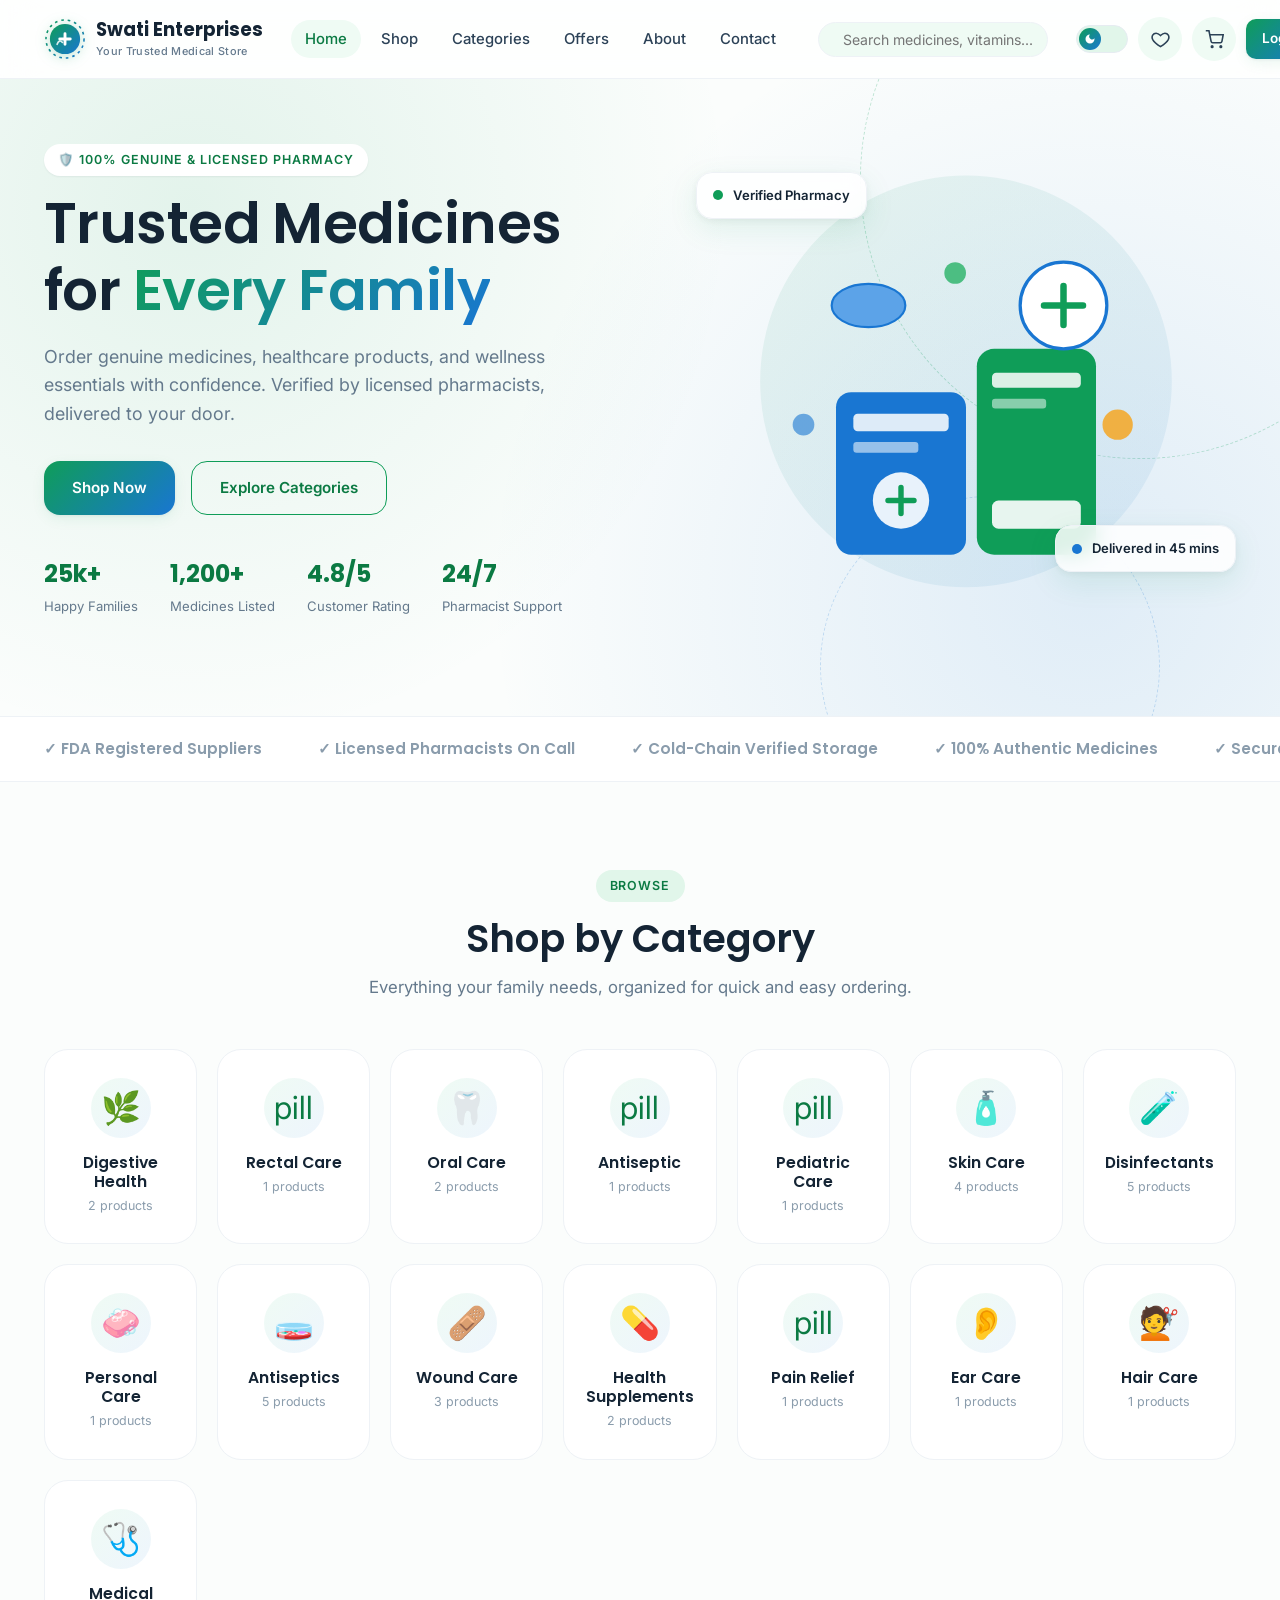
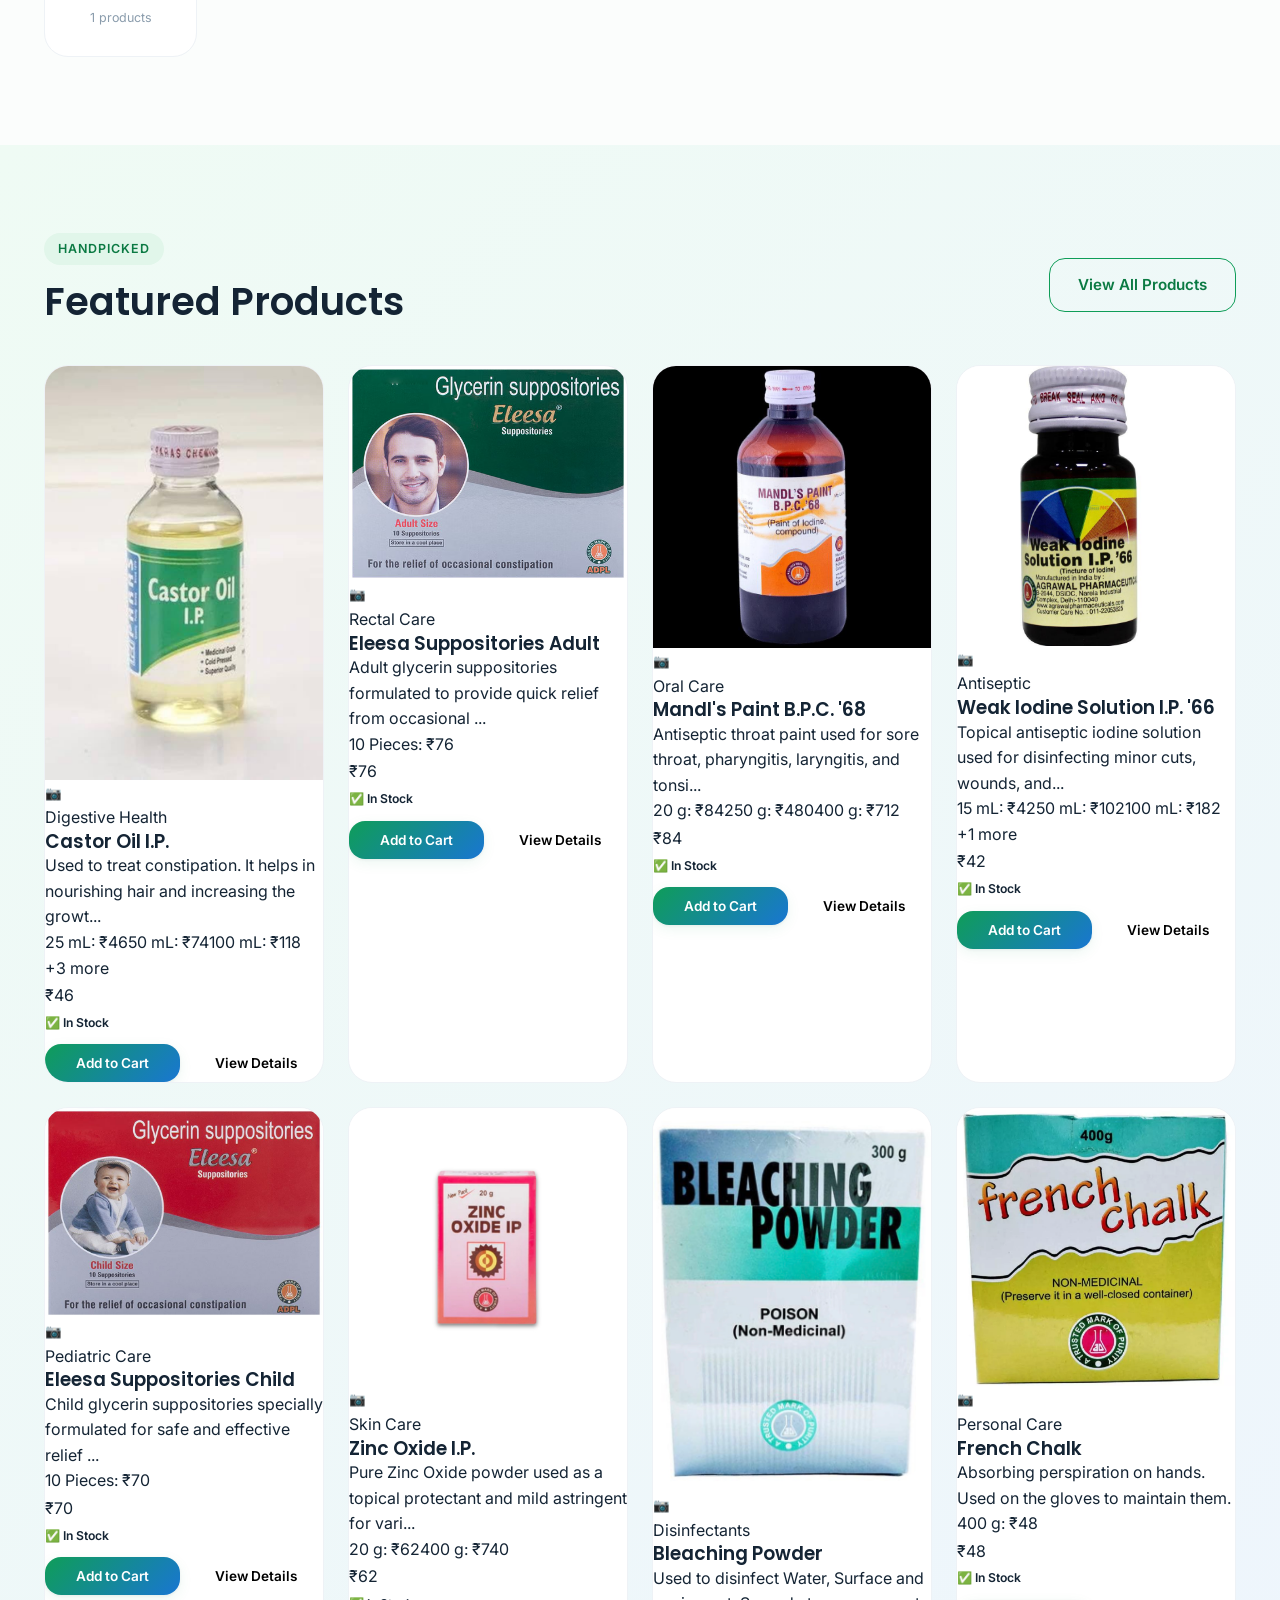
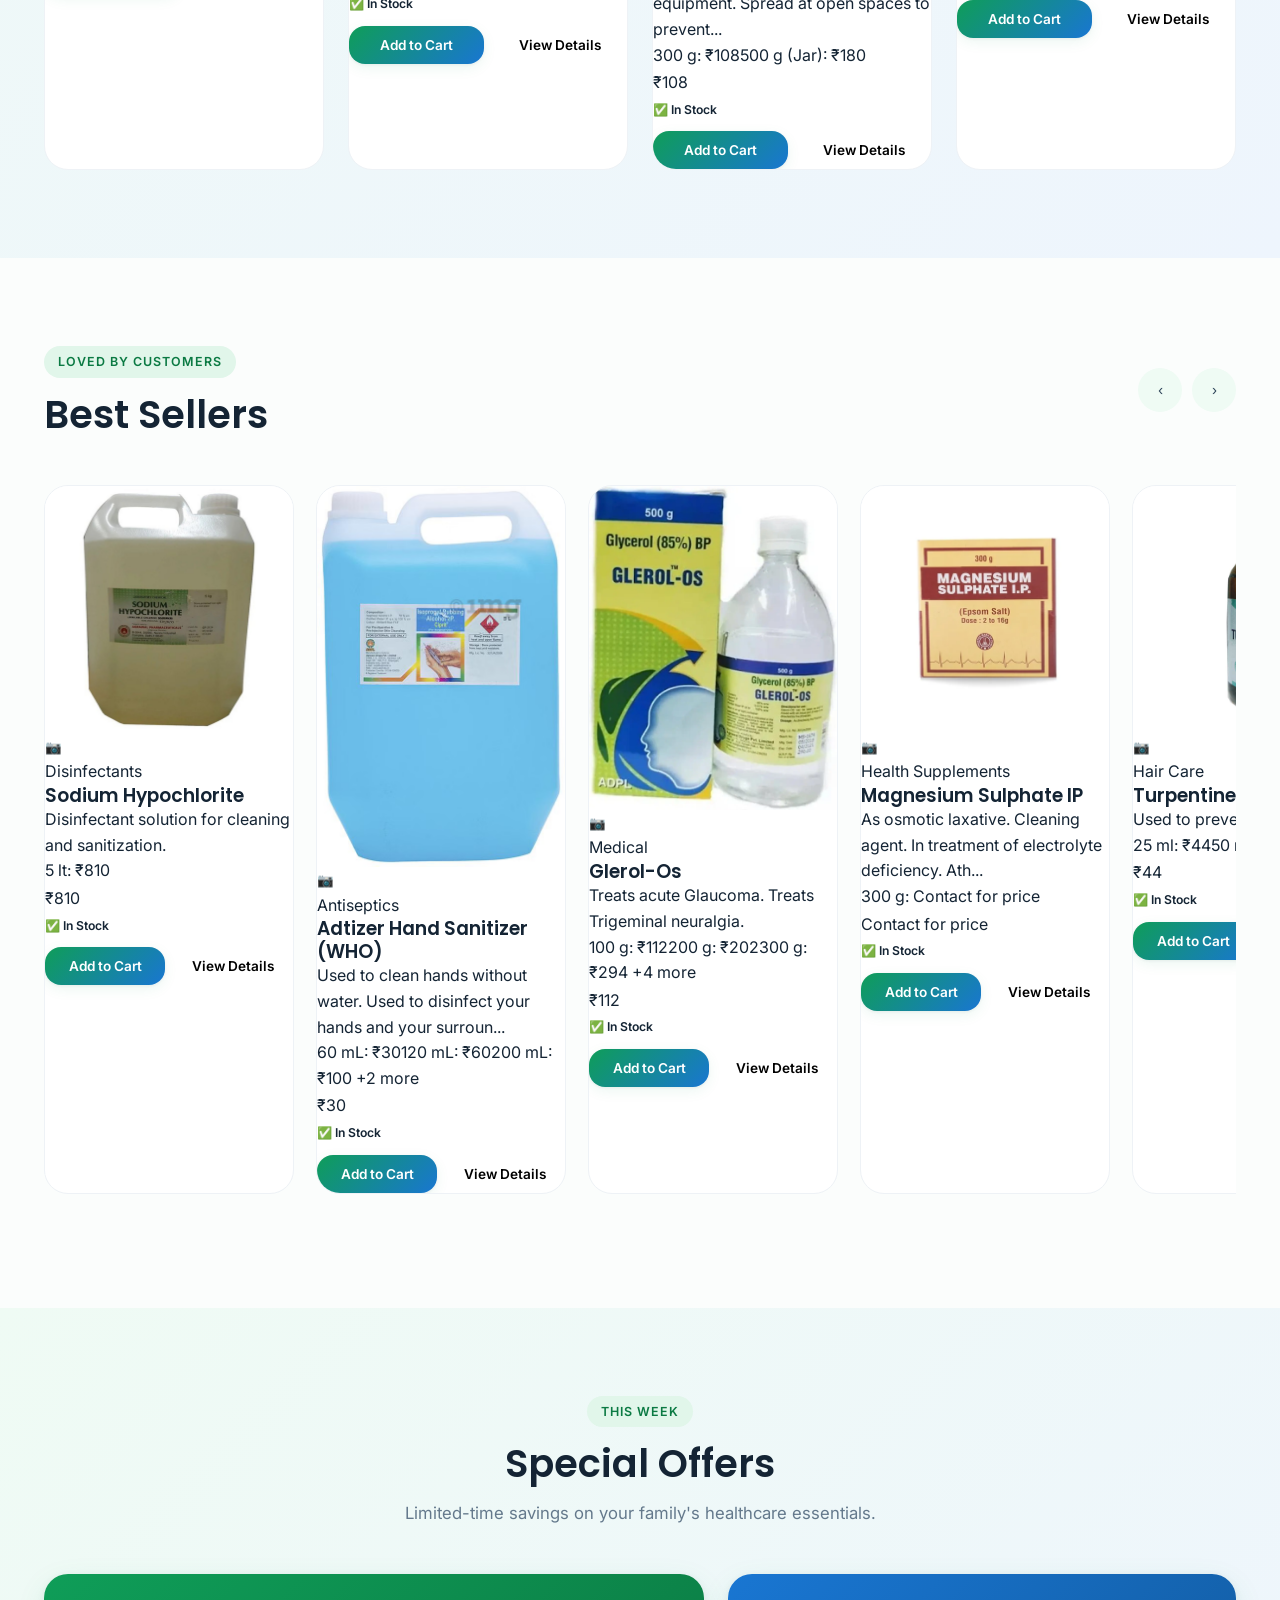
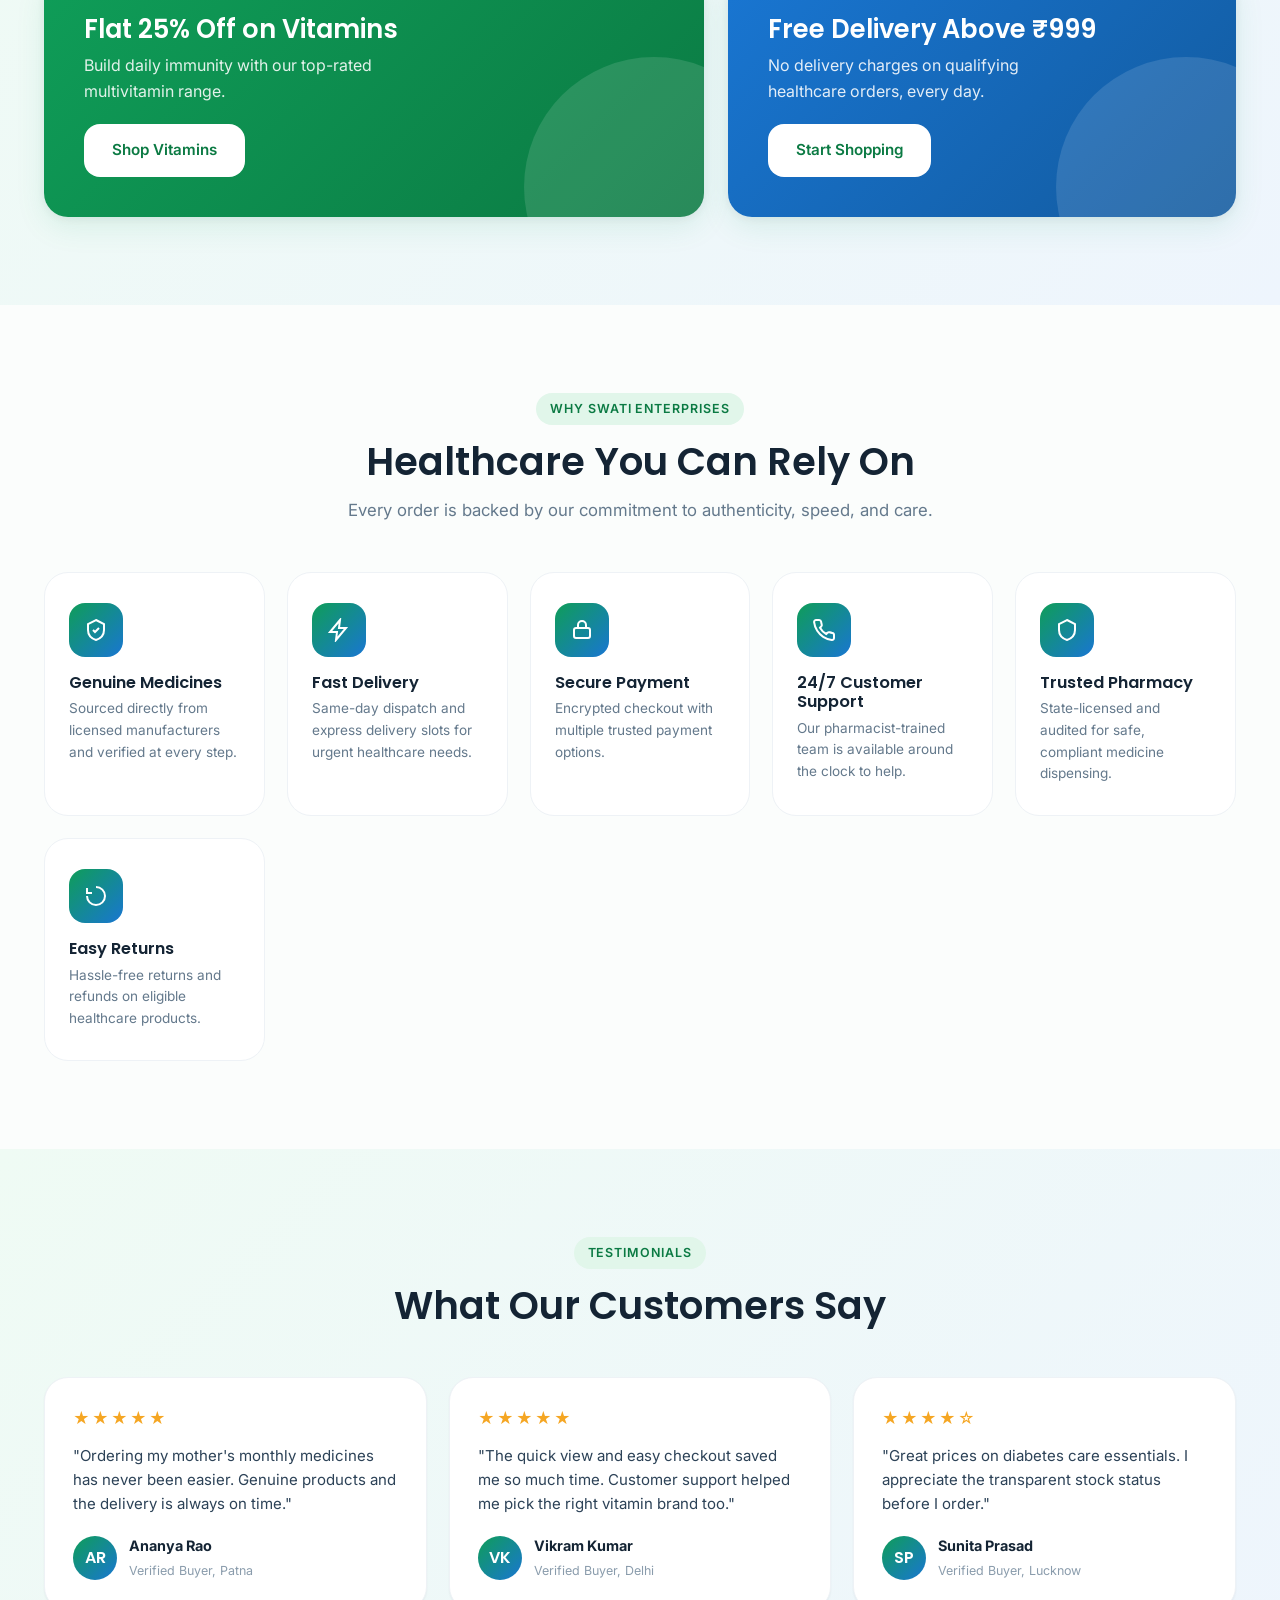
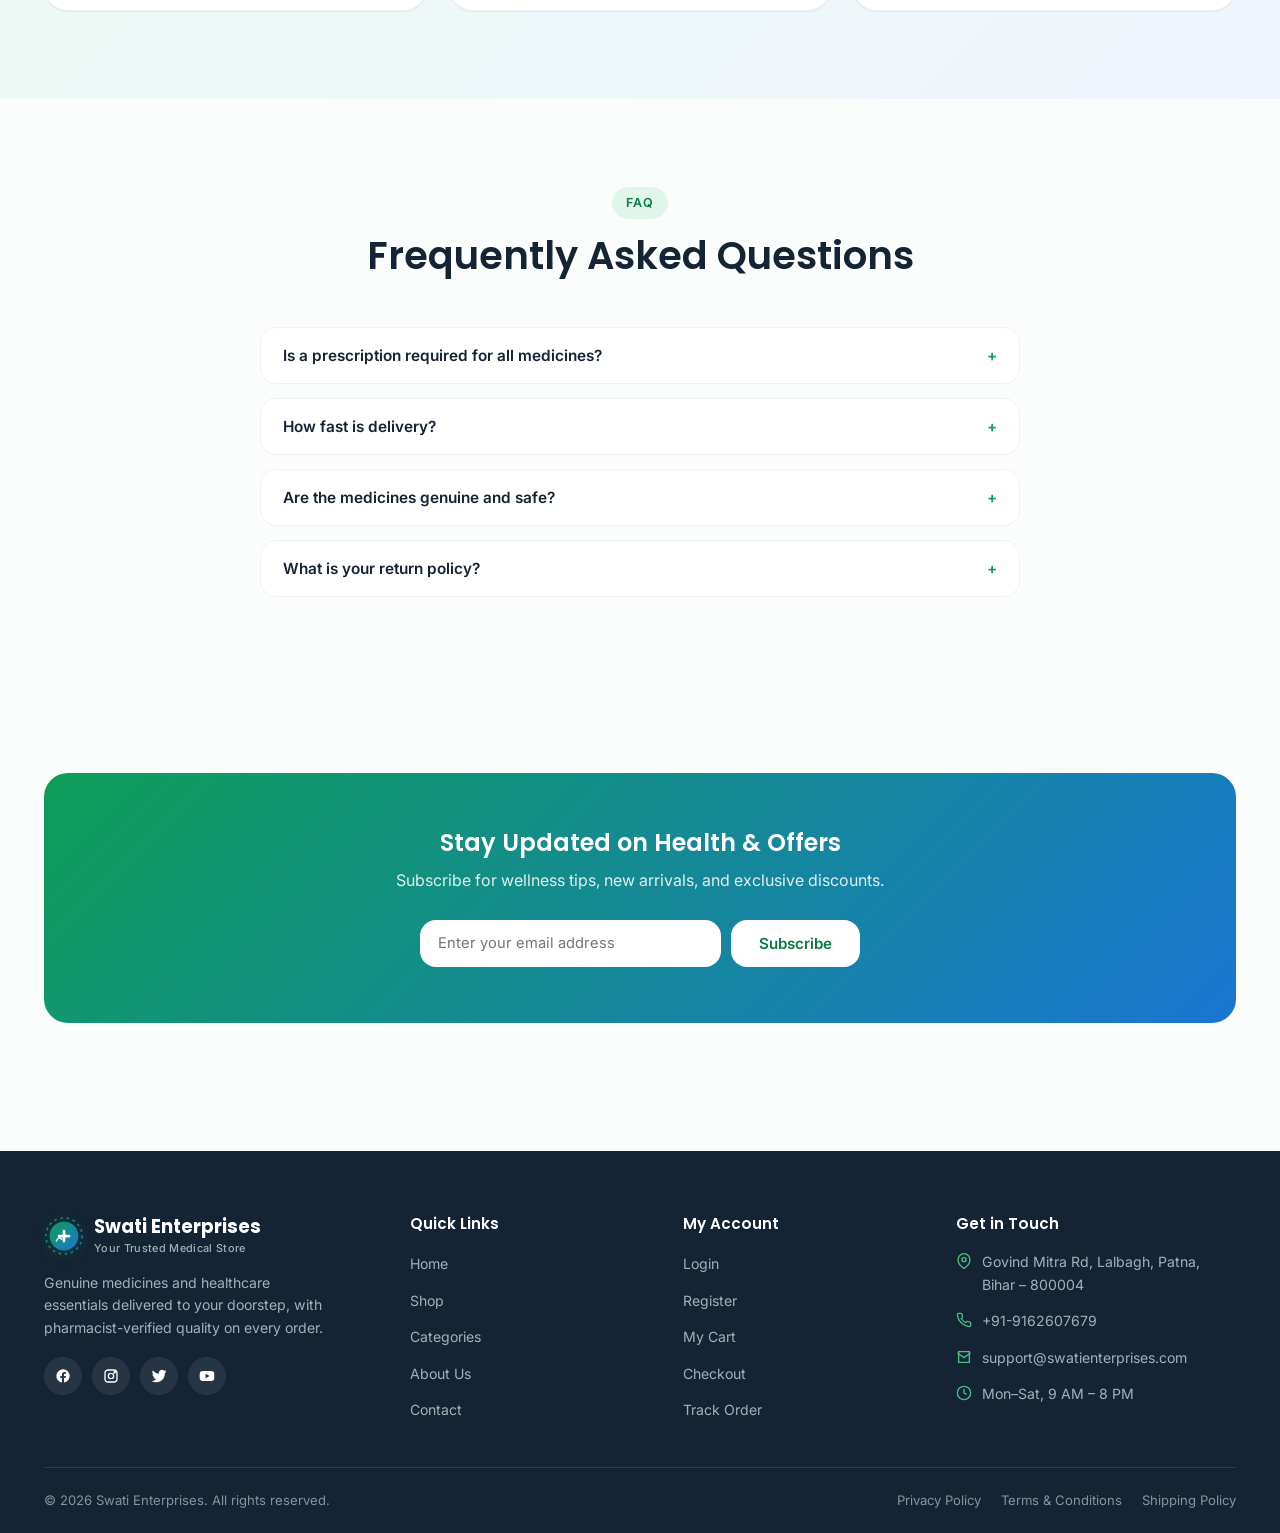
<file: index.html>
<!DOCTYPE html>
<html lang="en">
<head>
<meta charset="UTF-8">
<meta name="viewport" content="width=device-width, initial-scale=1.0">
<title>Home | Swati Enterprises</title>
<meta name="description" content="Swati Enterprises is your trusted online pharmacy for genuine medicines, vitamins, and healthcare essentials with fast, reliable delivery.">
<meta name="theme-color" content="#0F9D58">
<link rel="icon" href="favicon.svg" type="image/svg+xml">
<link rel="preconnect" href="https://fonts.googleapis.com">
<link href="https://fonts.googleapis.com/css2?family=Poppins:wght@400;500;600;700;800&family=Inter:wght@400;500;600;700&display=swap" rel="stylesheet">
<link rel="stylesheet" href="css/style.min.css">
<link rel="stylesheet" href="css/animations.min.css">
<link rel="stylesheet" href="css/responsive.min.css">
</head>
<body data-page="home">
<a href="#main" class="skip-link">Skip to content</a>

<div class="page-loader" id="pageLoader">
  <div class="loader-logo"><svg class="logo-mark" width="60" height="60" viewBox="0 0 64 64" xmlns="http://www.w3.org/2000/svg">
      <defs><linearGradient id="logoGradL" x1="0" y1="0" x2="1" y2="1">
        <stop offset="0%" stop-color="#0F9D58"/><stop offset="100%" stop-color="#1976D2"/>
      </linearGradient></defs>
      <circle cx="32" cy="32" r="29" fill="none" stroke="url(#logoGradL)" stroke-width="2.4" stroke-dasharray="4 6"/>
      <circle cx="32" cy="32" r="23" fill="url(#logoGradL)"/>
      <path d="M24 32 h16 M32 24 v16" stroke="#ffffff" stroke-width="4.4" stroke-linecap="round"/>
      <path d="M20 40 q3 -8 8 -3" stroke="#ffffff" stroke-width="2.6" stroke-linecap="round" fill="none" opacity="0.85"/>
    </svg></div>
  <div class="loader-bar"><span></span></div>
</div>

<header class="navbar" id="navbar">
  <div class="container nav-inner">
    <a href="index.html" class="brand" aria-label="Swati Enterprises home">
      <svg class="logo-mark" width="42" height="42" viewBox="0 0 64 64" xmlns="http://www.w3.org/2000/svg">
      <defs><linearGradient id="logoGradL" x1="0" y1="0" x2="1" y2="1">
        <stop offset="0%" stop-color="#0F9D58"/><stop offset="100%" stop-color="#1976D2"/>
      </linearGradient></defs>
      <circle cx="32" cy="32" r="29" fill="none" stroke="url(#logoGradL)" stroke-width="2.4" stroke-dasharray="4 6"/>
      <circle cx="32" cy="32" r="23" fill="url(#logoGradL)"/>
      <path d="M24 32 h16 M32 24 v16" stroke="#ffffff" stroke-width="4.4" stroke-linecap="round"/>
      <path d="M20 40 q3 -8 8 -3" stroke="#ffffff" stroke-width="2.6" stroke-linecap="round" fill="none" opacity="0.85"/>
    </svg>
      <span><span class="brand-name">Swati Enterprises</span><span class="brand-tag">Your Trusted Medical Store</span></span>
    </a>
    <nav aria-label="Primary">
      <ul class="nav-links" id="navLinks">
        <li><a href="index.html" class="active">Home</a></li>
        <li><a href="shop.html">Shop</a></li>
        <li><a href="categories.html">Categories</a></li>
        <li><a href="shop.html?filter=offers">Offers</a></li>
        <li><a href="about.html">About</a></li>
        <li><a href="contact.html">Contact</a></li>
      </ul>
    </nav>
    <div class="nav-search" role="search">
      <svg width="16" height="16" viewBox="0 0 24 24" fill="none" stroke="currentColor" stroke-width="2"><circle cx="11" cy="11" r="7"/><path d="M21 21l-4.3-4.3"/></svg>
      <input type="text" id="navSearchInput" placeholder="Search medicines, vitamins..." aria-label="Search products" autocomplete="off">
      <div class="search-suggest" id="navSearchSuggest"></div>
    </div>
    <div class="nav-actions">
      <button class="theme-toggle" id="themeToggle" aria-label="Toggle dark mode" title="Toggle dark / light mode">
        <span class="knob">
          <svg width="12" height="12" viewBox="0 0 24 24" fill="currentColor"><path d="M12 3a9 9 0 1 0 9 9c0-.46-.04-.92-.1-1.36A5.4 5.4 0 0 1 12 3z"/></svg>
        </span>
      </button>
      <a href="#" onclick="return false;" class="btn-icon icon-badge" aria-label="Wishlist" title="Wishlist">
        <svg width="19" height="19" viewBox="0 0 24 24" fill="none" stroke="currentColor" stroke-width="2"><path d="M12 21s-7.5-4.6-10-9.3C0.3 7.9 2.6 4 6.4 4c2 0 3.6 1 5.6 3 2-2 3.6-3 5.6-3 3.8 0 6.1 3.9 4.4 7.7C19.5 16.4 12 21 12 21z"/></svg>
        <span class="count" id="wishIconBadge" data-wish-count style="display:none;">0</span>
      </a>
      <a href="cart.html" class="btn-icon icon-badge" aria-label="Cart" title="Cart">
        <svg width="19" height="19" viewBox="0 0 24 24" fill="none" stroke="currentColor" stroke-width="2"><circle cx="9" cy="21" r="1"/><circle cx="20" cy="21" r="1"/><path d="M1 1h4l2.7 13.4a2 2 0 0 0 2 1.6h9.7a2 2 0 0 0 2-1.6L23 6H6"/></svg>
        <span class="count" id="cartIconBadge" data-cart-count style="display:none;">0</span>
      </a>
      <a href="login.html" class="btn btn-primary btn-sm">Login</a>
      <button class="nav-toggle" id="navToggle" aria-label="Toggle menu" aria-expanded="false"><span></span></button>
    </div>
  </div>
</header>

<main id="main">

<section class="hero">
  <div class="hero-ring r1"></div>
  <div class="hero-ring r2"></div>
  <div class="container hero-grid">
    <div class="hero-copy reveal">
      <span class="eyebrow">🛡️ 100% Genuine &amp; Licensed Pharmacy</span>
      <h1>Trusted Medicines for <span class="grad-text">Every Family</span></h1>
      <p>Order genuine medicines, healthcare products, and wellness essentials with confidence. Verified by licensed pharmacists, delivered to your door.</p>
      <div class="hero-cta">
        <a href="shop.html" class="btn btn-primary">Shop Now</a>
        <a href="categories.html" class="btn btn-outline">Explore Categories</a>
      </div>
      <div class="hero-stats">
        <div><strong>25k+</strong><span>Happy Families</span></div>
        <div><strong>1,200+</strong><span>Medicines Listed</span></div>
        <div><strong>4.8/5</strong><span>Customer Rating</span></div>
        <div><strong>24/7</strong><span>Pharmacist Support</span></div>
      </div>
    </div>
    <div class="hero-visual reveal">
      <svg viewBox="0 0 480 440" xmlns="http://www.w3.org/2000/svg">
        <defs>
          <linearGradient id="heroG1" x1="0" y1="0" x2="1" y2="1">
            <stop offset="0%" stop-color="#0F9D58"/><stop offset="100%" stop-color="#1976D2"/>
          </linearGradient>
        </defs>
        <circle cx="240" cy="220" r="190" fill="url(#heroG1)" opacity="0.08"/>
        <rect x="120" y="230" width="120" height="150" rx="14" fill="#1976D2"/>
        <rect x="136" y="250" width="88" height="16" rx="4" fill="#ffffff" opacity="0.85"/>
        <rect x="136" y="276" width="60" height="10" rx="3" fill="#ffffff" opacity="0.55"/>
        <circle cx="180" cy="330" r="26" fill="#ffffff" opacity="0.9"/>
        <path d="M180 318 v24 M168 330 h24" stroke="#0F9D58" stroke-width="5" stroke-linecap="round"/>
        <rect x="250" y="190" width="110" height="190" rx="16" fill="#0F9D58"/>
        <rect x="264" y="212" width="82" height="14" rx="4" fill="#ffffff" opacity="0.85"/>
        <rect x="264" y="236" width="50" height="9" rx="3" fill="#ffffff" opacity="0.5"/>
        <rect x="264" y="330" width="82" height="26" rx="6" fill="#ffffff" opacity="0.9"/>
        <circle cx="330" cy="150" r="40" fill="#ffffff" stroke="#1976D2" stroke-width="3"/>
        <path d="M330 132 v36 M312 150 h36" stroke="#0F9D58" stroke-width="6" stroke-linecap="round"/>
        <ellipse cx="150" cy="150" rx="34" ry="20" fill="#5CA3E8"/>
        <ellipse cx="150" cy="150" rx="34" ry="20" fill="none" stroke="#1976D2" stroke-width="2"/>
        <circle cx="230" cy="120" r="10" fill="#4CBE82"/>
        <circle cx="380" cy="260" r="14" fill="#F5A623" opacity="0.85"/>
        <circle cx="90" cy="260" r="10" fill="#1976D2" opacity="0.6"/>
      </svg>
      <div class="float-card f1"><span class="dot"></span> Verified Pharmacy</div>
      <div class="float-card f2"><span class="dot blue"></span> Delivered in 45 mins</div>
    </div>
  </div>
</section>

<div class="trust-strip">
  <div class="container">
    <div class="trust-track">
      <span>✓ FDA Registered Suppliers</span><span>✓ Licensed Pharmacists On Call</span><span>✓ Cold-Chain Verified Storage</span>
      <span>✓ 100% Authentic Medicines</span><span>✓ Secure Encrypted Payments</span><span>✓ Same-Day City Delivery</span>
      <span>✓ FDA Registered Suppliers</span><span>✓ Licensed Pharmacists On Call</span><span>✓ Cold-Chain Verified Storage</span>
      <span>✓ 100% Authentic Medicines</span><span>✓ Secure Encrypted Payments</span><span>✓ Same-Day City Delivery</span>
    </div>
  </div>
</div>

<section>
  <div class="container">
    <div class="section-head reveal">
      <span class="eyebrow">Browse</span>
      <h2>Shop by Category</h2>
      <p>Everything your family needs, organized for quick and easy ordering.</p>
    </div>
    <div class="cat-grid" id="catGridHome"></div>
  </div>
</section>

<section class="bg-soft">
  <div class="container">
    <div class="divider-row reveal">
      <div class="section-head left" style="margin:0;">
        <span class="eyebrow">Handpicked</span>
        <h2>Featured Products</h2>
      </div>
      <a href="shop.html" class="btn btn-outline">View All Products</a>
    </div>
    <div class="product-grid" id="featuredGrid"></div>
  </div>
</section>

<section>
  <div class="container">
    <div class="divider-row reveal">
      <div class="section-head left" style="margin:0;">
        <span class="eyebrow">Loved by customers</span>
        <h2>Best Sellers</h2>
      </div>
      <div class="slider-nav">
        <button class="btn-icon" id="bsPrev" aria-label="Previous">‹</button>
        <button class="btn-icon" id="bsNext" aria-label="Next">›</button>
      </div>
    </div>
    <div class="slider-wrap">
      <div class="slider-track" id="bestSellerTrack"></div>
    </div>
  </div>
</section>

<section class="bg-soft">
  <div class="container">
    <div class="section-head reveal">
      <span class="eyebrow">This week</span>
      <h2>Special Offers</h2>
      <p>Limited-time savings on your family's healthcare essentials.</p>
    </div>
    <div class="offer-grid reveal">
      <div class="offer-banner b1">
        <h3>Flat 25% Off on Vitamins</h3>
        <p>Build daily immunity with our top-rated multivitamin range.</p>
        <a href="shop.html" class="btn">Shop Vitamins</a>
      </div>
      <div class="offer-banner b2">
        <h3>Free Delivery Above ₹999</h3>
        <p>No delivery charges on qualifying healthcare orders, every day.</p>
        <a href="shop.html" class="btn">Start Shopping</a>
      </div>
    </div>
  </div>
</section>

<section>
  <div class="container">
    <div class="section-head reveal">
      <span class="eyebrow">Why Swati Enterprises</span>
      <h2>Healthcare You Can Rely On</h2>
      <p>Every order is backed by our commitment to authenticity, speed, and care.</p>
    </div>
    <div class="feature-grid reveal">
      <div class="feature-card">
        <div class="feature-icon"><svg width="24" height="24" viewBox="0 0 24 24" fill="none" stroke="#fff" stroke-width="2"><path d="M12 2l8 4v6c0 5-3.5 8.5-8 10-4.5-1.5-8-5-8-10V6z"/><path d="M9 12l2 2 4-4"/></svg></div>
        <h3>Genuine Medicines</h3>
        <p>Sourced directly from licensed manufacturers and verified at every step.</p>
      </div>
      <div class="feature-card">
        <div class="feature-icon"><svg width="24" height="24" viewBox="0 0 24 24" fill="none" stroke="#fff" stroke-width="2"><path d="M13 2 3 14h7l-1 8 10-12h-7z"/></svg></div>
        <h3>Fast Delivery</h3>
        <p>Same-day dispatch and express delivery slots for urgent healthcare needs.</p>
      </div>
      <div class="feature-card">
        <div class="feature-icon"><svg width="24" height="24" viewBox="0 0 24 24" fill="none" stroke="#fff" stroke-width="2"><rect x="4" y="10" width="16" height="10" rx="2"/><path d="M8 10V7a4 4 0 0 1 8 0v3"/></svg></div>
        <h3>Secure Payment</h3>
        <p>Encrypted checkout with multiple trusted payment options.</p>
      </div>
      <div class="feature-card">
        <div class="feature-icon"><svg width="24" height="24" viewBox="0 0 24 24" fill="none" stroke="#fff" stroke-width="2"><path d="M22 16.9v3a2 2 0 0 1-2.2 2 19.8 19.8 0 0 1-8.6-3.1 19.5 19.5 0 0 1-6-6 19.8 19.8 0 0 1-3.1-8.6A2 2 0 0 1 4.1 2h3a2 2 0 0 1 2 1.7c.1.9.3 1.8.6 2.7a2 2 0 0 1-.5 2.1L8 9.7a16 16 0 0 0 6.3 6.3l1.2-1.2a2 2 0 0 1 2.1-.5c.9.3 1.8.5 2.7.6a2 2 0 0 1 1.7 2.1z"/></svg></div>
        <h3>24/7 Customer Support</h3>
        <p>Our pharmacist-trained team is available around the clock to help.</p>
      </div>
      <div class="feature-card">
        <div class="feature-icon"><svg width="24" height="24" viewBox="0 0 24 24" fill="none" stroke="#fff" stroke-width="2"><path d="M12 2l8 4v6c0 5-3.5 8.5-8 10-4.5-1.5-8-5-8-10V6z"/></svg></div>
        <h3>Trusted Pharmacy</h3>
        <p>State-licensed and audited for safe, compliant medicine dispensing.</p>
      </div>
      <div class="feature-card">
        <div class="feature-icon"><svg width="24" height="24" viewBox="0 0 24 24" fill="none" stroke="#fff" stroke-width="2"><path d="M3 12a9 9 0 1 0 9-9"/><path d="M3 4v5h5"/></svg></div>
        <h3>Easy Returns</h3>
        <p>Hassle-free returns and refunds on eligible healthcare products.</p>
      </div>
    </div>
  </div>
</section>

<section class="bg-soft">
  <div class="container">
    <div class="section-head reveal">
      <span class="eyebrow">Testimonials</span>
      <h2>What Our Customers Say</h2>
    </div>
    <div class="testi-grid reveal">
      <div class="testi-card">
        <div class="testi-stars">★★★★★</div>
        <p>"Ordering my mother's monthly medicines has never been easier. Genuine products and the delivery is always on time."</p>
        <div class="testi-user"><div class="testi-avatar">AR</div><div><strong>Ananya Rao</strong><span>Verified Buyer, Patna</span></div></div>
      </div>
      <div class="testi-card">
        <div class="testi-stars">★★★★★</div>
        <p>"The quick view and easy checkout saved me so much time. Customer support helped me pick the right vitamin brand too."</p>
        <div class="testi-user"><div class="testi-avatar">VK</div><div><strong>Vikram Kumar</strong><span>Verified Buyer, Delhi</span></div></div>
      </div>
      <div class="testi-card">
        <div class="testi-stars">★★★★☆</div>
        <p>"Great prices on diabetes care essentials. I appreciate the transparent stock status before I order."</p>
        <div class="testi-user"><div class="testi-avatar">SP</div><div><strong>Sunita Prasad</strong><span>Verified Buyer, Lucknow</span></div></div>
      </div>
    </div>
  </div>
</section>

<section>
  <div class="container">
    <div class="section-head reveal">
      <span class="eyebrow">FAQ</span>
      <h2>Frequently Asked Questions</h2>
    </div>
    <div class="faq-list reveal">
      <div class="faq-item">
        <button class="faq-q">Is a prescription required for all medicines? <span class="plus">+</span></button>
        <div class="faq-a"><p>Prescription-only medicines require a valid upload during checkout. Over-the-counter wellness products can be ordered freely.</p></div>
      </div>
      <div class="faq-item">
        <button class="faq-q">How fast is delivery? <span class="plus">+</span></button>
        <div class="faq-a"><p>Most orders are delivered within 45 minutes to 24 hours depending on your location and product availability.</p></div>
      </div>
      <div class="faq-item">
        <button class="faq-q">Are the medicines genuine and safe? <span class="plus">+</span></button>
        <div class="faq-a"><p>Yes. Every product is sourced from licensed distributors and checked by our in-house pharmacist team before dispatch.</p></div>
      </div>
      <div class="faq-item">
        <button class="faq-q">What is your return policy? <span class="plus">+</span></button>
        <div class="faq-a"><p>Unopened, undamaged products can be returned within 7 days. Medicines are non-returnable once the seal is broken, per pharmacy regulation.</p></div>
      </div>
    </div>
  </div>
</section>

<section>
  <div class="container">
    <div class="newsletter reveal">
      <h2>Stay Updated on Health &amp; Offers</h2>
      <p>Subscribe for wellness tips, new arrivals, and exclusive discounts.</p>
      <form class="newsletter-form" id="newsletterForm">
        <input type="email" placeholder="Enter your email address" required aria-label="Email address">
        <button class="btn" type="submit">Subscribe</button>
      </form>
    </div>
  </div>
</section>

</main>

<footer class="footer">
  <div class="container">
    <div class="footer-grid">
      <div class="footer-brand">
        <a href="index.html" class="brand">
          <svg class="logo-mark" width="40" height="40" viewBox="0 0 64 64" xmlns="http://www.w3.org/2000/svg">
      <defs><linearGradient id="logoGradL" x1="0" y1="0" x2="1" y2="1">
        <stop offset="0%" stop-color="#0F9D58"/><stop offset="100%" stop-color="#1976D2"/>
      </linearGradient></defs>
      <circle cx="32" cy="32" r="29" fill="none" stroke="url(#logoGradL)" stroke-width="2.4" stroke-dasharray="4 6"/>
      <circle cx="32" cy="32" r="23" fill="url(#logoGradL)"/>
      <path d="M24 32 h16 M32 24 v16" stroke="#ffffff" stroke-width="4.4" stroke-linecap="round"/>
      <path d="M20 40 q3 -8 8 -3" stroke="#ffffff" stroke-width="2.6" stroke-linecap="round" fill="none" opacity="0.85"/>
    </svg>
          <span><span class="brand-name">Swati Enterprises</span><span class="brand-tag">Your Trusted Medical Store</span></span>
        </a>
        <p class="desc">Genuine medicines and healthcare essentials delivered to your doorstep, with pharmacist-verified quality on every order.</p>
        <div class="social-row">
          <a href="#" aria-label="Facebook"><svg width="16" height="16" viewBox="0 0 24 24" fill="#fff"><path d="M22 12a10 10 0 1 0-11.6 9.9v-7H7.9V12h2.5V9.8c0-2.5 1.5-3.9 3.8-3.9 1.1 0 2.2.2 2.2.2v2.4h-1.3c-1.2 0-1.6.8-1.6 1.6V12h2.8l-.4 2.9h-2.4v7A10 10 0 0 0 22 12z"/></svg></a>
          <a href="#" aria-label="Instagram"><svg width="16" height="16" viewBox="0 0 24 24" fill="none" stroke="#fff" stroke-width="2"><rect x="3" y="3" width="18" height="18" rx="5"/><circle cx="12" cy="12" r="4"/><circle cx="17.5" cy="6.5" r="1"/></svg></a>
          <a href="#" aria-label="Twitter"><svg width="16" height="16" viewBox="0 0 24 24" fill="#fff"><path d="M23 4.9a9.3 9.3 0 0 1-2.6.7 4.5 4.5 0 0 0 2-2.5c-.9.5-1.9.9-2.9 1.1A4.5 4.5 0 0 0 11.9 8.5 12.8 12.8 0 0 1 2.7 3.8a4.5 4.5 0 0 0 1.4 6 4.4 4.4 0 0 1-2-.6v.1a4.5 4.5 0 0 0 3.6 4.4 4.5 4.5 0 0 1-2 .1 4.5 4.5 0 0 0 4.2 3.1A9 9 0 0 1 1 19.5a12.8 12.8 0 0 0 6.9 2c8.3 0 12.8-6.9 12.8-12.8v-.6A9.2 9.2 0 0 0 23 4.9z"/></svg></a>
          <a href="#" aria-label="YouTube"><svg width="16" height="16" viewBox="0 0 24 24" fill="#fff"><path d="M23 12s0-3.4-.4-5a3 3 0 0 0-2.1-2C18.9 4.5 12 4.5 12 4.5s-6.9 0-8.5.5a3 3 0 0 0-2.1 2C1 8.6 1 12 1 12s0 3.4.4 5a3 3 0 0 0 2.1 2c1.6.5 8.5.5 8.5.5s6.9 0 8.5-.5a3 3 0 0 0 2.1-2c.4-1.6.4-5 .4-5zM9.8 15.5v-7l6 3.5z"/></svg></a>
        </div>
      </div>
      <div>
        <h4>Quick Links</h4>
        <ul class="footer-links">
          <li><a href="index.html">Home</a></li>
          <li><a href="shop.html">Shop</a></li>
          <li><a href="categories.html">Categories</a></li>
          <li><a href="about.html">About Us</a></li>
          <li><a href="contact.html">Contact</a></li>
        </ul>
      </div>
      <div>
        <h4>My Account</h4>
        <ul class="footer-links">
          <li><a href="login.html">Login</a></li>
          <li><a href="register.html">Register</a></li>
          <li><a href="cart.html">My Cart</a></li>
          <li><a href="checkout.html">Checkout</a></li>
          <li><a href="contact.html">Track Order</a></li>
        </ul>
      </div>
      <div>
        <h4>Get in Touch</h4>
        <ul class="footer-contact">
          <li><svg width="16" height="16" viewBox="0 0 24 24" fill="none" stroke="currentColor" stroke-width="2"><path d="M21 10c0 7-9 13-9 13S3 17 3 10a9 9 0 0 1 18 0z"/><circle cx="12" cy="10" r="3"/></svg> Govind Mitra Rd, Lalbagh, Patna, Bihar – 800004</li>
          <li><svg width="16" height="16" viewBox="0 0 24 24" fill="none" stroke="currentColor" stroke-width="2"><path d="M22 16.9v3a2 2 0 0 1-2.2 2 19.8 19.8 0 0 1-8.6-3.1 19.5 19.5 0 0 1-6-6 19.8 19.8 0 0 1-3.1-8.6A2 2 0 0 1 4.1 2h3a2 2 0 0 1 2 1.7c.1.9.3 1.8.6 2.7a2 2 0 0 1-.5 2.1L8 9.7a16 16 0 0 0 6.3 6.3l1.2-1.2a2 2 0 0 1 2.1-.5c.9.3 1.8.5 2.7.6a2 2 0 0 1 1.7 2.1z"/></svg> +91-9162607679</li>
          <li><svg width="16" height="16" viewBox="0 0 24 24" fill="none" stroke="currentColor" stroke-width="2"><path d="M4 4h16v16H4z"/><path d="M22 6l-10 7L2 6"/></svg> support@swatienterprises.com</li>
          <li><svg width="16" height="16" viewBox="0 0 24 24" fill="none" stroke="currentColor" stroke-width="2"><circle cx="12" cy="12" r="10"/><path d="M12 6v6l4 2"/></svg> Mon–Sat, 9 AM – 8 PM</li>
        </ul>
      </div>
    </div>
    <div class="footer-bottom">
      <span>© 2026 Swati Enterprises. All rights reserved.</span>
      <div class="legal">
        <a href="#">Privacy Policy</a>
        <a href="#">Terms &amp; Conditions</a>
        <a href="#">Shipping Policy</a>
      </div>
    </div>
  </div>
</footer>

<div class="modal-overlay" id="quickViewOverlay">
  <div class="modal-box">
    <button class="modal-close" id="quickViewClose" aria-label="Close quick view">✕</button>
    <div id="quickViewBody"></div>
  </div>
</div>

<div class="toast-stack" id="toastStack"></div>
<button class="scroll-top" id="scrollTopBtn" aria-label="Scroll to top">
  <svg width="18" height="18" viewBox="0 0 24 24" fill="none" stroke="currentColor" stroke-width="2.4"><path d="M12 19V5M5 12l7-7 7 7"/></svg>
</button>

<script src="js/products.min.js"></script>
<script src="js/wishlist.min.js"></script>
<script src="js/cart.min.js"></script>
<script src="js/search.min.js"></script>
<script src="js/app.min.js"></script>
<script>
document.addEventListener("DOMContentLoaded", () => {
  // Category cards
  const cats = [...new Set(PRODUCTS.map(p => p.category))];
  const catGrid = document.getElementById("catGridHome");
  catGrid.innerHTML = cats.map(c => {
    const count = getProductsByCategory(c).length;
    const iconKey = CATEGORY_ICONS[c] || "pill";
    return `<a href="shop.html?category=${encodeURIComponent(c)}" class="cat-card reveal in">
      <div class="cat-icon">${categoryIconSVG(iconKey)}</div>
      <h3>${c}</h3><p>${count} products</p>
    </a>`;
  }).join("");

  // Featured products (first 8 in the catalog)
  renderGrid(document.getElementById("featuredGrid"), PRODUCTS.slice(0, 8));

  // Best sellers slider (remaining catalog items, most recently added first)
  const bs = [...PRODUCTS].reverse().slice(0, 8);
  document.getElementById("bestSellerTrack").innerHTML = bs.map(renderProductCard).join("");
  bindSlider("bestSellerTrack", "bsPrev", "bsNext");
});
</script>
</body>
</html>
</file>
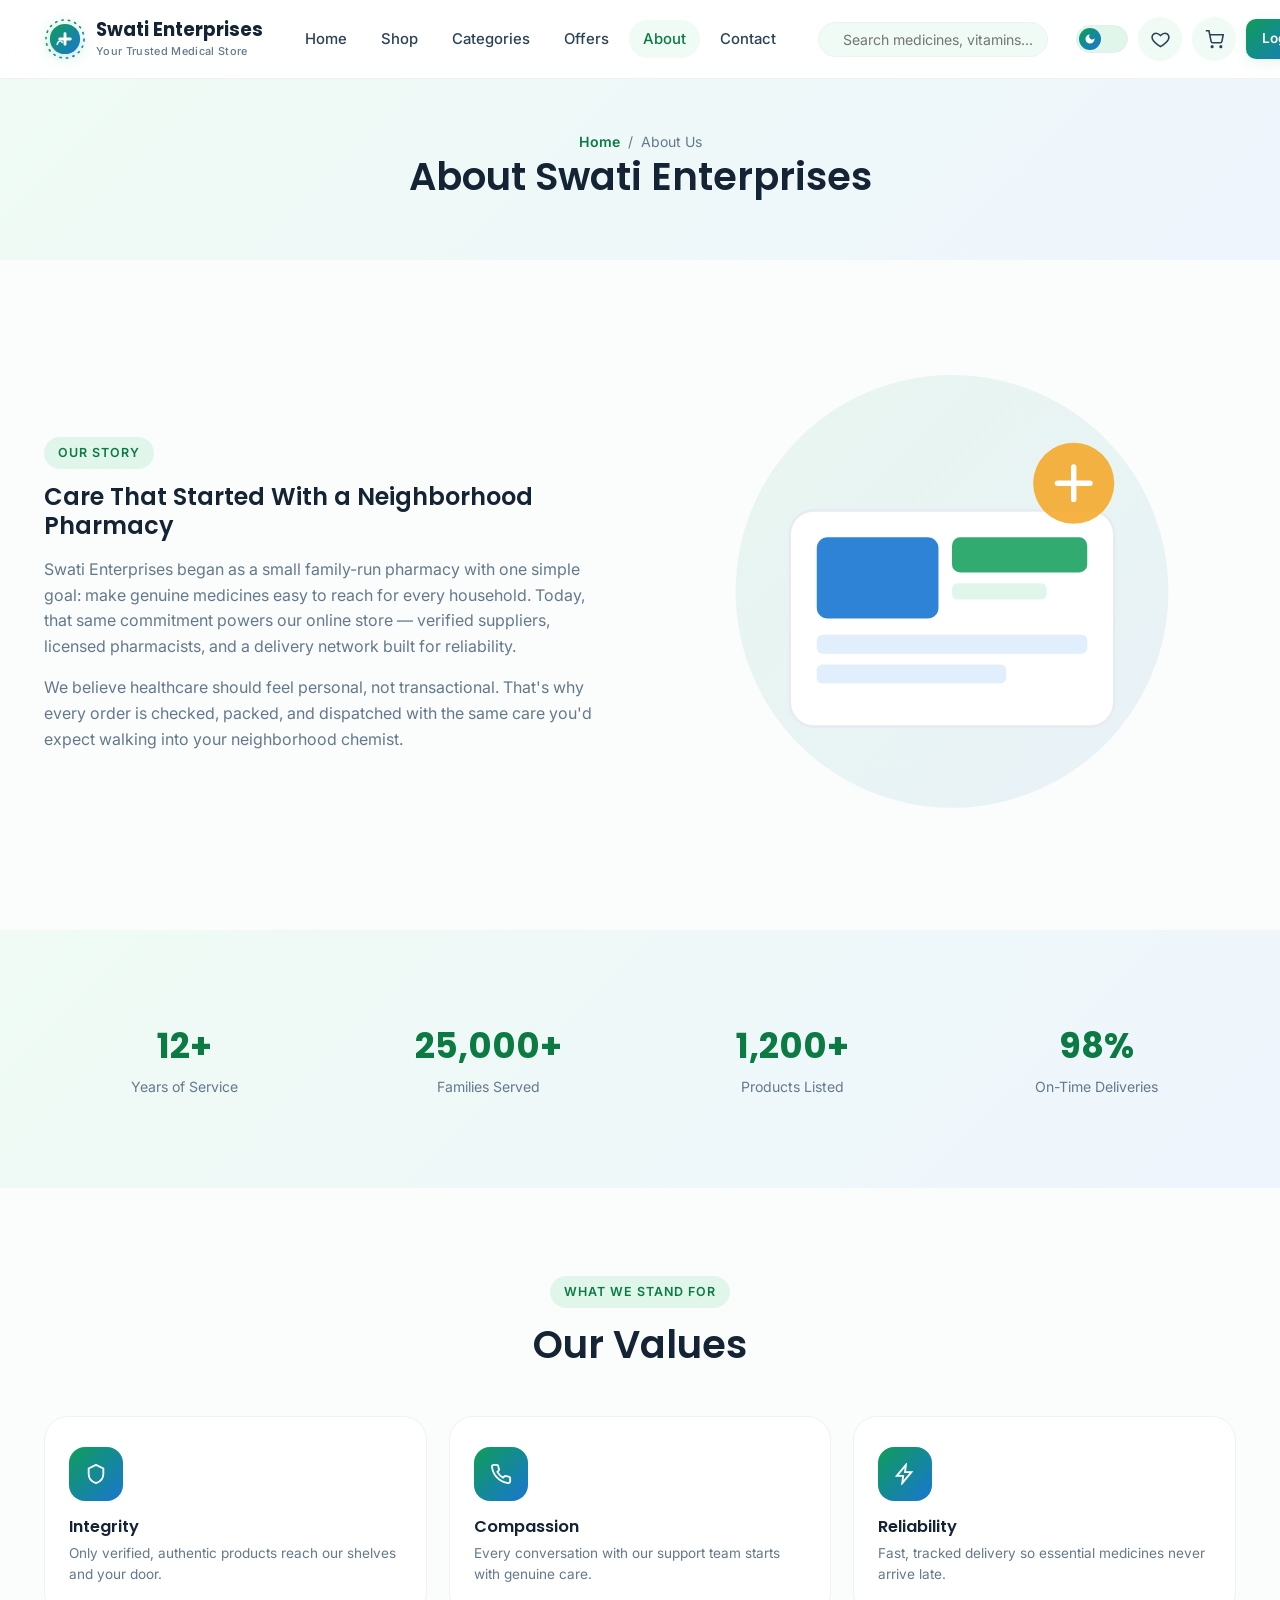
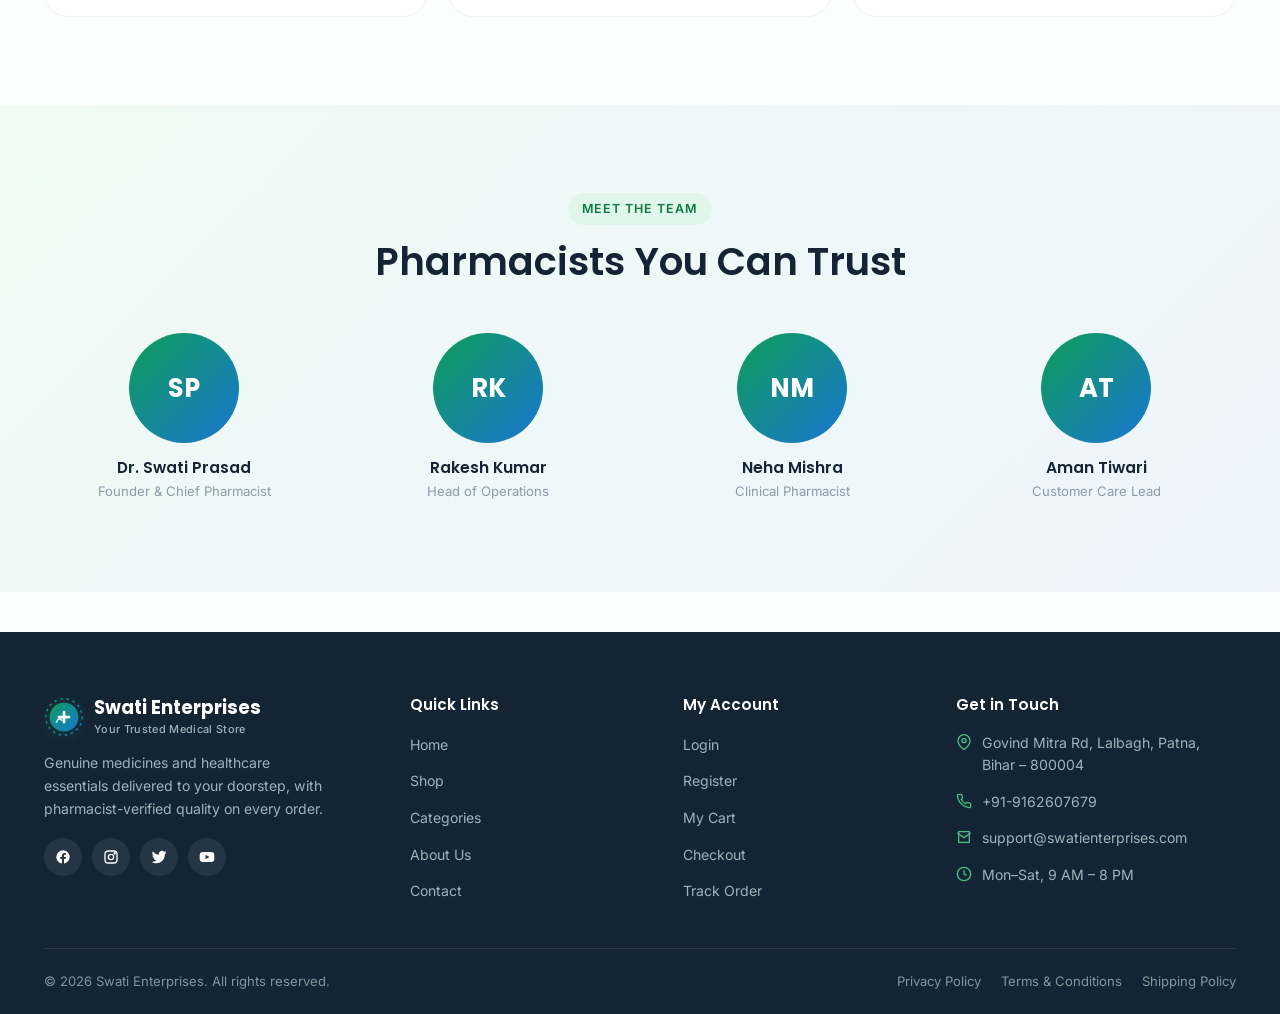
<file: about.html>
<!DOCTYPE html>
<html lang="en">
<head>
<meta charset="UTF-8">
<meta name="viewport" content="width=device-width, initial-scale=1.0">
<title>About Us | Swati Enterprises</title>
<meta name="description" content="Learn about Swati Enterprises — a trusted, licensed pharmacy delivering genuine medicines and healthcare essentials since our founding.">
<meta name="theme-color" content="#0F9D58">
<link rel="icon" href="favicon.svg" type="image/svg+xml">
<link rel="preconnect" href="https://fonts.googleapis.com">
<link href="https://fonts.googleapis.com/css2?family=Poppins:wght@400;500;600;700;800&family=Inter:wght@400;500;600;700&display=swap" rel="stylesheet">
<link rel="stylesheet" href="css/style.min.css">
<link rel="stylesheet" href="css/animations.min.css">
<link rel="stylesheet" href="css/responsive.min.css">
</head>
<body data-page="about">
<a href="#main" class="skip-link">Skip to content</a>

<div class="page-loader" id="pageLoader">
  <div class="loader-logo"><svg class="logo-mark" width="60" height="60" viewBox="0 0 64 64" xmlns="http://www.w3.org/2000/svg">
      <defs><linearGradient id="logoGradL" x1="0" y1="0" x2="1" y2="1">
        <stop offset="0%" stop-color="#0F9D58"/><stop offset="100%" stop-color="#1976D2"/>
      </linearGradient></defs>
      <circle cx="32" cy="32" r="29" fill="none" stroke="url(#logoGradL)" stroke-width="2.4" stroke-dasharray="4 6"/>
      <circle cx="32" cy="32" r="23" fill="url(#logoGradL)"/>
      <path d="M24 32 h16 M32 24 v16" stroke="#ffffff" stroke-width="4.4" stroke-linecap="round"/>
      <path d="M20 40 q3 -8 8 -3" stroke="#ffffff" stroke-width="2.6" stroke-linecap="round" fill="none" opacity="0.85"/>
    </svg></div>
  <div class="loader-bar"><span></span></div>
</div>

<header class="navbar" id="navbar">
  <div class="container nav-inner">
    <a href="index.html" class="brand" aria-label="Swati Enterprises home">
      <svg class="logo-mark" width="42" height="42" viewBox="0 0 64 64" xmlns="http://www.w3.org/2000/svg">
      <defs><linearGradient id="logoGradL" x1="0" y1="0" x2="1" y2="1">
        <stop offset="0%" stop-color="#0F9D58"/><stop offset="100%" stop-color="#1976D2"/>
      </linearGradient></defs>
      <circle cx="32" cy="32" r="29" fill="none" stroke="url(#logoGradL)" stroke-width="2.4" stroke-dasharray="4 6"/>
      <circle cx="32" cy="32" r="23" fill="url(#logoGradL)"/>
      <path d="M24 32 h16 M32 24 v16" stroke="#ffffff" stroke-width="4.4" stroke-linecap="round"/>
      <path d="M20 40 q3 -8 8 -3" stroke="#ffffff" stroke-width="2.6" stroke-linecap="round" fill="none" opacity="0.85"/>
    </svg>
      <span><span class="brand-name">Swati Enterprises</span><span class="brand-tag">Your Trusted Medical Store</span></span>
    </a>
    <nav aria-label="Primary">
      <ul class="nav-links" id="navLinks">
        <li><a href="index.html">Home</a></li>
        <li><a href="shop.html">Shop</a></li>
        <li><a href="categories.html">Categories</a></li>
        <li><a href="shop.html?filter=offers">Offers</a></li>
        <li><a href="about.html" class="active">About</a></li>
        <li><a href="contact.html">Contact</a></li>
      </ul>
    </nav>
    <div class="nav-search" role="search">
      <svg width="16" height="16" viewBox="0 0 24 24" fill="none" stroke="currentColor" stroke-width="2"><circle cx="11" cy="11" r="7"/><path d="M21 21l-4.3-4.3"/></svg>
      <input type="text" id="navSearchInput" placeholder="Search medicines, vitamins..." aria-label="Search products" autocomplete="off">
      <div class="search-suggest" id="navSearchSuggest"></div>
    </div>
    <div class="nav-actions">
      <button class="theme-toggle" id="themeToggle" aria-label="Toggle dark mode" title="Toggle dark / light mode">
        <span class="knob">
          <svg width="12" height="12" viewBox="0 0 24 24" fill="currentColor"><path d="M12 3a9 9 0 1 0 9 9c0-.46-.04-.92-.1-1.36A5.4 5.4 0 0 1 12 3z"/></svg>
        </span>
      </button>
      <a href="#" onclick="return false;" class="btn-icon icon-badge" aria-label="Wishlist" title="Wishlist">
        <svg width="19" height="19" viewBox="0 0 24 24" fill="none" stroke="currentColor" stroke-width="2"><path d="M12 21s-7.5-4.6-10-9.3C0.3 7.9 2.6 4 6.4 4c2 0 3.6 1 5.6 3 2-2 3.6-3 5.6-3 3.8 0 6.1 3.9 4.4 7.7C19.5 16.4 12 21 12 21z"/></svg>
        <span class="count" id="wishIconBadge" data-wish-count style="display:none;">0</span>
      </a>
      <a href="cart.html" class="btn-icon icon-badge" aria-label="Cart" title="Cart">
        <svg width="19" height="19" viewBox="0 0 24 24" fill="none" stroke="currentColor" stroke-width="2"><circle cx="9" cy="21" r="1"/><circle cx="20" cy="21" r="1"/><path d="M1 1h4l2.7 13.4a2 2 0 0 0 2 1.6h9.7a2 2 0 0 0 2-1.6L23 6H6"/></svg>
        <span class="count" id="cartIconBadge" data-cart-count style="display:none;">0</span>
      </a>
      <a href="login.html" class="btn btn-primary btn-sm">Login</a>
      <button class="nav-toggle" id="navToggle" aria-label="Toggle menu" aria-expanded="false"><span></span></button>
    </div>
  </div>
</header>

<main id="main">

<section class="page-banner">
  <div class="container">
    <div class="breadcrumb"><a href="index.html">Home</a> / <span>About Us</span></div>
    <h1>About Swati Enterprises</h1>
  </div>
</section>

<section>
  <div class="container two-col">
    <div class="reveal">
      <span class="eyebrow">Our Story</span>
      <h2 style="margin-bottom:16px;">Care That Started With a Neighborhood Pharmacy</h2>
      <p style="color:var(--slate-2);margin-bottom:16px;">Swati Enterprises began as a small family-run pharmacy with one simple goal: make genuine medicines easy to reach for every household. Today, that same commitment powers our online store — verified suppliers, licensed pharmacists, and a delivery network built for reliability.</p>
      <p style="color:var(--slate-2);">We believe healthcare should feel personal, not transactional. That's why every order is checked, packed, and dispatched with the same care you'd expect walking into your neighborhood chemist.</p>
    </div>
    <div class="reveal">
      <svg viewBox="0 0 420 360" xmlns="http://www.w3.org/2000/svg">
        <circle cx="210" cy="180" r="160" fill="url(#logoGrad2)" opacity="0.08"/>
        <defs><linearGradient id="logoGrad2" x1="0" y1="0" x2="1" y2="1"><stop offset="0%" stop-color="#0F9D58"/><stop offset="100%" stop-color="#1976D2"/></linearGradient></defs>
        <rect x="90" y="120" width="240" height="160" rx="18" fill="#ffffff" stroke="#E6ECF1" stroke-width="2"/>
        <rect x="110" y="140" width="90" height="60" rx="8" fill="#1976D2" opacity="0.9"/>
        <rect x="210" y="140" width="100" height="26" rx="6" fill="#0F9D58" opacity="0.85"/>
        <rect x="210" y="174" width="70" height="12" rx="4" fill="#E1F6EA"/>
        <rect x="110" y="212" width="200" height="14" rx="4" fill="#E1EEFB"/>
        <rect x="110" y="234" width="140" height="14" rx="4" fill="#E1EEFB"/>
        <circle cx="300" cy="100" r="30" fill="#F5A623" opacity="0.85"/>
        <path d="M300 88 v24 M288 100 h24" stroke="#fff" stroke-width="4" stroke-linecap="round"/>
      </svg>
    </div>
  </div>
</section>

<section class="bg-soft">
  <div class="container">
    <div class="stat-strip reveal">
      <div><strong>12+</strong><span>Years of Service</span></div>
      <div><strong>25,000+</strong><span>Families Served</span></div>
      <div><strong>1,200+</strong><span>Products Listed</span></div>
      <div><strong>98%</strong><span>On-Time Deliveries</span></div>
    </div>
  </div>
</section>

<section>
  <div class="container">
    <div class="section-head reveal"><span class="eyebrow">What We Stand For</span><h2>Our Values</h2></div>
    <div class="value-grid reveal">
      <div class="feature-card"><div class="feature-icon"><svg width="22" height="22" viewBox="0 0 24 24" fill="none" stroke="#fff" stroke-width="2"><path d="M12 2l8 4v6c0 5-3.5 8.5-8 10-4.5-1.5-8-5-8-10V6z"/></svg></div><h3>Integrity</h3><p>Only verified, authentic products reach our shelves and your door.</p></div>
      <div class="feature-card"><div class="feature-icon"><svg width="22" height="22" viewBox="0 0 24 24" fill="none" stroke="#fff" stroke-width="2"><path d="M22 16.9v3a2 2 0 0 1-2.2 2 19.8 19.8 0 0 1-8.6-3.1 19.5 19.5 0 0 1-6-6A19.8 19.8 0 0 1 2.1 4.2 2 2 0 0 1 4.1 2h3a2 2 0 0 1 2 1.7c.1.9.3 1.8.6 2.7a2 2 0 0 1-.5 2.1L8 9.7a16 16 0 0 0 6.3 6.3l1.2-1.2a2 2 0 0 1 2.1-.5c.9.3 1.8.5 2.7.6a2 2 0 0 1 1.7 2.1z"/></svg></div><h3>Compassion</h3><p>Every conversation with our support team starts with genuine care.</p></div>
      <div class="feature-card"><div class="feature-icon"><svg width="22" height="22" viewBox="0 0 24 24" fill="none" stroke="#fff" stroke-width="2"><path d="M13 2 3 14h7l-1 8 10-12h-7z"/></svg></div><h3>Reliability</h3><p>Fast, tracked delivery so essential medicines never arrive late.</p></div>
    </div>
  </div>
</section>

<section class="bg-soft">
  <div class="container">
    <div class="section-head reveal"><span class="eyebrow">Meet the Team</span><h2>Pharmacists You Can Trust</h2></div>
    <div class="team-grid reveal">
      <div class="team-card"><div class="team-avatar">SP</div><h4>Dr. Swati Prasad</h4><span>Founder &amp; Chief Pharmacist</span></div>
      <div class="team-card"><div class="team-avatar">RK</div><h4>Rakesh Kumar</h4><span>Head of Operations</span></div>
      <div class="team-card"><div class="team-avatar">NM</div><h4>Neha Mishra</h4><span>Clinical Pharmacist</span></div>
      <div class="team-card"><div class="team-avatar">AT</div><h4>Aman Tiwari</h4><span>Customer Care Lead</span></div>
    </div>
  </div>
</section>

</main>

<footer class="footer">
  <div class="container">
    <div class="footer-grid">
      <div class="footer-brand">
        <a href="index.html" class="brand">
          <svg class="logo-mark" width="40" height="40" viewBox="0 0 64 64" xmlns="http://www.w3.org/2000/svg">
      <defs><linearGradient id="logoGradL" x1="0" y1="0" x2="1" y2="1">
        <stop offset="0%" stop-color="#0F9D58"/><stop offset="100%" stop-color="#1976D2"/>
      </linearGradient></defs>
      <circle cx="32" cy="32" r="29" fill="none" stroke="url(#logoGradL)" stroke-width="2.4" stroke-dasharray="4 6"/>
      <circle cx="32" cy="32" r="23" fill="url(#logoGradL)"/>
      <path d="M24 32 h16 M32 24 v16" stroke="#ffffff" stroke-width="4.4" stroke-linecap="round"/>
      <path d="M20 40 q3 -8 8 -3" stroke="#ffffff" stroke-width="2.6" stroke-linecap="round" fill="none" opacity="0.85"/>
    </svg>
          <span><span class="brand-name">Swati Enterprises</span><span class="brand-tag">Your Trusted Medical Store</span></span>
        </a>
        <p class="desc">Genuine medicines and healthcare essentials delivered to your doorstep, with pharmacist-verified quality on every order.</p>
        <div class="social-row">
          <a href="#" aria-label="Facebook"><svg width="16" height="16" viewBox="0 0 24 24" fill="#fff"><path d="M22 12a10 10 0 1 0-11.6 9.9v-7H7.9V12h2.5V9.8c0-2.5 1.5-3.9 3.8-3.9 1.1 0 2.2.2 2.2.2v2.4h-1.3c-1.2 0-1.6.8-1.6 1.6V12h2.8l-.4 2.9h-2.4v7A10 10 0 0 0 22 12z"/></svg></a>
          <a href="#" aria-label="Instagram"><svg width="16" height="16" viewBox="0 0 24 24" fill="none" stroke="#fff" stroke-width="2"><rect x="3" y="3" width="18" height="18" rx="5"/><circle cx="12" cy="12" r="4"/><circle cx="17.5" cy="6.5" r="1"/></svg></a>
          <a href="#" aria-label="Twitter"><svg width="16" height="16" viewBox="0 0 24 24" fill="#fff"><path d="M23 4.9a9.3 9.3 0 0 1-2.6.7 4.5 4.5 0 0 0 2-2.5c-.9.5-1.9.9-2.9 1.1A4.5 4.5 0 0 0 11.9 8.5 12.8 12.8 0 0 1 2.7 3.8a4.5 4.5 0 0 0 1.4 6 4.4 4.4 0 0 1-2-.6v.1a4.5 4.5 0 0 0 3.6 4.4 4.5 4.5 0 0 1-2 .1 4.5 4.5 0 0 0 4.2 3.1A9 9 0 0 1 1 19.5a12.8 12.8 0 0 0 6.9 2c8.3 0 12.8-6.9 12.8-12.8v-.6A9.2 9.2 0 0 0 23 4.9z"/></svg></a>
          <a href="#" aria-label="YouTube"><svg width="16" height="16" viewBox="0 0 24 24" fill="#fff"><path d="M23 12s0-3.4-.4-5a3 3 0 0 0-2.1-2C18.9 4.5 12 4.5 12 4.5s-6.9 0-8.5.5a3 3 0 0 0-2.1 2C1 8.6 1 12 1 12s0 3.4.4 5a3 3 0 0 0 2.1 2c1.6.5 8.5.5 8.5.5s6.9 0 8.5-.5a3 3 0 0 0 2.1-2c.4-1.6.4-5 .4-5zM9.8 15.5v-7l6 3.5z"/></svg></a>
        </div>
      </div>
      <div>
        <h4>Quick Links</h4>
        <ul class="footer-links">
          <li><a href="index.html">Home</a></li>
          <li><a href="shop.html">Shop</a></li>
          <li><a href="categories.html">Categories</a></li>
          <li><a href="about.html">About Us</a></li>
          <li><a href="contact.html">Contact</a></li>
        </ul>
      </div>
      <div>
        <h4>My Account</h4>
        <ul class="footer-links">
          <li><a href="login.html">Login</a></li>
          <li><a href="register.html">Register</a></li>
          <li><a href="cart.html">My Cart</a></li>
          <li><a href="checkout.html">Checkout</a></li>
          <li><a href="contact.html">Track Order</a></li>
        </ul>
      </div>
      <div>
        <h4>Get in Touch</h4>
        <ul class="footer-contact">
          <li><svg width="16" height="16" viewBox="0 0 24 24" fill="none" stroke="currentColor" stroke-width="2"><path d="M21 10c0 7-9 13-9 13S3 17 3 10a9 9 0 0 1 18 0z"/><circle cx="12" cy="10" r="3"/></svg> Govind Mitra Rd, Lalbagh, Patna, Bihar – 800004</li>
          <li><svg width="16" height="16" viewBox="0 0 24 24" fill="none" stroke="currentColor" stroke-width="2"><path d="M22 16.9v3a2 2 0 0 1-2.2 2 19.8 19.8 0 0 1-8.6-3.1 19.5 19.5 0 0 1-6-6 19.8 19.8 0 0 1-3.1-8.6A2 2 0 0 1 4.1 2h3a2 2 0 0 1 2 1.7c.1.9.3 1.8.6 2.7a2 2 0 0 1-.5 2.1L8 9.7a16 16 0 0 0 6.3 6.3l1.2-1.2a2 2 0 0 1 2.1-.5c.9.3 1.8.5 2.7.6a2 2 0 0 1 1.7 2.1z"/></svg> +91-9162607679</li>
          <li><svg width="16" height="16" viewBox="0 0 24 24" fill="none" stroke="currentColor" stroke-width="2"><path d="M4 4h16v16H4z"/><path d="M22 6l-10 7L2 6"/></svg> support@swatienterprises.com</li>
          <li><svg width="16" height="16" viewBox="0 0 24 24" fill="none" stroke="currentColor" stroke-width="2"><circle cx="12" cy="12" r="10"/><path d="M12 6v6l4 2"/></svg> Mon–Sat, 9 AM – 8 PM</li>
        </ul>
      </div>
    </div>
    <div class="footer-bottom">
      <span>© 2026 Swati Enterprises. All rights reserved.</span>
      <div class="legal">
        <a href="#">Privacy Policy</a>
        <a href="#">Terms &amp; Conditions</a>
        <a href="#">Shipping Policy</a>
      </div>
    </div>
  </div>
</footer>

<div class="modal-overlay" id="quickViewOverlay">
  <div class="modal-box">
    <button class="modal-close" id="quickViewClose" aria-label="Close quick view">✕</button>
    <div id="quickViewBody"></div>
  </div>
</div>

<div class="toast-stack" id="toastStack"></div>
<button class="scroll-top" id="scrollTopBtn" aria-label="Scroll to top">
  <svg width="18" height="18" viewBox="0 0 24 24" fill="none" stroke="currentColor" stroke-width="2.4"><path d="M12 19V5M5 12l7-7 7 7"/></svg>
</button>

<script src="js/products.min.js"></script>
<script src="js/wishlist.min.js"></script>
<script src="js/cart.min.js"></script>
<script src="js/search.min.js"></script>
<script src="js/app.min.js"></script>

</body>
</html>
</file>
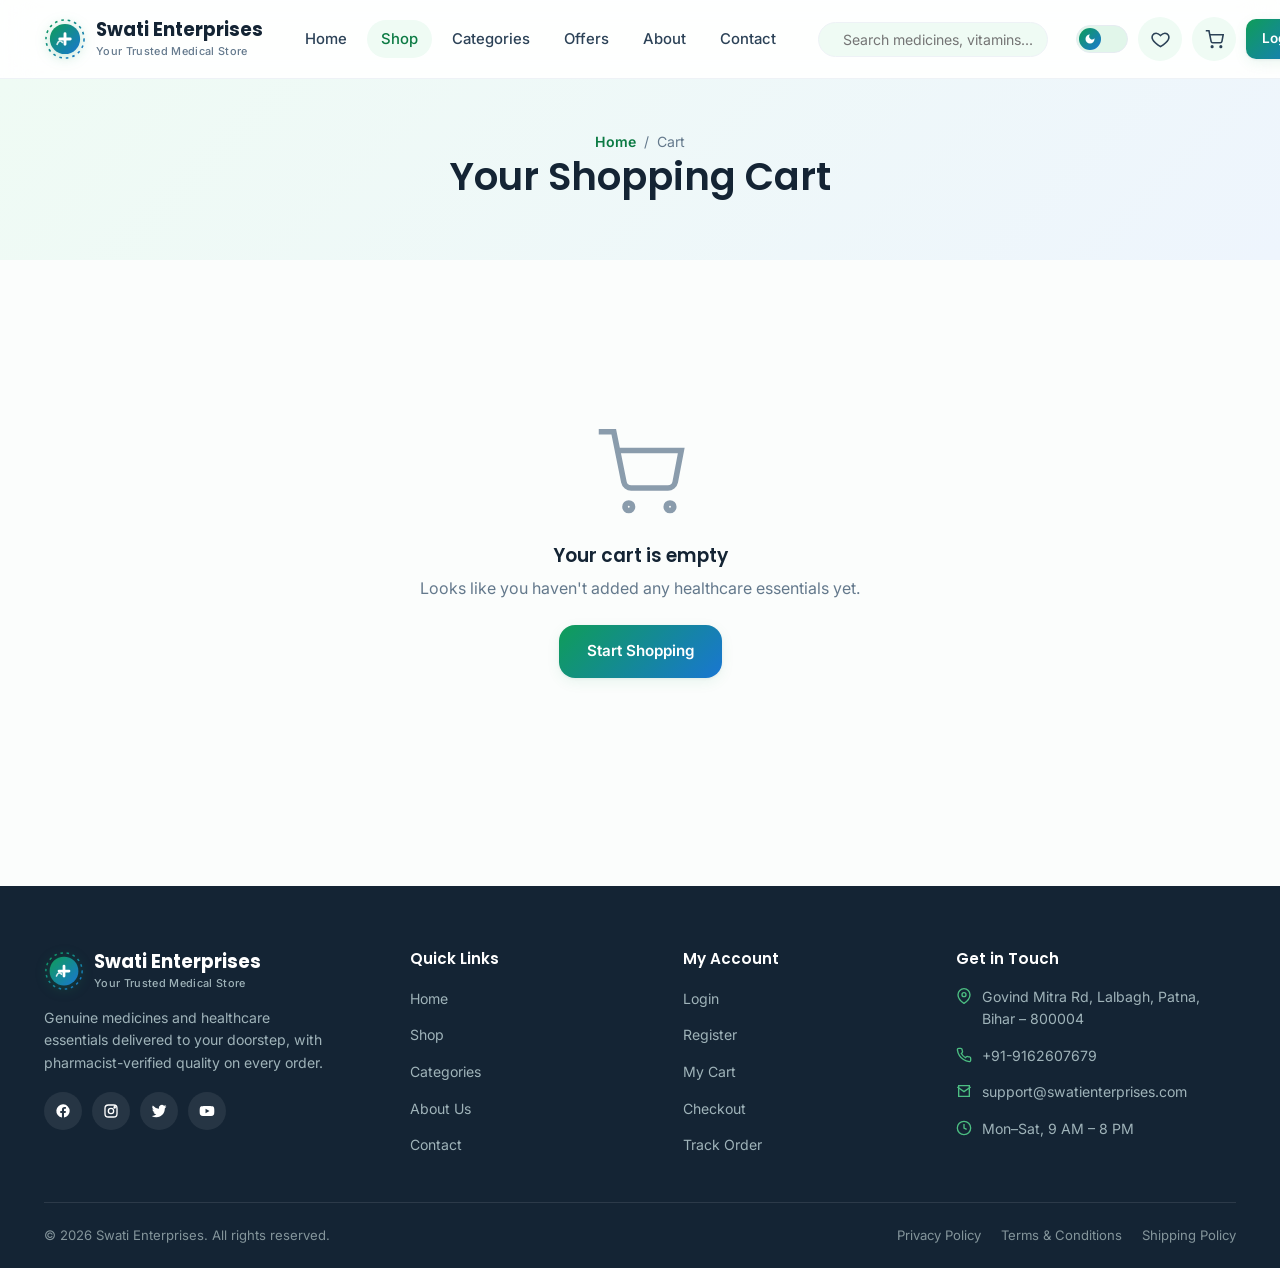
<file: cart.html>
<!DOCTYPE html>
<html lang="en">
<head>
<meta charset="UTF-8">
<meta name="viewport" content="width=device-width, initial-scale=1.0">
<title>Shopping Cart | Swati Enterprises</title>
<meta name="description" content="Review and manage items in your Swati Enterprises shopping cart before checkout.">
<meta name="theme-color" content="#0F9D58">
<link rel="icon" href="favicon.svg" type="image/svg+xml">
<link rel="preconnect" href="https://fonts.googleapis.com">
<link href="https://fonts.googleapis.com/css2?family=Poppins:wght@400;500;600;700;800&family=Inter:wght@400;500;600;700&display=swap" rel="stylesheet">
<link rel="stylesheet" href="css/style.min.css">
<link rel="stylesheet" href="css/animations.min.css">
<link rel="stylesheet" href="css/responsive.min.css">
</head>
<body data-page="shop">
<a href="#main" class="skip-link">Skip to content</a>

<div class="page-loader" id="pageLoader">
  <div class="loader-logo"><svg class="logo-mark" width="60" height="60" viewBox="0 0 64 64" xmlns="http://www.w3.org/2000/svg">
      <defs><linearGradient id="logoGradL" x1="0" y1="0" x2="1" y2="1">
        <stop offset="0%" stop-color="#0F9D58"/><stop offset="100%" stop-color="#1976D2"/>
      </linearGradient></defs>
      <circle cx="32" cy="32" r="29" fill="none" stroke="url(#logoGradL)" stroke-width="2.4" stroke-dasharray="4 6"/>
      <circle cx="32" cy="32" r="23" fill="url(#logoGradL)"/>
      <path d="M24 32 h16 M32 24 v16" stroke="#ffffff" stroke-width="4.4" stroke-linecap="round"/>
      <path d="M20 40 q3 -8 8 -3" stroke="#ffffff" stroke-width="2.6" stroke-linecap="round" fill="none" opacity="0.85"/>
    </svg></div>
  <div class="loader-bar"><span></span></div>
</div>

<header class="navbar" id="navbar">
  <div class="container nav-inner">
    <a href="index.html" class="brand" aria-label="Swati Enterprises home">
      <svg class="logo-mark" width="42" height="42" viewBox="0 0 64 64" xmlns="http://www.w3.org/2000/svg">
      <defs><linearGradient id="logoGradL" x1="0" y1="0" x2="1" y2="1">
        <stop offset="0%" stop-color="#0F9D58"/><stop offset="100%" stop-color="#1976D2"/>
      </linearGradient></defs>
      <circle cx="32" cy="32" r="29" fill="none" stroke="url(#logoGradL)" stroke-width="2.4" stroke-dasharray="4 6"/>
      <circle cx="32" cy="32" r="23" fill="url(#logoGradL)"/>
      <path d="M24 32 h16 M32 24 v16" stroke="#ffffff" stroke-width="4.4" stroke-linecap="round"/>
      <path d="M20 40 q3 -8 8 -3" stroke="#ffffff" stroke-width="2.6" stroke-linecap="round" fill="none" opacity="0.85"/>
    </svg>
      <span><span class="brand-name">Swati Enterprises</span><span class="brand-tag">Your Trusted Medical Store</span></span>
    </a>
    <nav aria-label="Primary">
      <ul class="nav-links" id="navLinks">
        <li><a href="index.html">Home</a></li>
        <li><a href="shop.html" class="active">Shop</a></li>
        <li><a href="categories.html">Categories</a></li>
        <li><a href="shop.html?filter=offers">Offers</a></li>
        <li><a href="about.html">About</a></li>
        <li><a href="contact.html">Contact</a></li>
      </ul>
    </nav>
    <div class="nav-search" role="search">
      <svg width="16" height="16" viewBox="0 0 24 24" fill="none" stroke="currentColor" stroke-width="2"><circle cx="11" cy="11" r="7"/><path d="M21 21l-4.3-4.3"/></svg>
      <input type="text" id="navSearchInput" placeholder="Search medicines, vitamins..." aria-label="Search products" autocomplete="off">
      <div class="search-suggest" id="navSearchSuggest"></div>
    </div>
    <div class="nav-actions">
      <button class="theme-toggle" id="themeToggle" aria-label="Toggle dark mode" title="Toggle dark / light mode">
        <span class="knob">
          <svg width="12" height="12" viewBox="0 0 24 24" fill="currentColor"><path d="M12 3a9 9 0 1 0 9 9c0-.46-.04-.92-.1-1.36A5.4 5.4 0 0 1 12 3z"/></svg>
        </span>
      </button>
      <a href="#" onclick="return false;" class="btn-icon icon-badge" aria-label="Wishlist" title="Wishlist">
        <svg width="19" height="19" viewBox="0 0 24 24" fill="none" stroke="currentColor" stroke-width="2"><path d="M12 21s-7.5-4.6-10-9.3C0.3 7.9 2.6 4 6.4 4c2 0 3.6 1 5.6 3 2-2 3.6-3 5.6-3 3.8 0 6.1 3.9 4.4 7.7C19.5 16.4 12 21 12 21z"/></svg>
        <span class="count" id="wishIconBadge" data-wish-count style="display:none;">0</span>
      </a>
      <a href="cart.html" class="btn-icon icon-badge" aria-label="Cart" title="Cart">
        <svg width="19" height="19" viewBox="0 0 24 24" fill="none" stroke="currentColor" stroke-width="2"><circle cx="9" cy="21" r="1"/><circle cx="20" cy="21" r="1"/><path d="M1 1h4l2.7 13.4a2 2 0 0 0 2 1.6h9.7a2 2 0 0 0 2-1.6L23 6H6"/></svg>
        <span class="count" id="cartIconBadge" data-cart-count style="display:none;">0</span>
      </a>
      <a href="login.html" class="btn btn-primary btn-sm">Login</a>
      <button class="nav-toggle" id="navToggle" aria-label="Toggle menu" aria-expanded="false"><span></span></button>
    </div>
  </div>
</header>

<main id="main">

<section class="page-banner">
  <div class="container">
    <div class="breadcrumb"><a href="index.html">Home</a> / <span>Cart</span></div>
    <h1>Your Shopping Cart</h1>
  </div>
</section>

<section>
  <div class="container">
    <div class="empty-state" id="cartEmpty" style="display:none;">
      <svg width="90" height="90" viewBox="0 0 24 24" fill="none" stroke="currentColor" stroke-width="1.5"><circle cx="9" cy="21" r="1"/><circle cx="20" cy="21" r="1"/><path d="M1 1h4l2.7 13.4a2 2 0 0 0 2 1.6h9.7a2 2 0 0 0 2-1.6L23 6H6"/></svg>
      <h3>Your cart is empty</h3>
      <p>Looks like you haven't added any healthcare essentials yet.</p>
      <a href="shop.html" class="btn btn-primary">Start Shopping</a>
    </div>

    <div class="cart-layout" id="cartContent">
      <div>
        <table class="cart-table">
          <thead><tr><th>Product</th><th>Price</th><th>Quantity</th><th>Subtotal</th><th></th></tr></thead>
          <tbody id="cartBody"></tbody>
        </table>
      </div>
      <aside class="summary-card">
        <h3 style="margin-bottom:20px;">Order Summary</h3>
        <div class="summary-row"><span>Subtotal</span><span id="cartSubtotal">₹0</span></div>
        <div class="summary-row"><span>Shipping</span><span id="cartShipping">Free</span></div>
        <div class="promo-row">
          <input type="text" id="promoInput" placeholder="Promo code (try SWATI10)">
          <button class="btn btn-ghost btn-sm" id="promoApply">Apply</button>
        </div>
        <div class="summary-row total"><span>Total</span><span id="cartTotal">₹0</span></div>
        <a href="checkout.html" class="btn btn-primary btn-block" style="margin-top:18px;">Proceed to Checkout</a>
        <a href="shop.html" class="btn btn-outline btn-block" style="margin-top:12px;">Continue Shopping</a>
      </aside>
    </div>
  </div>
</section>

</main>

<footer class="footer">
  <div class="container">
    <div class="footer-grid">
      <div class="footer-brand">
        <a href="index.html" class="brand">
          <svg class="logo-mark" width="40" height="40" viewBox="0 0 64 64" xmlns="http://www.w3.org/2000/svg">
      <defs><linearGradient id="logoGradL" x1="0" y1="0" x2="1" y2="1">
        <stop offset="0%" stop-color="#0F9D58"/><stop offset="100%" stop-color="#1976D2"/>
      </linearGradient></defs>
      <circle cx="32" cy="32" r="29" fill="none" stroke="url(#logoGradL)" stroke-width="2.4" stroke-dasharray="4 6"/>
      <circle cx="32" cy="32" r="23" fill="url(#logoGradL)"/>
      <path d="M24 32 h16 M32 24 v16" stroke="#ffffff" stroke-width="4.4" stroke-linecap="round"/>
      <path d="M20 40 q3 -8 8 -3" stroke="#ffffff" stroke-width="2.6" stroke-linecap="round" fill="none" opacity="0.85"/>
    </svg>
          <span><span class="brand-name">Swati Enterprises</span><span class="brand-tag">Your Trusted Medical Store</span></span>
        </a>
        <p class="desc">Genuine medicines and healthcare essentials delivered to your doorstep, with pharmacist-verified quality on every order.</p>
        <div class="social-row">
          <a href="#" aria-label="Facebook"><svg width="16" height="16" viewBox="0 0 24 24" fill="#fff"><path d="M22 12a10 10 0 1 0-11.6 9.9v-7H7.9V12h2.5V9.8c0-2.5 1.5-3.9 3.8-3.9 1.1 0 2.2.2 2.2.2v2.4h-1.3c-1.2 0-1.6.8-1.6 1.6V12h2.8l-.4 2.9h-2.4v7A10 10 0 0 0 22 12z"/></svg></a>
          <a href="#" aria-label="Instagram"><svg width="16" height="16" viewBox="0 0 24 24" fill="none" stroke="#fff" stroke-width="2"><rect x="3" y="3" width="18" height="18" rx="5"/><circle cx="12" cy="12" r="4"/><circle cx="17.5" cy="6.5" r="1"/></svg></a>
          <a href="#" aria-label="Twitter"><svg width="16" height="16" viewBox="0 0 24 24" fill="#fff"><path d="M23 4.9a9.3 9.3 0 0 1-2.6.7 4.5 4.5 0 0 0 2-2.5c-.9.5-1.9.9-2.9 1.1A4.5 4.5 0 0 0 11.9 8.5 12.8 12.8 0 0 1 2.7 3.8a4.5 4.5 0 0 0 1.4 6 4.4 4.4 0 0 1-2-.6v.1a4.5 4.5 0 0 0 3.6 4.4 4.5 4.5 0 0 1-2 .1 4.5 4.5 0 0 0 4.2 3.1A9 9 0 0 1 1 19.5a12.8 12.8 0 0 0 6.9 2c8.3 0 12.8-6.9 12.8-12.8v-.6A9.2 9.2 0 0 0 23 4.9z"/></svg></a>
          <a href="#" aria-label="YouTube"><svg width="16" height="16" viewBox="0 0 24 24" fill="#fff"><path d="M23 12s0-3.4-.4-5a3 3 0 0 0-2.1-2C18.9 4.5 12 4.5 12 4.5s-6.9 0-8.5.5a3 3 0 0 0-2.1 2C1 8.6 1 12 1 12s0 3.4.4 5a3 3 0 0 0 2.1 2c1.6.5 8.5.5 8.5.5s6.9 0 8.5-.5a3 3 0 0 0 2.1-2c.4-1.6.4-5 .4-5zM9.8 15.5v-7l6 3.5z"/></svg></a>
        </div>
      </div>
      <div>
        <h4>Quick Links</h4>
        <ul class="footer-links">
          <li><a href="index.html">Home</a></li>
          <li><a href="shop.html">Shop</a></li>
          <li><a href="categories.html">Categories</a></li>
          <li><a href="about.html">About Us</a></li>
          <li><a href="contact.html">Contact</a></li>
        </ul>
      </div>
      <div>
        <h4>My Account</h4>
        <ul class="footer-links">
          <li><a href="login.html">Login</a></li>
          <li><a href="register.html">Register</a></li>
          <li><a href="cart.html">My Cart</a></li>
          <li><a href="checkout.html">Checkout</a></li>
          <li><a href="contact.html">Track Order</a></li>
        </ul>
      </div>
      <div>
        <h4>Get in Touch</h4>
        <ul class="footer-contact">
          <li><svg width="16" height="16" viewBox="0 0 24 24" fill="none" stroke="currentColor" stroke-width="2"><path d="M21 10c0 7-9 13-9 13S3 17 3 10a9 9 0 0 1 18 0z"/><circle cx="12" cy="10" r="3"/></svg> Govind Mitra Rd, Lalbagh, Patna, Bihar – 800004</li>
          <li><svg width="16" height="16" viewBox="0 0 24 24" fill="none" stroke="currentColor" stroke-width="2"><path d="M22 16.9v3a2 2 0 0 1-2.2 2 19.8 19.8 0 0 1-8.6-3.1 19.5 19.5 0 0 1-6-6 19.8 19.8 0 0 1-3.1-8.6A2 2 0 0 1 4.1 2h3a2 2 0 0 1 2 1.7c.1.9.3 1.8.6 2.7a2 2 0 0 1-.5 2.1L8 9.7a16 16 0 0 0 6.3 6.3l1.2-1.2a2 2 0 0 1 2.1-.5c.9.3 1.8.5 2.7.6a2 2 0 0 1 1.7 2.1z"/></svg> +91-9162607679</li>
          <li><svg width="16" height="16" viewBox="0 0 24 24" fill="none" stroke="currentColor" stroke-width="2"><path d="M4 4h16v16H4z"/><path d="M22 6l-10 7L2 6"/></svg> support@swatienterprises.com</li>
          <li><svg width="16" height="16" viewBox="0 0 24 24" fill="none" stroke="currentColor" stroke-width="2"><circle cx="12" cy="12" r="10"/><path d="M12 6v6l4 2"/></svg> Mon–Sat, 9 AM – 8 PM</li>
        </ul>
      </div>
    </div>
    <div class="footer-bottom">
      <span>© 2026 Swati Enterprises. All rights reserved.</span>
      <div class="legal">
        <a href="#">Privacy Policy</a>
        <a href="#">Terms &amp; Conditions</a>
        <a href="#">Shipping Policy</a>
      </div>
    </div>
  </div>
</footer>

<div class="modal-overlay" id="quickViewOverlay">
  <div class="modal-box">
    <button class="modal-close" id="quickViewClose" aria-label="Close quick view">✕</button>
    <div id="quickViewBody"></div>
  </div>
</div>

<div class="toast-stack" id="toastStack"></div>
<button class="scroll-top" id="scrollTopBtn" aria-label="Scroll to top">
  <svg width="18" height="18" viewBox="0 0 24 24" fill="none" stroke="currentColor" stroke-width="2.4"><path d="M12 19V5M5 12l7-7 7 7"/></svg>
</button>

<script src="js/products.min.js"></script>
<script src="js/wishlist.min.js"></script>
<script src="js/cart.min.js"></script>
<script src="js/search.min.js"></script>
<script src="js/app.min.js"></script>

</body>
</html>
</file>
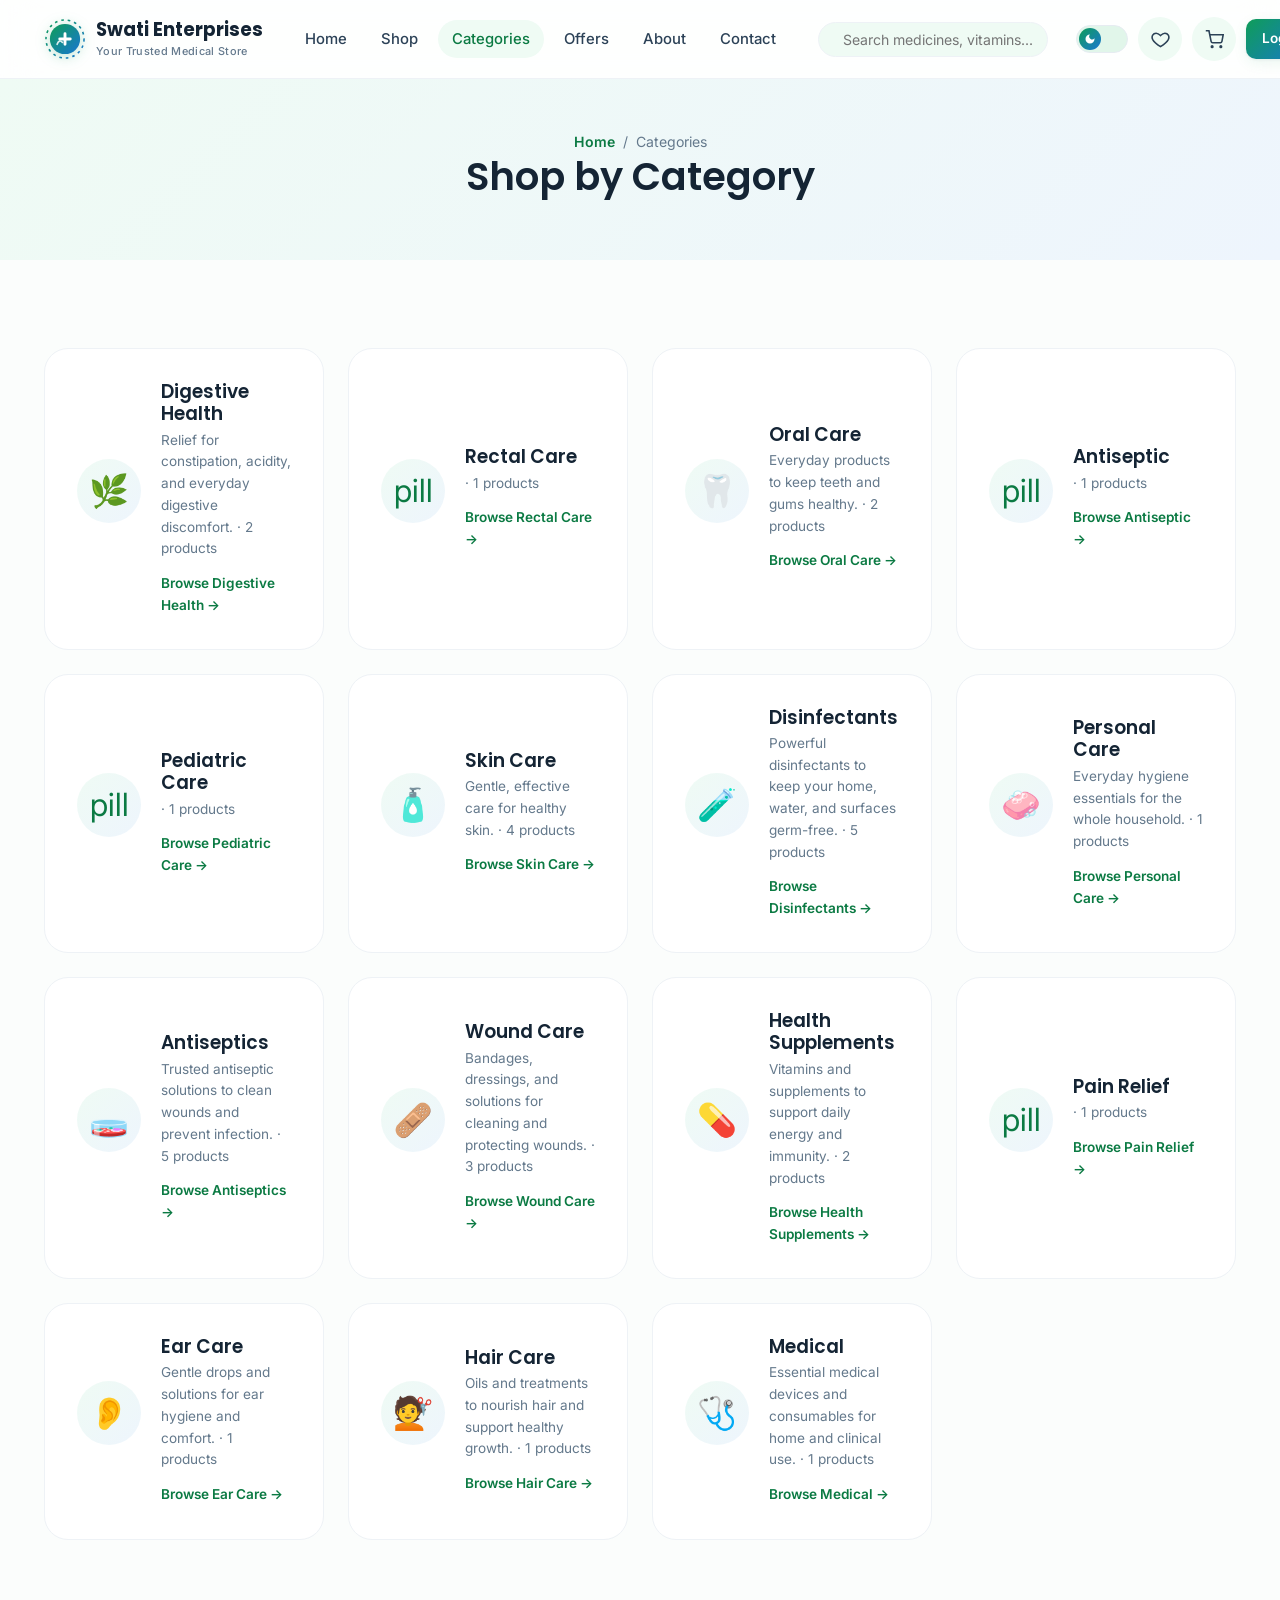
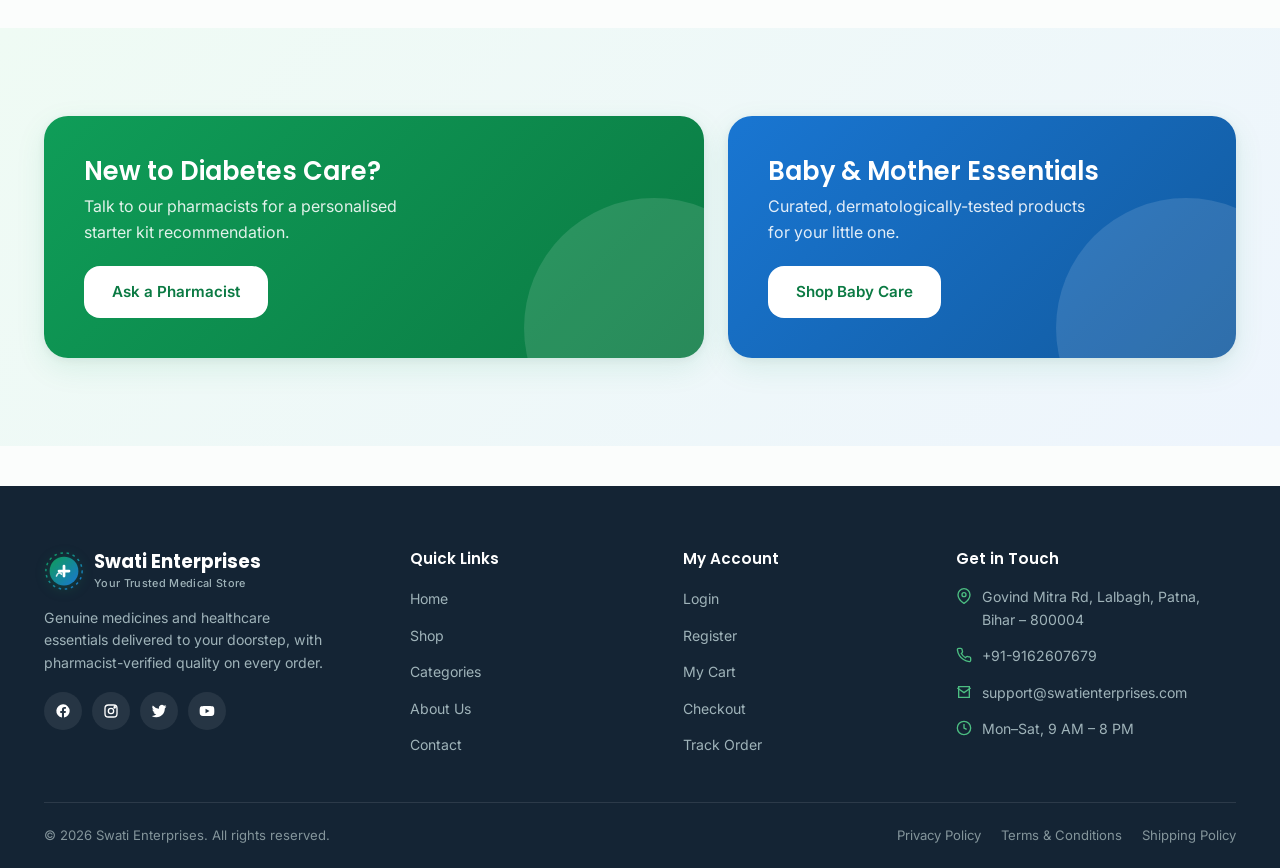
<file: categories.html>
<!DOCTYPE html>
<html lang="en">
<head>
<meta charset="UTF-8">
<meta name="viewport" content="width=device-width, initial-scale=1.0">
<title>Categories | Swati Enterprises</title>
<meta name="description" content="Explore healthcare categories at Swati Enterprises — pain relief, cold & flu, vitamins, diabetes care, heart care, skin care, baby care and more.">
<meta name="theme-color" content="#0F9D58">
<link rel="icon" href="favicon.svg" type="image/svg+xml">
<link rel="preconnect" href="https://fonts.googleapis.com">
<link href="https://fonts.googleapis.com/css2?family=Poppins:wght@400;500;600;700;800&family=Inter:wght@400;500;600;700&display=swap" rel="stylesheet">
<link rel="stylesheet" href="css/style.min.css">
<link rel="stylesheet" href="css/animations.min.css">
<link rel="stylesheet" href="css/responsive.min.css">
</head>
<body data-page="categories">
<a href="#main" class="skip-link">Skip to content</a>

<div class="page-loader" id="pageLoader">
  <div class="loader-logo"><svg class="logo-mark" width="60" height="60" viewBox="0 0 64 64" xmlns="http://www.w3.org/2000/svg">
      <defs><linearGradient id="logoGradL" x1="0" y1="0" x2="1" y2="1">
        <stop offset="0%" stop-color="#0F9D58"/><stop offset="100%" stop-color="#1976D2"/>
      </linearGradient></defs>
      <circle cx="32" cy="32" r="29" fill="none" stroke="url(#logoGradL)" stroke-width="2.4" stroke-dasharray="4 6"/>
      <circle cx="32" cy="32" r="23" fill="url(#logoGradL)"/>
      <path d="M24 32 h16 M32 24 v16" stroke="#ffffff" stroke-width="4.4" stroke-linecap="round"/>
      <path d="M20 40 q3 -8 8 -3" stroke="#ffffff" stroke-width="2.6" stroke-linecap="round" fill="none" opacity="0.85"/>
    </svg></div>
  <div class="loader-bar"><span></span></div>
</div>

<header class="navbar" id="navbar">
  <div class="container nav-inner">
    <a href="index.html" class="brand" aria-label="Swati Enterprises home">
      <svg class="logo-mark" width="42" height="42" viewBox="0 0 64 64" xmlns="http://www.w3.org/2000/svg">
      <defs><linearGradient id="logoGradL" x1="0" y1="0" x2="1" y2="1">
        <stop offset="0%" stop-color="#0F9D58"/><stop offset="100%" stop-color="#1976D2"/>
      </linearGradient></defs>
      <circle cx="32" cy="32" r="29" fill="none" stroke="url(#logoGradL)" stroke-width="2.4" stroke-dasharray="4 6"/>
      <circle cx="32" cy="32" r="23" fill="url(#logoGradL)"/>
      <path d="M24 32 h16 M32 24 v16" stroke="#ffffff" stroke-width="4.4" stroke-linecap="round"/>
      <path d="M20 40 q3 -8 8 -3" stroke="#ffffff" stroke-width="2.6" stroke-linecap="round" fill="none" opacity="0.85"/>
    </svg>
      <span><span class="brand-name">Swati Enterprises</span><span class="brand-tag">Your Trusted Medical Store</span></span>
    </a>
    <nav aria-label="Primary">
      <ul class="nav-links" id="navLinks">
        <li><a href="index.html">Home</a></li>
        <li><a href="shop.html">Shop</a></li>
        <li><a href="categories.html" class="active">Categories</a></li>
        <li><a href="shop.html?filter=offers">Offers</a></li>
        <li><a href="about.html">About</a></li>
        <li><a href="contact.html">Contact</a></li>
      </ul>
    </nav>
    <div class="nav-search" role="search">
      <svg width="16" height="16" viewBox="0 0 24 24" fill="none" stroke="currentColor" stroke-width="2"><circle cx="11" cy="11" r="7"/><path d="M21 21l-4.3-4.3"/></svg>
      <input type="text" id="navSearchInput" placeholder="Search medicines, vitamins..." aria-label="Search products" autocomplete="off">
      <div class="search-suggest" id="navSearchSuggest"></div>
    </div>
    <div class="nav-actions">
      <button class="theme-toggle" id="themeToggle" aria-label="Toggle dark mode" title="Toggle dark / light mode">
        <span class="knob">
          <svg width="12" height="12" viewBox="0 0 24 24" fill="currentColor"><path d="M12 3a9 9 0 1 0 9 9c0-.46-.04-.92-.1-1.36A5.4 5.4 0 0 1 12 3z"/></svg>
        </span>
      </button>
      <a href="#" onclick="return false;" class="btn-icon icon-badge" aria-label="Wishlist" title="Wishlist">
        <svg width="19" height="19" viewBox="0 0 24 24" fill="none" stroke="currentColor" stroke-width="2"><path d="M12 21s-7.5-4.6-10-9.3C0.3 7.9 2.6 4 6.4 4c2 0 3.6 1 5.6 3 2-2 3.6-3 5.6-3 3.8 0 6.1 3.9 4.4 7.7C19.5 16.4 12 21 12 21z"/></svg>
        <span class="count" id="wishIconBadge" data-wish-count style="display:none;">0</span>
      </a>
      <a href="cart.html" class="btn-icon icon-badge" aria-label="Cart" title="Cart">
        <svg width="19" height="19" viewBox="0 0 24 24" fill="none" stroke="currentColor" stroke-width="2"><circle cx="9" cy="21" r="1"/><circle cx="20" cy="21" r="1"/><path d="M1 1h4l2.7 13.4a2 2 0 0 0 2 1.6h9.7a2 2 0 0 0 2-1.6L23 6H6"/></svg>
        <span class="count" id="cartIconBadge" data-cart-count style="display:none;">0</span>
      </a>
      <a href="login.html" class="btn btn-primary btn-sm">Login</a>
      <button class="nav-toggle" id="navToggle" aria-label="Toggle menu" aria-expanded="false"><span></span></button>
    </div>
  </div>
</header>

<main id="main">

<section class="page-banner">
  <div class="container">
    <div class="breadcrumb"><a href="index.html">Home</a> / <span>Categories</span></div>
    <h1>Shop by Category</h1>
  </div>
</section>

<section>
  <div class="container">
    <div class="cat-hero-grid" id="catHeroGrid"></div>
  </div>
</section>

<section class="bg-soft">
  <div class="container">
    <div class="offer-grid reveal">
      <div class="offer-banner b1">
        <h3>New to Diabetes Care?</h3>
        <p>Talk to our pharmacists for a personalised starter kit recommendation.</p>
        <a href="contact.html" class="btn">Ask a Pharmacist</a>
      </div>
      <div class="offer-banner b2">
        <h3>Baby &amp; Mother Essentials</h3>
        <p>Curated, dermatologically-tested products for your little one.</p>
        <a href="shop.html?category=Baby%20Care" class="btn">Shop Baby Care</a>
      </div>
    </div>
  </div>
</section>

</main>

<footer class="footer">
  <div class="container">
    <div class="footer-grid">
      <div class="footer-brand">
        <a href="index.html" class="brand">
          <svg class="logo-mark" width="40" height="40" viewBox="0 0 64 64" xmlns="http://www.w3.org/2000/svg">
      <defs><linearGradient id="logoGradL" x1="0" y1="0" x2="1" y2="1">
        <stop offset="0%" stop-color="#0F9D58"/><stop offset="100%" stop-color="#1976D2"/>
      </linearGradient></defs>
      <circle cx="32" cy="32" r="29" fill="none" stroke="url(#logoGradL)" stroke-width="2.4" stroke-dasharray="4 6"/>
      <circle cx="32" cy="32" r="23" fill="url(#logoGradL)"/>
      <path d="M24 32 h16 M32 24 v16" stroke="#ffffff" stroke-width="4.4" stroke-linecap="round"/>
      <path d="M20 40 q3 -8 8 -3" stroke="#ffffff" stroke-width="2.6" stroke-linecap="round" fill="none" opacity="0.85"/>
    </svg>
          <span><span class="brand-name">Swati Enterprises</span><span class="brand-tag">Your Trusted Medical Store</span></span>
        </a>
        <p class="desc">Genuine medicines and healthcare essentials delivered to your doorstep, with pharmacist-verified quality on every order.</p>
        <div class="social-row">
          <a href="#" aria-label="Facebook"><svg width="16" height="16" viewBox="0 0 24 24" fill="#fff"><path d="M22 12a10 10 0 1 0-11.6 9.9v-7H7.9V12h2.5V9.8c0-2.5 1.5-3.9 3.8-3.9 1.1 0 2.2.2 2.2.2v2.4h-1.3c-1.2 0-1.6.8-1.6 1.6V12h2.8l-.4 2.9h-2.4v7A10 10 0 0 0 22 12z"/></svg></a>
          <a href="#" aria-label="Instagram"><svg width="16" height="16" viewBox="0 0 24 24" fill="none" stroke="#fff" stroke-width="2"><rect x="3" y="3" width="18" height="18" rx="5"/><circle cx="12" cy="12" r="4"/><circle cx="17.5" cy="6.5" r="1"/></svg></a>
          <a href="#" aria-label="Twitter"><svg width="16" height="16" viewBox="0 0 24 24" fill="#fff"><path d="M23 4.9a9.3 9.3 0 0 1-2.6.7 4.5 4.5 0 0 0 2-2.5c-.9.5-1.9.9-2.9 1.1A4.5 4.5 0 0 0 11.9 8.5 12.8 12.8 0 0 1 2.7 3.8a4.5 4.5 0 0 0 1.4 6 4.4 4.4 0 0 1-2-.6v.1a4.5 4.5 0 0 0 3.6 4.4 4.5 4.5 0 0 1-2 .1 4.5 4.5 0 0 0 4.2 3.1A9 9 0 0 1 1 19.5a12.8 12.8 0 0 0 6.9 2c8.3 0 12.8-6.9 12.8-12.8v-.6A9.2 9.2 0 0 0 23 4.9z"/></svg></a>
          <a href="#" aria-label="YouTube"><svg width="16" height="16" viewBox="0 0 24 24" fill="#fff"><path d="M23 12s0-3.4-.4-5a3 3 0 0 0-2.1-2C18.9 4.5 12 4.5 12 4.5s-6.9 0-8.5.5a3 3 0 0 0-2.1 2C1 8.6 1 12 1 12s0 3.4.4 5a3 3 0 0 0 2.1 2c1.6.5 8.5.5 8.5.5s6.9 0 8.5-.5a3 3 0 0 0 2.1-2c.4-1.6.4-5 .4-5zM9.8 15.5v-7l6 3.5z"/></svg></a>
        </div>
      </div>
      <div>
        <h4>Quick Links</h4>
        <ul class="footer-links">
          <li><a href="index.html">Home</a></li>
          <li><a href="shop.html">Shop</a></li>
          <li><a href="categories.html">Categories</a></li>
          <li><a href="about.html">About Us</a></li>
          <li><a href="contact.html">Contact</a></li>
        </ul>
      </div>
      <div>
        <h4>My Account</h4>
        <ul class="footer-links">
          <li><a href="login.html">Login</a></li>
          <li><a href="register.html">Register</a></li>
          <li><a href="cart.html">My Cart</a></li>
          <li><a href="checkout.html">Checkout</a></li>
          <li><a href="contact.html">Track Order</a></li>
        </ul>
      </div>
      <div>
        <h4>Get in Touch</h4>
        <ul class="footer-contact">
          <li><svg width="16" height="16" viewBox="0 0 24 24" fill="none" stroke="currentColor" stroke-width="2"><path d="M21 10c0 7-9 13-9 13S3 17 3 10a9 9 0 0 1 18 0z"/><circle cx="12" cy="10" r="3"/></svg> Govind Mitra Rd, Lalbagh, Patna, Bihar – 800004</li>
          <li><svg width="16" height="16" viewBox="0 0 24 24" fill="none" stroke="currentColor" stroke-width="2"><path d="M22 16.9v3a2 2 0 0 1-2.2 2 19.8 19.8 0 0 1-8.6-3.1 19.5 19.5 0 0 1-6-6 19.8 19.8 0 0 1-3.1-8.6A2 2 0 0 1 4.1 2h3a2 2 0 0 1 2 1.7c.1.9.3 1.8.6 2.7a2 2 0 0 1-.5 2.1L8 9.7a16 16 0 0 0 6.3 6.3l1.2-1.2a2 2 0 0 1 2.1-.5c.9.3 1.8.5 2.7.6a2 2 0 0 1 1.7 2.1z"/></svg> +91-9162607679</li>
          <li><svg width="16" height="16" viewBox="0 0 24 24" fill="none" stroke="currentColor" stroke-width="2"><path d="M4 4h16v16H4z"/><path d="M22 6l-10 7L2 6"/></svg> support@swatienterprises.com</li>
          <li><svg width="16" height="16" viewBox="0 0 24 24" fill="none" stroke="currentColor" stroke-width="2"><circle cx="12" cy="12" r="10"/><path d="M12 6v6l4 2"/></svg> Mon–Sat, 9 AM – 8 PM</li>
        </ul>
      </div>
    </div>
    <div class="footer-bottom">
      <span>© 2026 Swati Enterprises. All rights reserved.</span>
      <div class="legal">
        <a href="#">Privacy Policy</a>
        <a href="#">Terms &amp; Conditions</a>
        <a href="#">Shipping Policy</a>
      </div>
    </div>
  </div>
</footer>

<div class="modal-overlay" id="quickViewOverlay">
  <div class="modal-box">
    <button class="modal-close" id="quickViewClose" aria-label="Close quick view">✕</button>
    <div id="quickViewBody"></div>
  </div>
</div>

<div class="toast-stack" id="toastStack"></div>
<button class="scroll-top" id="scrollTopBtn" aria-label="Scroll to top">
  <svg width="18" height="18" viewBox="0 0 24 24" fill="none" stroke="currentColor" stroke-width="2.4"><path d="M12 19V5M5 12l7-7 7 7"/></svg>
</button>

<script src="js/products.min.js"></script>
<script src="js/wishlist.min.js"></script>
<script src="js/cart.min.js"></script>
<script src="js/search.min.js"></script>
<script src="js/app.min.js"></script>
<script>
document.addEventListener("DOMContentLoaded", () => {
  const cats = [...new Set(PRODUCTS.map(p => p.category))];
  const descs = {
    "Antiseptics": "Trusted antiseptic solutions to clean wounds and prevent infection.",
    "Digestive Health": "Relief for constipation, acidity, and everyday digestive discomfort.",
    "Disinfectants": "Powerful disinfectants to keep your home, water, and surfaces germ-free.",
    "Ear Care": "Gentle drops and solutions for ear hygiene and comfort.",
    "Hair Care": "Oils and treatments to nourish hair and support healthy growth.",
    "Health Supplements": "Vitamins and supplements to support daily energy and immunity.",
    "Medical": "Essential medical devices and consumables for home and clinical use.",
    "Oral Care": "Everyday products to keep teeth and gums healthy.",
    "Personal Care": "Everyday hygiene essentials for the whole household.",
    "Skin Care": "Gentle, effective care for healthy skin.",
    "Wound Care": "Bandages, dressings, and solutions for cleaning and protecting wounds."
  };
  const grid = document.getElementById("catHeroGrid");
  grid.innerHTML = cats.map(c => {
    const count = getProductsByCategory(c).length;
    const iconKey = CATEGORY_ICONS[c] || "pill";
    return `<div class="cat-hero-card reveal in">
      <div class="cat-icon">${categoryIconSVG(iconKey)}</div>
      <div>
        <h3>${c}</h3>
        <p>${descs[c] || ''} · ${count} products</p>
        <a href="shop.html?category=${encodeURIComponent(c)}">Browse ${c} →</a>
      </div>
    </div>`;
  }).join("");
});
</script>
</body>
</html>
</file>
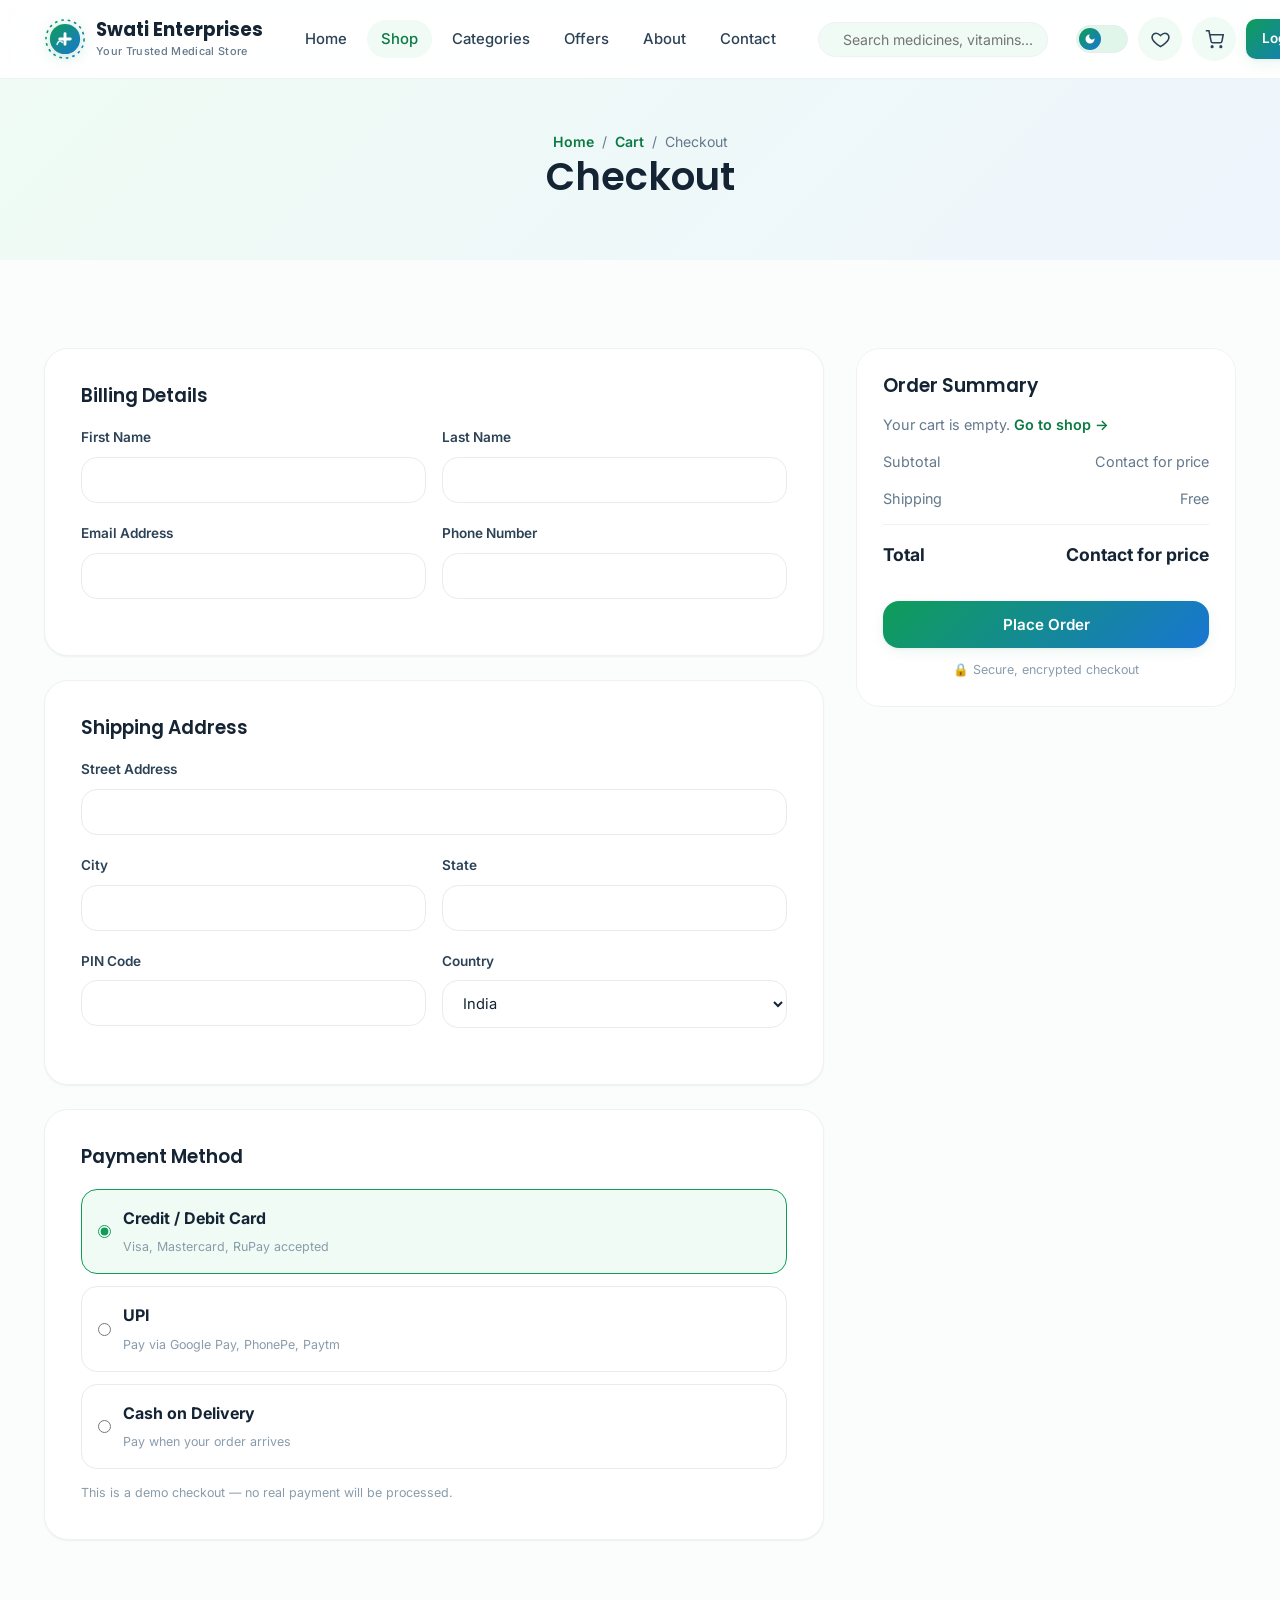
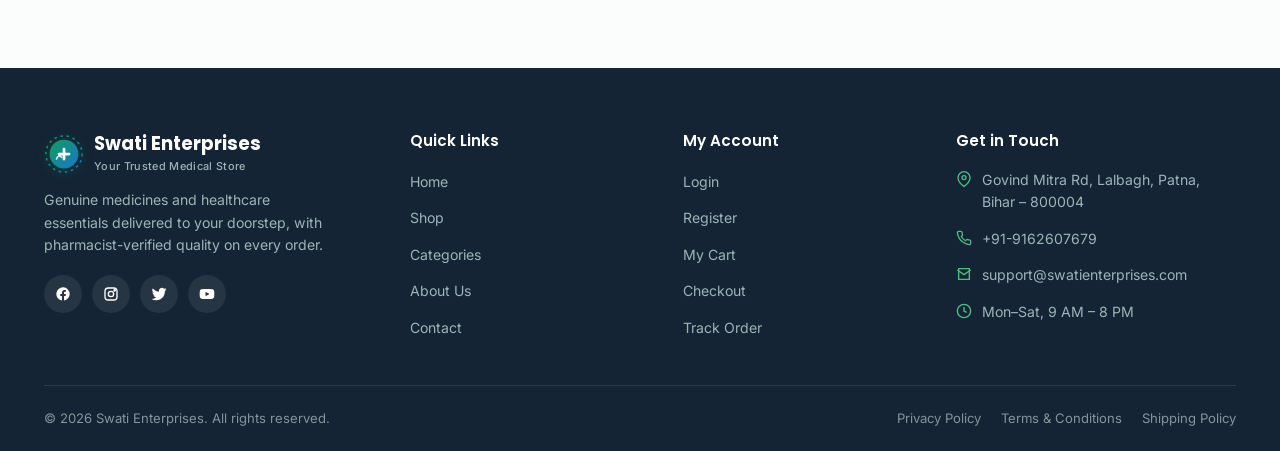
<file: checkout.html>
<!DOCTYPE html>
<html lang="en">
<head>
<meta charset="UTF-8">
<meta name="viewport" content="width=device-width, initial-scale=1.0">
<title>Checkout | Swati Enterprises</title>
<meta name="description" content="Complete your Swati Enterprises order with secure billing, shipping, and demo payment options.">
<meta name="theme-color" content="#0F9D58">
<link rel="icon" href="favicon.svg" type="image/svg+xml">
<link rel="preconnect" href="https://fonts.googleapis.com">
<link href="https://fonts.googleapis.com/css2?family=Poppins:wght@400;500;600;700;800&family=Inter:wght@400;500;600;700&display=swap" rel="stylesheet">
<link rel="stylesheet" href="css/style.min.css">
<link rel="stylesheet" href="css/animations.min.css">
<link rel="stylesheet" href="css/responsive.min.css">
</head>
<body data-page="shop">
<a href="#main" class="skip-link">Skip to content</a>

<div class="page-loader" id="pageLoader">
  <div class="loader-logo"><svg class="logo-mark" width="60" height="60" viewBox="0 0 64 64" xmlns="http://www.w3.org/2000/svg">
      <defs><linearGradient id="logoGradL" x1="0" y1="0" x2="1" y2="1">
        <stop offset="0%" stop-color="#0F9D58"/><stop offset="100%" stop-color="#1976D2"/>
      </linearGradient></defs>
      <circle cx="32" cy="32" r="29" fill="none" stroke="url(#logoGradL)" stroke-width="2.4" stroke-dasharray="4 6"/>
      <circle cx="32" cy="32" r="23" fill="url(#logoGradL)"/>
      <path d="M24 32 h16 M32 24 v16" stroke="#ffffff" stroke-width="4.4" stroke-linecap="round"/>
      <path d="M20 40 q3 -8 8 -3" stroke="#ffffff" stroke-width="2.6" stroke-linecap="round" fill="none" opacity="0.85"/>
    </svg></div>
  <div class="loader-bar"><span></span></div>
</div>

<header class="navbar" id="navbar">
  <div class="container nav-inner">
    <a href="index.html" class="brand" aria-label="Swati Enterprises home">
      <svg class="logo-mark" width="42" height="42" viewBox="0 0 64 64" xmlns="http://www.w3.org/2000/svg">
      <defs><linearGradient id="logoGradL" x1="0" y1="0" x2="1" y2="1">
        <stop offset="0%" stop-color="#0F9D58"/><stop offset="100%" stop-color="#1976D2"/>
      </linearGradient></defs>
      <circle cx="32" cy="32" r="29" fill="none" stroke="url(#logoGradL)" stroke-width="2.4" stroke-dasharray="4 6"/>
      <circle cx="32" cy="32" r="23" fill="url(#logoGradL)"/>
      <path d="M24 32 h16 M32 24 v16" stroke="#ffffff" stroke-width="4.4" stroke-linecap="round"/>
      <path d="M20 40 q3 -8 8 -3" stroke="#ffffff" stroke-width="2.6" stroke-linecap="round" fill="none" opacity="0.85"/>
    </svg>
      <span><span class="brand-name">Swati Enterprises</span><span class="brand-tag">Your Trusted Medical Store</span></span>
    </a>
    <nav aria-label="Primary">
      <ul class="nav-links" id="navLinks">
        <li><a href="index.html">Home</a></li>
        <li><a href="shop.html" class="active">Shop</a></li>
        <li><a href="categories.html">Categories</a></li>
        <li><a href="shop.html?filter=offers">Offers</a></li>
        <li><a href="about.html">About</a></li>
        <li><a href="contact.html">Contact</a></li>
      </ul>
    </nav>
    <div class="nav-search" role="search">
      <svg width="16" height="16" viewBox="0 0 24 24" fill="none" stroke="currentColor" stroke-width="2"><circle cx="11" cy="11" r="7"/><path d="M21 21l-4.3-4.3"/></svg>
      <input type="text" id="navSearchInput" placeholder="Search medicines, vitamins..." aria-label="Search products" autocomplete="off">
      <div class="search-suggest" id="navSearchSuggest"></div>
    </div>
    <div class="nav-actions">
      <button class="theme-toggle" id="themeToggle" aria-label="Toggle dark mode" title="Toggle dark / light mode">
        <span class="knob">
          <svg width="12" height="12" viewBox="0 0 24 24" fill="currentColor"><path d="M12 3a9 9 0 1 0 9 9c0-.46-.04-.92-.1-1.36A5.4 5.4 0 0 1 12 3z"/></svg>
        </span>
      </button>
      <a href="#" onclick="return false;" class="btn-icon icon-badge" aria-label="Wishlist" title="Wishlist">
        <svg width="19" height="19" viewBox="0 0 24 24" fill="none" stroke="currentColor" stroke-width="2"><path d="M12 21s-7.5-4.6-10-9.3C0.3 7.9 2.6 4 6.4 4c2 0 3.6 1 5.6 3 2-2 3.6-3 5.6-3 3.8 0 6.1 3.9 4.4 7.7C19.5 16.4 12 21 12 21z"/></svg>
        <span class="count" id="wishIconBadge" data-wish-count style="display:none;">0</span>
      </a>
      <a href="cart.html" class="btn-icon icon-badge" aria-label="Cart" title="Cart">
        <svg width="19" height="19" viewBox="0 0 24 24" fill="none" stroke="currentColor" stroke-width="2"><circle cx="9" cy="21" r="1"/><circle cx="20" cy="21" r="1"/><path d="M1 1h4l2.7 13.4a2 2 0 0 0 2 1.6h9.7a2 2 0 0 0 2-1.6L23 6H6"/></svg>
        <span class="count" id="cartIconBadge" data-cart-count style="display:none;">0</span>
      </a>
      <a href="login.html" class="btn btn-primary btn-sm">Login</a>
      <button class="nav-toggle" id="navToggle" aria-label="Toggle menu" aria-expanded="false"><span></span></button>
    </div>
  </div>
</header>

<main id="main">

<section class="page-banner">
  <div class="container">
    <div class="breadcrumb"><a href="index.html">Home</a> / <a href="cart.html">Cart</a> / <span>Checkout</span></div>
    <h1>Checkout</h1>
  </div>
</section>

<section>
  <div class="container">
    <form class="cart-layout" id="checkoutForm" novalidate>
      <div>
        <div class="form-card" style="margin-bottom:24px;">
          <h3 style="margin-bottom:20px;">Billing Details</h3>
          <div class="form-row">
            <div class="form-group"><label for="billFirst">First Name</label><input type="text" id="billFirst" required><span class="error-msg">First name is required</span></div>
            <div class="form-group"><label for="billLast">Last Name</label><input type="text" id="billLast" required><span class="error-msg">Last name is required</span></div>
          </div>
          <div class="form-row">
            <div class="form-group"><label for="billEmail">Email Address</label><input type="email" id="billEmail" required><span class="error-msg">Enter a valid email</span></div>
            <div class="form-group"><label for="billPhone">Phone Number</label><input type="tel" id="billPhone" required><span class="error-msg">Enter a valid phone number</span></div>
          </div>
        </div>

        <div class="form-card" style="margin-bottom:24px;">
          <h3 style="margin-bottom:20px;">Shipping Address</h3>
          <div class="form-group"><label for="shipAddr">Street Address</label><input type="text" id="shipAddr" required><span class="error-msg">Address is required</span></div>
          <div class="form-row">
            <div class="form-group"><label for="shipCity">City</label><input type="text" id="shipCity" required><span class="error-msg">City is required</span></div>
            <div class="form-group"><label for="shipState">State</label><input type="text" id="shipState" required><span class="error-msg">State is required</span></div>
          </div>
          <div class="form-row">
            <div class="form-group"><label for="shipPin">PIN Code</label><input type="text" id="shipPin" required><span class="error-msg">PIN code is required</span></div>
            <div class="form-group"><label for="shipCountry">Country</label>
              <select id="shipCountry"><option>India</option><option>United States</option><option>United Kingdom</option><option>Canada</option></select>
            </div>
          </div>
        </div>

        <div class="form-card">
          <h3 style="margin-bottom:20px;">Payment Method</h3>
          <div class="pay-methods">
            <label class="pay-option"><input type="radio" name="pay" checked> <div><strong>Credit / Debit Card</strong><div class="form-hint">Visa, Mastercard, RuPay accepted</div></div></label>
            <label class="pay-option"><input type="radio" name="pay"> <div><strong>UPI</strong><div class="form-hint">Pay via Google Pay, PhonePe, Paytm</div></div></label>
            <label class="pay-option"><input type="radio" name="pay"> <div><strong>Cash on Delivery</strong><div class="form-hint">Pay when your order arrives</div></div></label>
          </div>
          <p class="form-hint" style="margin-top:14px;">This is a demo checkout — no real payment will be processed.</p>
        </div>
      </div>

      <aside class="summary-card">
        <h3 style="margin-bottom:16px;">Order Summary</h3>
        <div id="checkoutItems" style="margin-bottom:14px;"></div>
        <div class="summary-row"><span>Subtotal</span><span id="checkoutSubtotal">₹0</span></div>
        <div class="summary-row"><span>Shipping</span><span id="checkoutShipping">Free</span></div>
        <div class="summary-row total"><span>Total</span><span id="checkoutTotal">₹0</span></div>
        <button type="submit" class="btn btn-primary btn-block" style="margin-top:18px;">Place Order</button>
        <p class="form-hint" style="text-align:center;margin-top:12px;">🔒 Secure, encrypted checkout</p>
      </aside>
    </form>
  </div>
</section>

</main>

<footer class="footer">
  <div class="container">
    <div class="footer-grid">
      <div class="footer-brand">
        <a href="index.html" class="brand">
          <svg class="logo-mark" width="40" height="40" viewBox="0 0 64 64" xmlns="http://www.w3.org/2000/svg">
      <defs><linearGradient id="logoGradL" x1="0" y1="0" x2="1" y2="1">
        <stop offset="0%" stop-color="#0F9D58"/><stop offset="100%" stop-color="#1976D2"/>
      </linearGradient></defs>
      <circle cx="32" cy="32" r="29" fill="none" stroke="url(#logoGradL)" stroke-width="2.4" stroke-dasharray="4 6"/>
      <circle cx="32" cy="32" r="23" fill="url(#logoGradL)"/>
      <path d="M24 32 h16 M32 24 v16" stroke="#ffffff" stroke-width="4.4" stroke-linecap="round"/>
      <path d="M20 40 q3 -8 8 -3" stroke="#ffffff" stroke-width="2.6" stroke-linecap="round" fill="none" opacity="0.85"/>
    </svg>
          <span><span class="brand-name">Swati Enterprises</span><span class="brand-tag">Your Trusted Medical Store</span></span>
        </a>
        <p class="desc">Genuine medicines and healthcare essentials delivered to your doorstep, with pharmacist-verified quality on every order.</p>
        <div class="social-row">
          <a href="#" aria-label="Facebook"><svg width="16" height="16" viewBox="0 0 24 24" fill="#fff"><path d="M22 12a10 10 0 1 0-11.6 9.9v-7H7.9V12h2.5V9.8c0-2.5 1.5-3.9 3.8-3.9 1.1 0 2.2.2 2.2.2v2.4h-1.3c-1.2 0-1.6.8-1.6 1.6V12h2.8l-.4 2.9h-2.4v7A10 10 0 0 0 22 12z"/></svg></a>
          <a href="#" aria-label="Instagram"><svg width="16" height="16" viewBox="0 0 24 24" fill="none" stroke="#fff" stroke-width="2"><rect x="3" y="3" width="18" height="18" rx="5"/><circle cx="12" cy="12" r="4"/><circle cx="17.5" cy="6.5" r="1"/></svg></a>
          <a href="#" aria-label="Twitter"><svg width="16" height="16" viewBox="0 0 24 24" fill="#fff"><path d="M23 4.9a9.3 9.3 0 0 1-2.6.7 4.5 4.5 0 0 0 2-2.5c-.9.5-1.9.9-2.9 1.1A4.5 4.5 0 0 0 11.9 8.5 12.8 12.8 0 0 1 2.7 3.8a4.5 4.5 0 0 0 1.4 6 4.4 4.4 0 0 1-2-.6v.1a4.5 4.5 0 0 0 3.6 4.4 4.5 4.5 0 0 1-2 .1 4.5 4.5 0 0 0 4.2 3.1A9 9 0 0 1 1 19.5a12.8 12.8 0 0 0 6.9 2c8.3 0 12.8-6.9 12.8-12.8v-.6A9.2 9.2 0 0 0 23 4.9z"/></svg></a>
          <a href="#" aria-label="YouTube"><svg width="16" height="16" viewBox="0 0 24 24" fill="#fff"><path d="M23 12s0-3.4-.4-5a3 3 0 0 0-2.1-2C18.9 4.5 12 4.5 12 4.5s-6.9 0-8.5.5a3 3 0 0 0-2.1 2C1 8.6 1 12 1 12s0 3.4.4 5a3 3 0 0 0 2.1 2c1.6.5 8.5.5 8.5.5s6.9 0 8.5-.5a3 3 0 0 0 2.1-2c.4-1.6.4-5 .4-5zM9.8 15.5v-7l6 3.5z"/></svg></a>
        </div>
      </div>
      <div>
        <h4>Quick Links</h4>
        <ul class="footer-links">
          <li><a href="index.html">Home</a></li>
          <li><a href="shop.html">Shop</a></li>
          <li><a href="categories.html">Categories</a></li>
          <li><a href="about.html">About Us</a></li>
          <li><a href="contact.html">Contact</a></li>
        </ul>
      </div>
      <div>
        <h4>My Account</h4>
        <ul class="footer-links">
          <li><a href="login.html">Login</a></li>
          <li><a href="register.html">Register</a></li>
          <li><a href="cart.html">My Cart</a></li>
          <li><a href="checkout.html">Checkout</a></li>
          <li><a href="contact.html">Track Order</a></li>
        </ul>
      </div>
      <div>
        <h4>Get in Touch</h4>
        <ul class="footer-contact">
          <li><svg width="16" height="16" viewBox="0 0 24 24" fill="none" stroke="currentColor" stroke-width="2"><path d="M21 10c0 7-9 13-9 13S3 17 3 10a9 9 0 0 1 18 0z"/><circle cx="12" cy="10" r="3"/></svg> Govind Mitra Rd, Lalbagh, Patna, Bihar – 800004</li>
          <li><svg width="16" height="16" viewBox="0 0 24 24" fill="none" stroke="currentColor" stroke-width="2"><path d="M22 16.9v3a2 2 0 0 1-2.2 2 19.8 19.8 0 0 1-8.6-3.1 19.5 19.5 0 0 1-6-6 19.8 19.8 0 0 1-3.1-8.6A2 2 0 0 1 4.1 2h3a2 2 0 0 1 2 1.7c.1.9.3 1.8.6 2.7a2 2 0 0 1-.5 2.1L8 9.7a16 16 0 0 0 6.3 6.3l1.2-1.2a2 2 0 0 1 2.1-.5c.9.3 1.8.5 2.7.6a2 2 0 0 1 1.7 2.1z"/></svg> +91-9162607679</li>
          <li><svg width="16" height="16" viewBox="0 0 24 24" fill="none" stroke="currentColor" stroke-width="2"><path d="M4 4h16v16H4z"/><path d="M22 6l-10 7L2 6"/></svg> support@swatienterprises.com</li>
          <li><svg width="16" height="16" viewBox="0 0 24 24" fill="none" stroke="currentColor" stroke-width="2"><circle cx="12" cy="12" r="10"/><path d="M12 6v6l4 2"/></svg> Mon–Sat, 9 AM – 8 PM</li>
        </ul>
      </div>
    </div>
    <div class="footer-bottom">
      <span>© 2026 Swati Enterprises. All rights reserved.</span>
      <div class="legal">
        <a href="#">Privacy Policy</a>
        <a href="#">Terms &amp; Conditions</a>
        <a href="#">Shipping Policy</a>
      </div>
    </div>
  </div>
</footer>

<div class="modal-overlay" id="quickViewOverlay">
  <div class="modal-box">
    <button class="modal-close" id="quickViewClose" aria-label="Close quick view">✕</button>
    <div id="quickViewBody"></div>
  </div>
</div>

<div class="toast-stack" id="toastStack"></div>
<button class="scroll-top" id="scrollTopBtn" aria-label="Scroll to top">
  <svg width="18" height="18" viewBox="0 0 24 24" fill="none" stroke="currentColor" stroke-width="2.4"><path d="M12 19V5M5 12l7-7 7 7"/></svg>
</button>

<script src="js/products.min.js"></script>
<script src="js/wishlist.min.js"></script>
<script src="js/cart.min.js"></script>
<script src="js/search.min.js"></script>
<script src="js/app.min.js"></script>

</body>
</html>
</file>
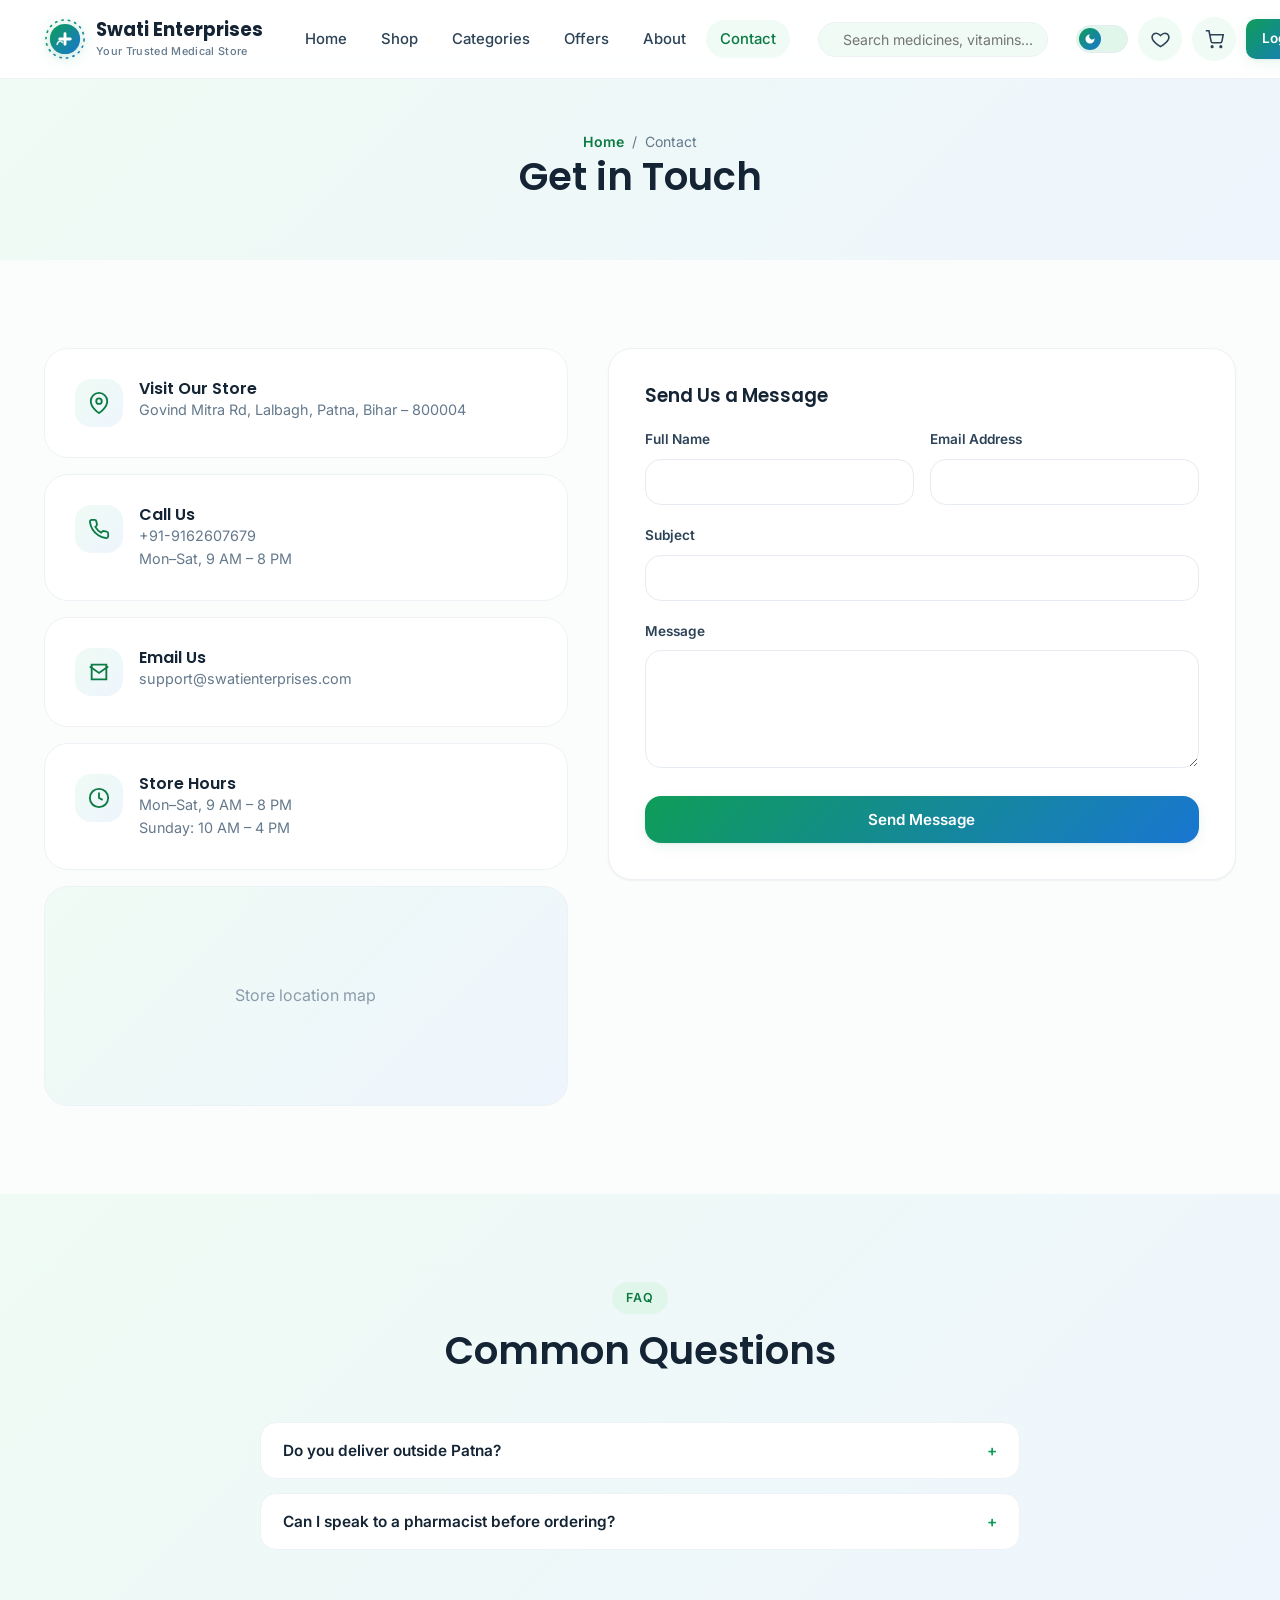
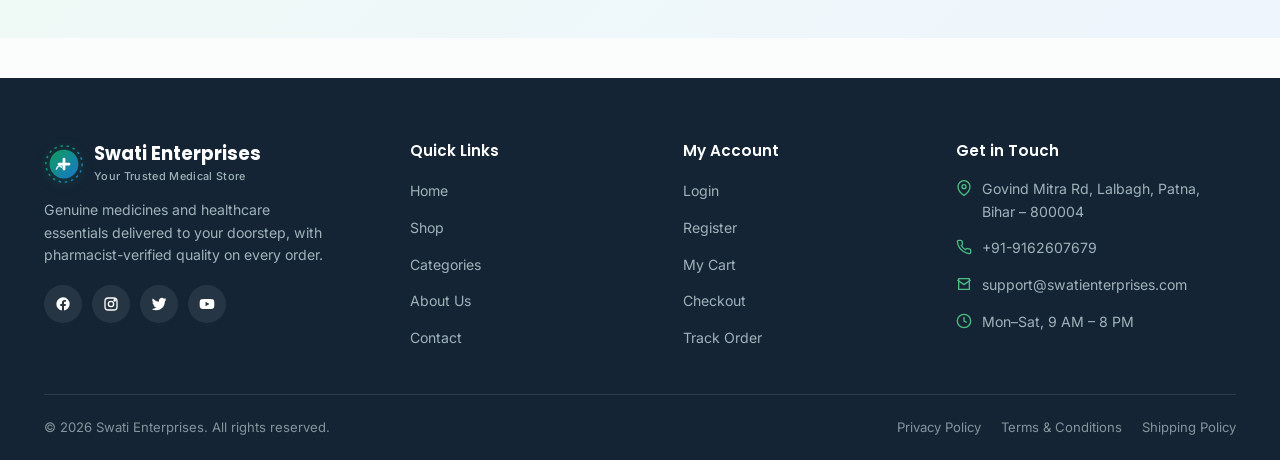
<file: contact.html>
<!DOCTYPE html>
<html lang="en">
<head>
<meta charset="UTF-8">
<meta name="viewport" content="width=device-width, initial-scale=1.0">
<title>Contact Us | Swati Enterprises</title>
<meta name="description" content="Contact Swati Enterprises for pharmacy support, order help, or general questions. Call, email, or visit our store in Patna.">
<meta name="theme-color" content="#0F9D58">
<link rel="icon" href="favicon.svg" type="image/svg+xml">
<link rel="preconnect" href="https://fonts.googleapis.com">
<link href="https://fonts.googleapis.com/css2?family=Poppins:wght@400;500;600;700;800&family=Inter:wght@400;500;600;700&display=swap" rel="stylesheet">
<link rel="stylesheet" href="css/style.min.css">
<link rel="stylesheet" href="css/animations.min.css">
<link rel="stylesheet" href="css/responsive.min.css">
</head>
<body data-page="contact">
<a href="#main" class="skip-link">Skip to content</a>

<div class="page-loader" id="pageLoader">
  <div class="loader-logo"><svg class="logo-mark" width="60" height="60" viewBox="0 0 64 64" xmlns="http://www.w3.org/2000/svg">
      <defs><linearGradient id="logoGradL" x1="0" y1="0" x2="1" y2="1">
        <stop offset="0%" stop-color="#0F9D58"/><stop offset="100%" stop-color="#1976D2"/>
      </linearGradient></defs>
      <circle cx="32" cy="32" r="29" fill="none" stroke="url(#logoGradL)" stroke-width="2.4" stroke-dasharray="4 6"/>
      <circle cx="32" cy="32" r="23" fill="url(#logoGradL)"/>
      <path d="M24 32 h16 M32 24 v16" stroke="#ffffff" stroke-width="4.4" stroke-linecap="round"/>
      <path d="M20 40 q3 -8 8 -3" stroke="#ffffff" stroke-width="2.6" stroke-linecap="round" fill="none" opacity="0.85"/>
    </svg></div>
  <div class="loader-bar"><span></span></div>
</div>

<header class="navbar" id="navbar">
  <div class="container nav-inner">
    <a href="index.html" class="brand" aria-label="Swati Enterprises home">
      <svg class="logo-mark" width="42" height="42" viewBox="0 0 64 64" xmlns="http://www.w3.org/2000/svg">
      <defs><linearGradient id="logoGradL" x1="0" y1="0" x2="1" y2="1">
        <stop offset="0%" stop-color="#0F9D58"/><stop offset="100%" stop-color="#1976D2"/>
      </linearGradient></defs>
      <circle cx="32" cy="32" r="29" fill="none" stroke="url(#logoGradL)" stroke-width="2.4" stroke-dasharray="4 6"/>
      <circle cx="32" cy="32" r="23" fill="url(#logoGradL)"/>
      <path d="M24 32 h16 M32 24 v16" stroke="#ffffff" stroke-width="4.4" stroke-linecap="round"/>
      <path d="M20 40 q3 -8 8 -3" stroke="#ffffff" stroke-width="2.6" stroke-linecap="round" fill="none" opacity="0.85"/>
    </svg>
      <span><span class="brand-name">Swati Enterprises</span><span class="brand-tag">Your Trusted Medical Store</span></span>
    </a>
    <nav aria-label="Primary">
      <ul class="nav-links" id="navLinks">
        <li><a href="index.html">Home</a></li>
        <li><a href="shop.html">Shop</a></li>
        <li><a href="categories.html">Categories</a></li>
        <li><a href="shop.html?filter=offers">Offers</a></li>
        <li><a href="about.html">About</a></li>
        <li><a href="contact.html" class="active">Contact</a></li>
      </ul>
    </nav>
    <div class="nav-search" role="search">
      <svg width="16" height="16" viewBox="0 0 24 24" fill="none" stroke="currentColor" stroke-width="2"><circle cx="11" cy="11" r="7"/><path d="M21 21l-4.3-4.3"/></svg>
      <input type="text" id="navSearchInput" placeholder="Search medicines, vitamins..." aria-label="Search products" autocomplete="off">
      <div class="search-suggest" id="navSearchSuggest"></div>
    </div>
    <div class="nav-actions">
      <button class="theme-toggle" id="themeToggle" aria-label="Toggle dark mode" title="Toggle dark / light mode">
        <span class="knob">
          <svg width="12" height="12" viewBox="0 0 24 24" fill="currentColor"><path d="M12 3a9 9 0 1 0 9 9c0-.46-.04-.92-.1-1.36A5.4 5.4 0 0 1 12 3z"/></svg>
        </span>
      </button>
      <a href="#" onclick="return false;" class="btn-icon icon-badge" aria-label="Wishlist" title="Wishlist">
        <svg width="19" height="19" viewBox="0 0 24 24" fill="none" stroke="currentColor" stroke-width="2"><path d="M12 21s-7.5-4.6-10-9.3C0.3 7.9 2.6 4 6.4 4c2 0 3.6 1 5.6 3 2-2 3.6-3 5.6-3 3.8 0 6.1 3.9 4.4 7.7C19.5 16.4 12 21 12 21z"/></svg>
        <span class="count" id="wishIconBadge" data-wish-count style="display:none;">0</span>
      </a>
      <a href="cart.html" class="btn-icon icon-badge" aria-label="Cart" title="Cart">
        <svg width="19" height="19" viewBox="0 0 24 24" fill="none" stroke="currentColor" stroke-width="2"><circle cx="9" cy="21" r="1"/><circle cx="20" cy="21" r="1"/><path d="M1 1h4l2.7 13.4a2 2 0 0 0 2 1.6h9.7a2 2 0 0 0 2-1.6L23 6H6"/></svg>
        <span class="count" id="cartIconBadge" data-cart-count style="display:none;">0</span>
      </a>
      <a href="login.html" class="btn btn-primary btn-sm">Login</a>
      <button class="nav-toggle" id="navToggle" aria-label="Toggle menu" aria-expanded="false"><span></span></button>
    </div>
  </div>
</header>

<main id="main">

<section class="page-banner">
  <div class="container">
    <div class="breadcrumb"><a href="index.html">Home</a> / <span>Contact</span></div>
    <h1>Get in Touch</h1>
  </div>
</section>

<section>
  <div class="container contact-grid">
    <div class="reveal">
      <div class="contact-info-card">
        <div class="ic"><svg width="22" height="22" viewBox="0 0 24 24" fill="none" stroke="currentColor" stroke-width="2"><path d="M21 10c0 7-9 13-9 13S3 17 3 10a9 9 0 0 1 18 0z"/><circle cx="12" cy="10" r="3"/></svg></div>
        <div><h4>Visit Our Store</h4><p style="color:var(--slate-2);font-size:.9rem;">Govind Mitra Rd, Lalbagh, Patna, Bihar – 800004</p></div>
      </div>
      <div class="contact-info-card">
        <div class="ic"><svg width="22" height="22" viewBox="0 0 24 24" fill="none" stroke="currentColor" stroke-width="2"><path d="M22 16.9v3a2 2 0 0 1-2.2 2 19.8 19.8 0 0 1-8.6-3.1 19.5 19.5 0 0 1-6-6A19.8 19.8 0 0 1 2.1 4.2 2 2 0 0 1 4.1 2h3a2 2 0 0 1 2 1.7c.1.9.3 1.8.6 2.7a2 2 0 0 1-.5 2.1L8 9.7a16 16 0 0 0 6.3 6.3l1.2-1.2a2 2 0 0 1 2.1-.5c.9.3 1.8.5 2.7.6a2 2 0 0 1 1.7 2.1z"/></svg></div>
        <div><h4>Call Us</h4><p style="color:var(--slate-2);font-size:.9rem;">+91-9162607679<br>Mon–Sat, 9 AM – 8 PM</p></div>
      </div>
      <div class="contact-info-card">
        <div class="ic"><svg width="22" height="22" viewBox="0 0 24 24" fill="none" stroke="currentColor" stroke-width="2"><path d="M4 4h16v16H4z"/><path d="M22 6l-10 7L2 6"/></svg></div>
        <div><h4>Email Us</h4><p style="color:var(--slate-2);font-size:.9rem;">support@swatienterprises.com</p></div>
      </div>
      <div class="contact-info-card">
        <div class="ic"><svg width="22" height="22" viewBox="0 0 24 24" fill="none" stroke="currentColor" stroke-width="2"><circle cx="12" cy="12" r="10"/><path d="M12 6v6l4 2"/></svg></div>
        <div><h4>Store Hours</h4><p style="color:var(--slate-2);font-size:.9rem;">Mon–Sat, 9 AM – 8 PM<br>Sunday: 10 AM – 4 PM</p></div>
      </div>
      <div class="map-box">Store location map</div>
    </div>

    <div class="form-card reveal">
      <h3 style="margin-bottom:22px;">Send Us a Message</h3>
      <form id="contactForm" novalidate>
        <div class="form-row">
          <div class="form-group"><label for="cName">Full Name</label><input type="text" id="cName" required><span class="error-msg">Name is required</span></div>
          <div class="form-group"><label for="cEmail">Email Address</label><input type="email" id="cEmail" required><span class="error-msg">Enter a valid email</span></div>
        </div>
        <div class="form-group"><label for="cSubject">Subject</label><input type="text" id="cSubject" required><span class="error-msg">Subject is required</span></div>
        <div class="form-group"><label for="cMessage">Message</label><textarea id="cMessage" rows="5" required></textarea><span class="error-msg">Please enter a message</span></div>
        <button type="submit" class="btn btn-primary btn-block">Send Message</button>
      </form>
    </div>
  </div>
</section>

<section class="bg-soft">
  <div class="container">
    <div class="section-head reveal"><span class="eyebrow">FAQ</span><h2>Common Questions</h2></div>
    <div class="faq-list reveal">
      <div class="faq-item"><button class="faq-q">Do you deliver outside Patna? <span class="plus">+</span></button><div class="faq-a"><p>Yes, we currently deliver to over 120 cities across India with standard 24–48 hour shipping.</p></div></div>
      <div class="faq-item"><button class="faq-q">Can I speak to a pharmacist before ordering? <span class="plus">+</span></button><div class="faq-a"><p>Absolutely — call our support line or use the contact form above to request a callback.</p></div></div>
    </div>
  </div>
</section>

</main>

<footer class="footer">
  <div class="container">
    <div class="footer-grid">
      <div class="footer-brand">
        <a href="index.html" class="brand">
          <svg class="logo-mark" width="40" height="40" viewBox="0 0 64 64" xmlns="http://www.w3.org/2000/svg">
      <defs><linearGradient id="logoGradL" x1="0" y1="0" x2="1" y2="1">
        <stop offset="0%" stop-color="#0F9D58"/><stop offset="100%" stop-color="#1976D2"/>
      </linearGradient></defs>
      <circle cx="32" cy="32" r="29" fill="none" stroke="url(#logoGradL)" stroke-width="2.4" stroke-dasharray="4 6"/>
      <circle cx="32" cy="32" r="23" fill="url(#logoGradL)"/>
      <path d="M24 32 h16 M32 24 v16" stroke="#ffffff" stroke-width="4.4" stroke-linecap="round"/>
      <path d="M20 40 q3 -8 8 -3" stroke="#ffffff" stroke-width="2.6" stroke-linecap="round" fill="none" opacity="0.85"/>
    </svg>
          <span><span class="brand-name">Swati Enterprises</span><span class="brand-tag">Your Trusted Medical Store</span></span>
        </a>
        <p class="desc">Genuine medicines and healthcare essentials delivered to your doorstep, with pharmacist-verified quality on every order.</p>
        <div class="social-row">
          <a href="#" aria-label="Facebook"><svg width="16" height="16" viewBox="0 0 24 24" fill="#fff"><path d="M22 12a10 10 0 1 0-11.6 9.9v-7H7.9V12h2.5V9.8c0-2.5 1.5-3.9 3.8-3.9 1.1 0 2.2.2 2.2.2v2.4h-1.3c-1.2 0-1.6.8-1.6 1.6V12h2.8l-.4 2.9h-2.4v7A10 10 0 0 0 22 12z"/></svg></a>
          <a href="#" aria-label="Instagram"><svg width="16" height="16" viewBox="0 0 24 24" fill="none" stroke="#fff" stroke-width="2"><rect x="3" y="3" width="18" height="18" rx="5"/><circle cx="12" cy="12" r="4"/><circle cx="17.5" cy="6.5" r="1"/></svg></a>
          <a href="#" aria-label="Twitter"><svg width="16" height="16" viewBox="0 0 24 24" fill="#fff"><path d="M23 4.9a9.3 9.3 0 0 1-2.6.7 4.5 4.5 0 0 0 2-2.5c-.9.5-1.9.9-2.9 1.1A4.5 4.5 0 0 0 11.9 8.5 12.8 12.8 0 0 1 2.7 3.8a4.5 4.5 0 0 0 1.4 6 4.4 4.4 0 0 1-2-.6v.1a4.5 4.5 0 0 0 3.6 4.4 4.5 4.5 0 0 1-2 .1 4.5 4.5 0 0 0 4.2 3.1A9 9 0 0 1 1 19.5a12.8 12.8 0 0 0 6.9 2c8.3 0 12.8-6.9 12.8-12.8v-.6A9.2 9.2 0 0 0 23 4.9z"/></svg></a>
          <a href="#" aria-label="YouTube"><svg width="16" height="16" viewBox="0 0 24 24" fill="#fff"><path d="M23 12s0-3.4-.4-5a3 3 0 0 0-2.1-2C18.9 4.5 12 4.5 12 4.5s-6.9 0-8.5.5a3 3 0 0 0-2.1 2C1 8.6 1 12 1 12s0 3.4.4 5a3 3 0 0 0 2.1 2c1.6.5 8.5.5 8.5.5s6.9 0 8.5-.5a3 3 0 0 0 2.1-2c.4-1.6.4-5 .4-5zM9.8 15.5v-7l6 3.5z"/></svg></a>
        </div>
      </div>
      <div>
        <h4>Quick Links</h4>
        <ul class="footer-links">
          <li><a href="index.html">Home</a></li>
          <li><a href="shop.html">Shop</a></li>
          <li><a href="categories.html">Categories</a></li>
          <li><a href="about.html">About Us</a></li>
          <li><a href="contact.html">Contact</a></li>
        </ul>
      </div>
      <div>
        <h4>My Account</h4>
        <ul class="footer-links">
          <li><a href="login.html">Login</a></li>
          <li><a href="register.html">Register</a></li>
          <li><a href="cart.html">My Cart</a></li>
          <li><a href="checkout.html">Checkout</a></li>
          <li><a href="contact.html">Track Order</a></li>
        </ul>
      </div>
      <div>
        <h4>Get in Touch</h4>
        <ul class="footer-contact">
          <li><svg width="16" height="16" viewBox="0 0 24 24" fill="none" stroke="currentColor" stroke-width="2"><path d="M21 10c0 7-9 13-9 13S3 17 3 10a9 9 0 0 1 18 0z"/><circle cx="12" cy="10" r="3"/></svg> Govind Mitra Rd, Lalbagh, Patna, Bihar – 800004</li>
          <li><svg width="16" height="16" viewBox="0 0 24 24" fill="none" stroke="currentColor" stroke-width="2"><path d="M22 16.9v3a2 2 0 0 1-2.2 2 19.8 19.8 0 0 1-8.6-3.1 19.5 19.5 0 0 1-6-6 19.8 19.8 0 0 1-3.1-8.6A2 2 0 0 1 4.1 2h3a2 2 0 0 1 2 1.7c.1.9.3 1.8.6 2.7a2 2 0 0 1-.5 2.1L8 9.7a16 16 0 0 0 6.3 6.3l1.2-1.2a2 2 0 0 1 2.1-.5c.9.3 1.8.5 2.7.6a2 2 0 0 1 1.7 2.1z"/></svg> +91-9162607679</li>
          <li><svg width="16" height="16" viewBox="0 0 24 24" fill="none" stroke="currentColor" stroke-width="2"><path d="M4 4h16v16H4z"/><path d="M22 6l-10 7L2 6"/></svg> support@swatienterprises.com</li>
          <li><svg width="16" height="16" viewBox="0 0 24 24" fill="none" stroke="currentColor" stroke-width="2"><circle cx="12" cy="12" r="10"/><path d="M12 6v6l4 2"/></svg> Mon–Sat, 9 AM – 8 PM</li>
        </ul>
      </div>
    </div>
    <div class="footer-bottom">
      <span>© 2026 Swati Enterprises. All rights reserved.</span>
      <div class="legal">
        <a href="#">Privacy Policy</a>
        <a href="#">Terms &amp; Conditions</a>
        <a href="#">Shipping Policy</a>
      </div>
    </div>
  </div>
</footer>

<div class="modal-overlay" id="quickViewOverlay">
  <div class="modal-box">
    <button class="modal-close" id="quickViewClose" aria-label="Close quick view">✕</button>
    <div id="quickViewBody"></div>
  </div>
</div>

<div class="toast-stack" id="toastStack"></div>
<button class="scroll-top" id="scrollTopBtn" aria-label="Scroll to top">
  <svg width="18" height="18" viewBox="0 0 24 24" fill="none" stroke="currentColor" stroke-width="2.4"><path d="M12 19V5M5 12l7-7 7 7"/></svg>
</button>

<script src="js/products.min.js"></script>
<script src="js/wishlist.min.js"></script>
<script src="js/cart.min.js"></script>
<script src="js/search.min.js"></script>
<script src="js/app.min.js"></script>

</body>
</html>
</file>
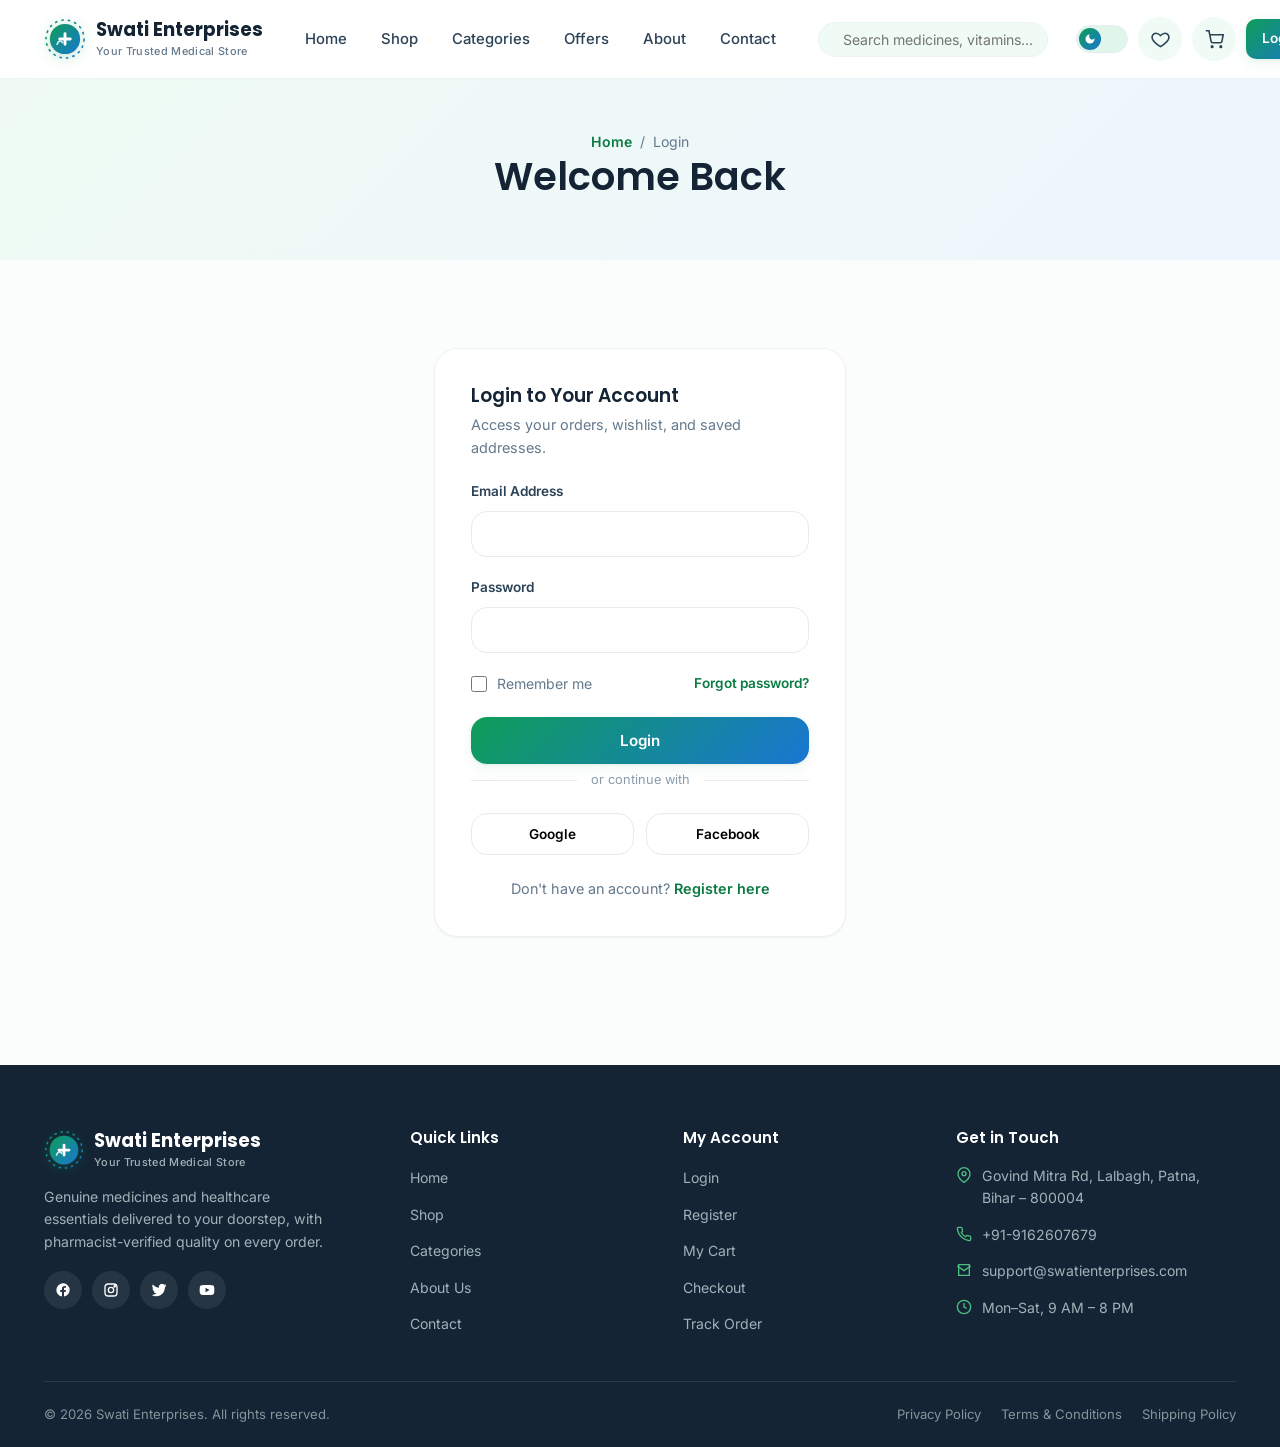
<file: login.html>
<!DOCTYPE html>
<html lang="en">
<head>
<meta charset="UTF-8">
<meta name="viewport" content="width=device-width, initial-scale=1.0">
<title>Login | Swati Enterprises</title>
<meta name="description" content="Login to your Swati Enterprises account to manage orders, wishlist, and saved details.">
<meta name="theme-color" content="#0F9D58">
<link rel="icon" href="favicon.svg" type="image/svg+xml">
<link rel="preconnect" href="https://fonts.googleapis.com">
<link href="https://fonts.googleapis.com/css2?family=Poppins:wght@400;500;600;700;800&family=Inter:wght@400;500;600;700&display=swap" rel="stylesheet">
<link rel="stylesheet" href="css/style.min.css">
<link rel="stylesheet" href="css/animations.min.css">
<link rel="stylesheet" href="css/responsive.min.css">
</head>
<body data-page="login">
<a href="#main" class="skip-link">Skip to content</a>

<div class="page-loader" id="pageLoader">
  <div class="loader-logo"><svg class="logo-mark" width="60" height="60" viewBox="0 0 64 64" xmlns="http://www.w3.org/2000/svg">
      <defs><linearGradient id="logoGradL" x1="0" y1="0" x2="1" y2="1">
        <stop offset="0%" stop-color="#0F9D58"/><stop offset="100%" stop-color="#1976D2"/>
      </linearGradient></defs>
      <circle cx="32" cy="32" r="29" fill="none" stroke="url(#logoGradL)" stroke-width="2.4" stroke-dasharray="4 6"/>
      <circle cx="32" cy="32" r="23" fill="url(#logoGradL)"/>
      <path d="M24 32 h16 M32 24 v16" stroke="#ffffff" stroke-width="4.4" stroke-linecap="round"/>
      <path d="M20 40 q3 -8 8 -3" stroke="#ffffff" stroke-width="2.6" stroke-linecap="round" fill="none" opacity="0.85"/>
    </svg></div>
  <div class="loader-bar"><span></span></div>
</div>

<header class="navbar" id="navbar">
  <div class="container nav-inner">
    <a href="index.html" class="brand" aria-label="Swati Enterprises home">
      <svg class="logo-mark" width="42" height="42" viewBox="0 0 64 64" xmlns="http://www.w3.org/2000/svg">
      <defs><linearGradient id="logoGradL" x1="0" y1="0" x2="1" y2="1">
        <stop offset="0%" stop-color="#0F9D58"/><stop offset="100%" stop-color="#1976D2"/>
      </linearGradient></defs>
      <circle cx="32" cy="32" r="29" fill="none" stroke="url(#logoGradL)" stroke-width="2.4" stroke-dasharray="4 6"/>
      <circle cx="32" cy="32" r="23" fill="url(#logoGradL)"/>
      <path d="M24 32 h16 M32 24 v16" stroke="#ffffff" stroke-width="4.4" stroke-linecap="round"/>
      <path d="M20 40 q3 -8 8 -3" stroke="#ffffff" stroke-width="2.6" stroke-linecap="round" fill="none" opacity="0.85"/>
    </svg>
      <span><span class="brand-name">Swati Enterprises</span><span class="brand-tag">Your Trusted Medical Store</span></span>
    </a>
    <nav aria-label="Primary">
      <ul class="nav-links" id="navLinks">
        <li><a href="index.html">Home</a></li>
        <li><a href="shop.html">Shop</a></li>
        <li><a href="categories.html">Categories</a></li>
        <li><a href="shop.html?filter=offers">Offers</a></li>
        <li><a href="about.html">About</a></li>
        <li><a href="contact.html">Contact</a></li>
      </ul>
    </nav>
    <div class="nav-search" role="search">
      <svg width="16" height="16" viewBox="0 0 24 24" fill="none" stroke="currentColor" stroke-width="2"><circle cx="11" cy="11" r="7"/><path d="M21 21l-4.3-4.3"/></svg>
      <input type="text" id="navSearchInput" placeholder="Search medicines, vitamins..." aria-label="Search products" autocomplete="off">
      <div class="search-suggest" id="navSearchSuggest"></div>
    </div>
    <div class="nav-actions">
      <button class="theme-toggle" id="themeToggle" aria-label="Toggle dark mode" title="Toggle dark / light mode">
        <span class="knob">
          <svg width="12" height="12" viewBox="0 0 24 24" fill="currentColor"><path d="M12 3a9 9 0 1 0 9 9c0-.46-.04-.92-.1-1.36A5.4 5.4 0 0 1 12 3z"/></svg>
        </span>
      </button>
      <a href="#" onclick="return false;" class="btn-icon icon-badge" aria-label="Wishlist" title="Wishlist">
        <svg width="19" height="19" viewBox="0 0 24 24" fill="none" stroke="currentColor" stroke-width="2"><path d="M12 21s-7.5-4.6-10-9.3C0.3 7.9 2.6 4 6.4 4c2 0 3.6 1 5.6 3 2-2 3.6-3 5.6-3 3.8 0 6.1 3.9 4.4 7.7C19.5 16.4 12 21 12 21z"/></svg>
        <span class="count" id="wishIconBadge" data-wish-count style="display:none;">0</span>
      </a>
      <a href="cart.html" class="btn-icon icon-badge" aria-label="Cart" title="Cart">
        <svg width="19" height="19" viewBox="0 0 24 24" fill="none" stroke="currentColor" stroke-width="2"><circle cx="9" cy="21" r="1"/><circle cx="20" cy="21" r="1"/><path d="M1 1h4l2.7 13.4a2 2 0 0 0 2 1.6h9.7a2 2 0 0 0 2-1.6L23 6H6"/></svg>
        <span class="count" id="cartIconBadge" data-cart-count style="display:none;">0</span>
      </a>
      <a href="login.html" class="btn btn-primary btn-sm">Login</a>
      <button class="nav-toggle" id="navToggle" aria-label="Toggle menu" aria-expanded="false"><span></span></button>
    </div>
  </div>
</header>

<main id="main">

<section class="page-banner">
  <div class="container">
    <div class="breadcrumb"><a href="index.html">Home</a> / <span>Login</span></div>
    <h1>Welcome Back</h1>
  </div>
</section>

<section>
  <div class="container auth-wrap">
    <div class="form-card reveal">
      <h3 style="margin-bottom:6px;">Login to Your Account</h3>
      <p style="color:var(--slate-2);font-size:.9rem;margin-bottom:22px;">Access your orders, wishlist, and saved addresses.</p>
      <form id="loginForm" novalidate>
        <div class="form-group"><label for="loginEmail">Email Address</label><input type="email" id="loginEmail" required><span class="error-msg">Enter a valid email</span></div>
        <div class="form-group">
          <label for="loginPassword">Password</label>
          <input type="password" id="loginPassword" required minlength="6">
          <span class="error-msg">Password must be at least 6 characters</span>
        </div>
        <div class="divider-row" style="margin-bottom:0;">
          <label class="checkbox-row"><input type="checkbox"> Remember me</label>
          <a href="#" style="color:var(--green-dark);font-size:.85rem;font-weight:600;">Forgot password?</a>
        </div>
        <button type="submit" class="btn btn-primary btn-block" style="margin-top:22px;">Login</button>
      </form>
      <div class="or-sep">or continue with</div>
      <div class="social-auth">
        <button type="button">Google</button>
        <button type="button">Facebook</button>
      </div>
      <p class="auth-switch">Don't have an account? <a href="register.html" style="color:var(--green-dark);font-weight:600;">Register here</a></p>
    </div>
  </div>
</section>

</main>

<footer class="footer">
  <div class="container">
    <div class="footer-grid">
      <div class="footer-brand">
        <a href="index.html" class="brand">
          <svg class="logo-mark" width="40" height="40" viewBox="0 0 64 64" xmlns="http://www.w3.org/2000/svg">
      <defs><linearGradient id="logoGradL" x1="0" y1="0" x2="1" y2="1">
        <stop offset="0%" stop-color="#0F9D58"/><stop offset="100%" stop-color="#1976D2"/>
      </linearGradient></defs>
      <circle cx="32" cy="32" r="29" fill="none" stroke="url(#logoGradL)" stroke-width="2.4" stroke-dasharray="4 6"/>
      <circle cx="32" cy="32" r="23" fill="url(#logoGradL)"/>
      <path d="M24 32 h16 M32 24 v16" stroke="#ffffff" stroke-width="4.4" stroke-linecap="round"/>
      <path d="M20 40 q3 -8 8 -3" stroke="#ffffff" stroke-width="2.6" stroke-linecap="round" fill="none" opacity="0.85"/>
    </svg>
          <span><span class="brand-name">Swati Enterprises</span><span class="brand-tag">Your Trusted Medical Store</span></span>
        </a>
        <p class="desc">Genuine medicines and healthcare essentials delivered to your doorstep, with pharmacist-verified quality on every order.</p>
        <div class="social-row">
          <a href="#" aria-label="Facebook"><svg width="16" height="16" viewBox="0 0 24 24" fill="#fff"><path d="M22 12a10 10 0 1 0-11.6 9.9v-7H7.9V12h2.5V9.8c0-2.5 1.5-3.9 3.8-3.9 1.1 0 2.2.2 2.2.2v2.4h-1.3c-1.2 0-1.6.8-1.6 1.6V12h2.8l-.4 2.9h-2.4v7A10 10 0 0 0 22 12z"/></svg></a>
          <a href="#" aria-label="Instagram"><svg width="16" height="16" viewBox="0 0 24 24" fill="none" stroke="#fff" stroke-width="2"><rect x="3" y="3" width="18" height="18" rx="5"/><circle cx="12" cy="12" r="4"/><circle cx="17.5" cy="6.5" r="1"/></svg></a>
          <a href="#" aria-label="Twitter"><svg width="16" height="16" viewBox="0 0 24 24" fill="#fff"><path d="M23 4.9a9.3 9.3 0 0 1-2.6.7 4.5 4.5 0 0 0 2-2.5c-.9.5-1.9.9-2.9 1.1A4.5 4.5 0 0 0 11.9 8.5 12.8 12.8 0 0 1 2.7 3.8a4.5 4.5 0 0 0 1.4 6 4.4 4.4 0 0 1-2-.6v.1a4.5 4.5 0 0 0 3.6 4.4 4.5 4.5 0 0 1-2 .1 4.5 4.5 0 0 0 4.2 3.1A9 9 0 0 1 1 19.5a12.8 12.8 0 0 0 6.9 2c8.3 0 12.8-6.9 12.8-12.8v-.6A9.2 9.2 0 0 0 23 4.9z"/></svg></a>
          <a href="#" aria-label="YouTube"><svg width="16" height="16" viewBox="0 0 24 24" fill="#fff"><path d="M23 12s0-3.4-.4-5a3 3 0 0 0-2.1-2C18.9 4.5 12 4.5 12 4.5s-6.9 0-8.5.5a3 3 0 0 0-2.1 2C1 8.6 1 12 1 12s0 3.4.4 5a3 3 0 0 0 2.1 2c1.6.5 8.5.5 8.5.5s6.9 0 8.5-.5a3 3 0 0 0 2.1-2c.4-1.6.4-5 .4-5zM9.8 15.5v-7l6 3.5z"/></svg></a>
        </div>
      </div>
      <div>
        <h4>Quick Links</h4>
        <ul class="footer-links">
          <li><a href="index.html">Home</a></li>
          <li><a href="shop.html">Shop</a></li>
          <li><a href="categories.html">Categories</a></li>
          <li><a href="about.html">About Us</a></li>
          <li><a href="contact.html">Contact</a></li>
        </ul>
      </div>
      <div>
        <h4>My Account</h4>
        <ul class="footer-links">
          <li><a href="login.html">Login</a></li>
          <li><a href="register.html">Register</a></li>
          <li><a href="cart.html">My Cart</a></li>
          <li><a href="checkout.html">Checkout</a></li>
          <li><a href="contact.html">Track Order</a></li>
        </ul>
      </div>
      <div>
        <h4>Get in Touch</h4>
        <ul class="footer-contact">
          <li><svg width="16" height="16" viewBox="0 0 24 24" fill="none" stroke="currentColor" stroke-width="2"><path d="M21 10c0 7-9 13-9 13S3 17 3 10a9 9 0 0 1 18 0z"/><circle cx="12" cy="10" r="3"/></svg> Govind Mitra Rd, Lalbagh, Patna, Bihar – 800004</li>
          <li><svg width="16" height="16" viewBox="0 0 24 24" fill="none" stroke="currentColor" stroke-width="2"><path d="M22 16.9v3a2 2 0 0 1-2.2 2 19.8 19.8 0 0 1-8.6-3.1 19.5 19.5 0 0 1-6-6 19.8 19.8 0 0 1-3.1-8.6A2 2 0 0 1 4.1 2h3a2 2 0 0 1 2 1.7c.1.9.3 1.8.6 2.7a2 2 0 0 1-.5 2.1L8 9.7a16 16 0 0 0 6.3 6.3l1.2-1.2a2 2 0 0 1 2.1-.5c.9.3 1.8.5 2.7.6a2 2 0 0 1 1.7 2.1z"/></svg> +91-9162607679</li>
          <li><svg width="16" height="16" viewBox="0 0 24 24" fill="none" stroke="currentColor" stroke-width="2"><path d="M4 4h16v16H4z"/><path d="M22 6l-10 7L2 6"/></svg> support@swatienterprises.com</li>
          <li><svg width="16" height="16" viewBox="0 0 24 24" fill="none" stroke="currentColor" stroke-width="2"><circle cx="12" cy="12" r="10"/><path d="M12 6v6l4 2"/></svg> Mon–Sat, 9 AM – 8 PM</li>
        </ul>
      </div>
    </div>
    <div class="footer-bottom">
      <span>© 2026 Swati Enterprises. All rights reserved.</span>
      <div class="legal">
        <a href="#">Privacy Policy</a>
        <a href="#">Terms &amp; Conditions</a>
        <a href="#">Shipping Policy</a>
      </div>
    </div>
  </div>
</footer>

<div class="modal-overlay" id="quickViewOverlay">
  <div class="modal-box">
    <button class="modal-close" id="quickViewClose" aria-label="Close quick view">✕</button>
    <div id="quickViewBody"></div>
  </div>
</div>

<div class="toast-stack" id="toastStack"></div>
<button class="scroll-top" id="scrollTopBtn" aria-label="Scroll to top">
  <svg width="18" height="18" viewBox="0 0 24 24" fill="none" stroke="currentColor" stroke-width="2.4"><path d="M12 19V5M5 12l7-7 7 7"/></svg>
</button>

<script src="js/products.min.js"></script>
<script src="js/wishlist.min.js"></script>
<script src="js/cart.min.js"></script>
<script src="js/search.min.js"></script>
<script src="js/app.min.js"></script>

</body>
</html>
</file>
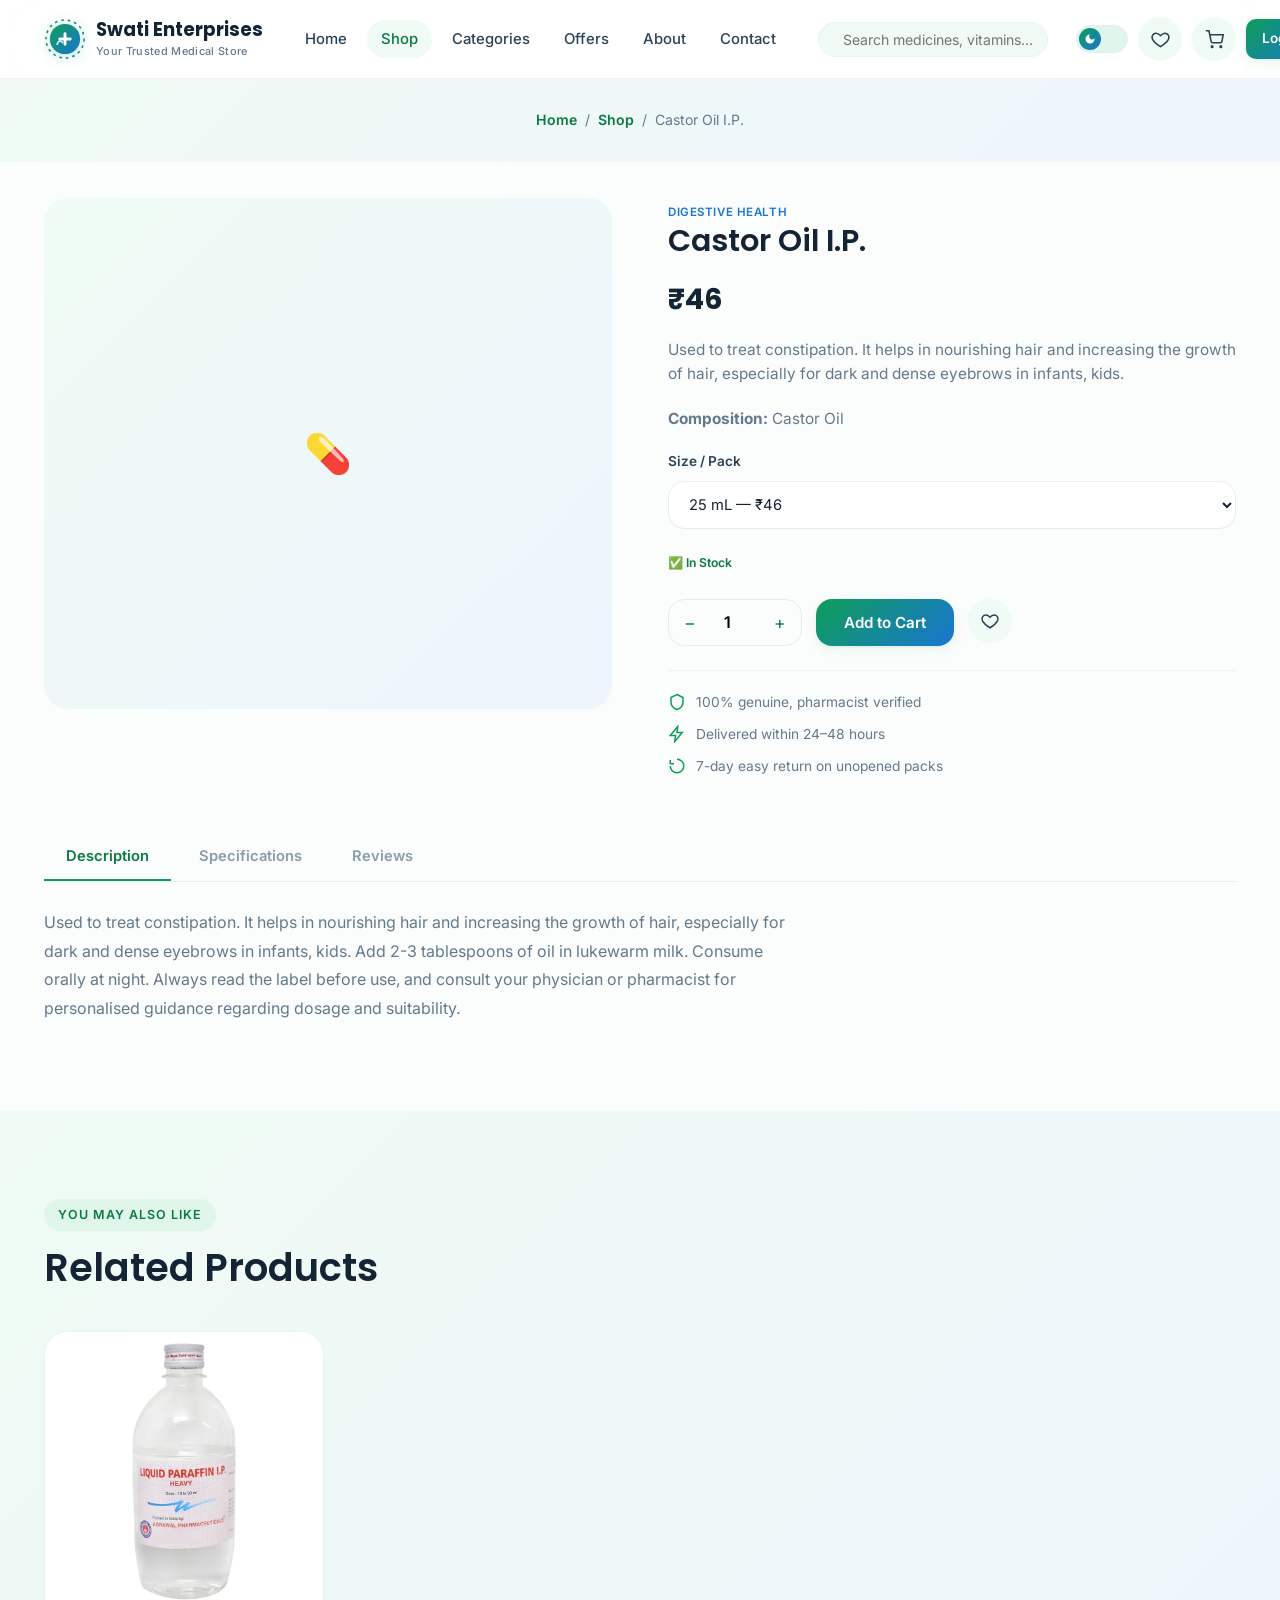
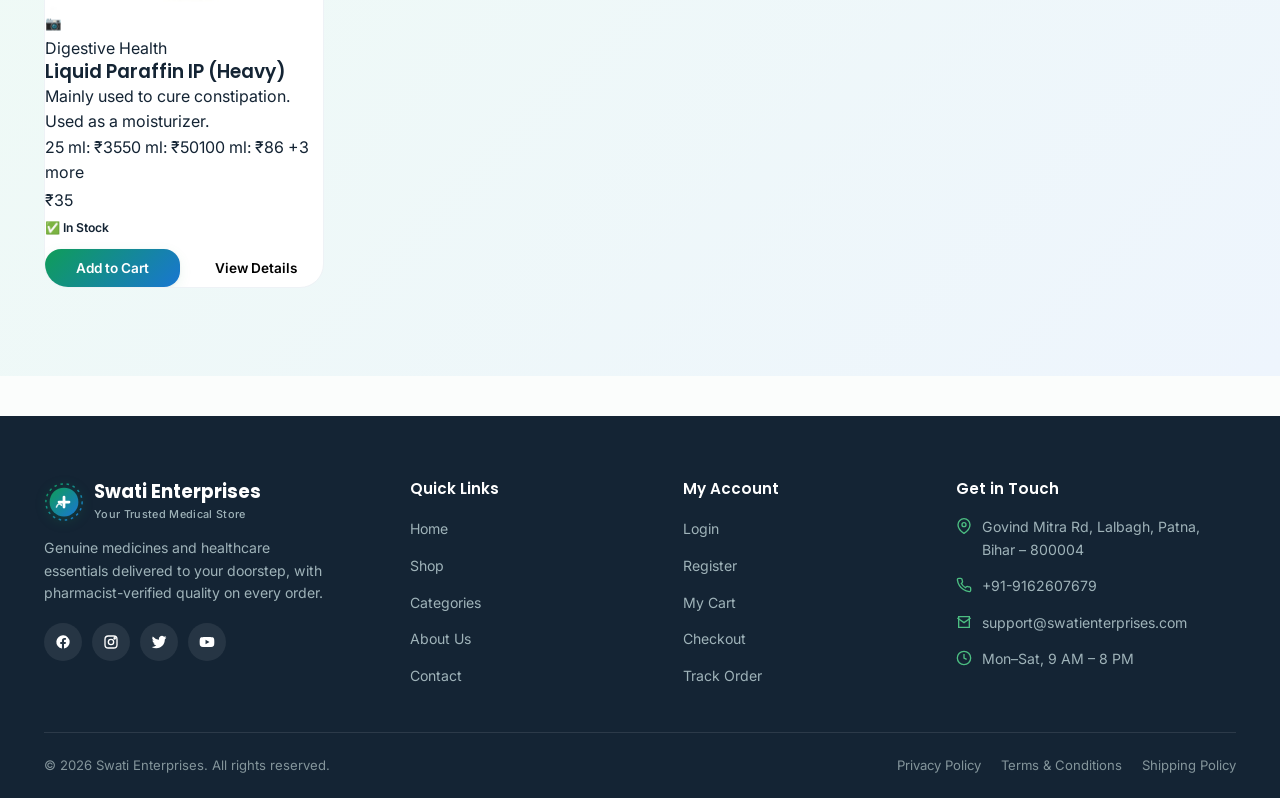
<file: product.html>
<!DOCTYPE html>
<html lang="en">
<head>
<meta charset="UTF-8">
<meta name="viewport" content="width=device-width, initial-scale=1.0">
<title>Product Details | Swati Enterprises</title>
<meta name="description" content="View detailed information, pricing, and reviews for healthcare products at Swati Enterprises.">
<meta name="theme-color" content="#0F9D58">
<link rel="icon" href="favicon.svg" type="image/svg+xml">
<link rel="preconnect" href="https://fonts.googleapis.com">
<link href="https://fonts.googleapis.com/css2?family=Poppins:wght@400;500;600;700;800&family=Inter:wght@400;500;600;700&display=swap" rel="stylesheet">
<link rel="stylesheet" href="css/style.min.css">
<link rel="stylesheet" href="css/animations.min.css">
<link rel="stylesheet" href="css/responsive.min.css">
</head>
<body data-page="shop">
<a href="#main" class="skip-link">Skip to content</a>

<div class="page-loader" id="pageLoader">
  <div class="loader-logo"><svg class="logo-mark" width="60" height="60" viewBox="0 0 64 64" xmlns="http://www.w3.org/2000/svg">
      <defs><linearGradient id="logoGradL" x1="0" y1="0" x2="1" y2="1">
        <stop offset="0%" stop-color="#0F9D58"/><stop offset="100%" stop-color="#1976D2"/>
      </linearGradient></defs>
      <circle cx="32" cy="32" r="29" fill="none" stroke="url(#logoGradL)" stroke-width="2.4" stroke-dasharray="4 6"/>
      <circle cx="32" cy="32" r="23" fill="url(#logoGradL)"/>
      <path d="M24 32 h16 M32 24 v16" stroke="#ffffff" stroke-width="4.4" stroke-linecap="round"/>
      <path d="M20 40 q3 -8 8 -3" stroke="#ffffff" stroke-width="2.6" stroke-linecap="round" fill="none" opacity="0.85"/>
    </svg></div>
  <div class="loader-bar"><span></span></div>
</div>

<header class="navbar" id="navbar">
  <div class="container nav-inner">
    <a href="index.html" class="brand" aria-label="Swati Enterprises home">
      <svg class="logo-mark" width="42" height="42" viewBox="0 0 64 64" xmlns="http://www.w3.org/2000/svg">
      <defs><linearGradient id="logoGradL" x1="0" y1="0" x2="1" y2="1">
        <stop offset="0%" stop-color="#0F9D58"/><stop offset="100%" stop-color="#1976D2"/>
      </linearGradient></defs>
      <circle cx="32" cy="32" r="29" fill="none" stroke="url(#logoGradL)" stroke-width="2.4" stroke-dasharray="4 6"/>
      <circle cx="32" cy="32" r="23" fill="url(#logoGradL)"/>
      <path d="M24 32 h16 M32 24 v16" stroke="#ffffff" stroke-width="4.4" stroke-linecap="round"/>
      <path d="M20 40 q3 -8 8 -3" stroke="#ffffff" stroke-width="2.6" stroke-linecap="round" fill="none" opacity="0.85"/>
    </svg>
      <span><span class="brand-name">Swati Enterprises</span><span class="brand-tag">Your Trusted Medical Store</span></span>
    </a>
    <nav aria-label="Primary">
      <ul class="nav-links" id="navLinks">
        <li><a href="index.html">Home</a></li>
        <li><a href="shop.html" class="active">Shop</a></li>
        <li><a href="categories.html">Categories</a></li>
        <li><a href="shop.html?filter=offers">Offers</a></li>
        <li><a href="about.html">About</a></li>
        <li><a href="contact.html">Contact</a></li>
      </ul>
    </nav>
    <div class="nav-search" role="search">
      <svg width="16" height="16" viewBox="0 0 24 24" fill="none" stroke="currentColor" stroke-width="2"><circle cx="11" cy="11" r="7"/><path d="M21 21l-4.3-4.3"/></svg>
      <input type="text" id="navSearchInput" placeholder="Search medicines, vitamins..." aria-label="Search products" autocomplete="off">
      <div class="search-suggest" id="navSearchSuggest"></div>
    </div>
    <div class="nav-actions">
      <button class="theme-toggle" id="themeToggle" aria-label="Toggle dark mode" title="Toggle dark / light mode">
        <span class="knob">
          <svg width="12" height="12" viewBox="0 0 24 24" fill="currentColor"><path d="M12 3a9 9 0 1 0 9 9c0-.46-.04-.92-.1-1.36A5.4 5.4 0 0 1 12 3z"/></svg>
        </span>
      </button>
      <a href="#" onclick="return false;" class="btn-icon icon-badge" aria-label="Wishlist" title="Wishlist">
        <svg width="19" height="19" viewBox="0 0 24 24" fill="none" stroke="currentColor" stroke-width="2"><path d="M12 21s-7.5-4.6-10-9.3C0.3 7.9 2.6 4 6.4 4c2 0 3.6 1 5.6 3 2-2 3.6-3 5.6-3 3.8 0 6.1 3.9 4.4 7.7C19.5 16.4 12 21 12 21z"/></svg>
        <span class="count" id="wishIconBadge" data-wish-count style="display:none;">0</span>
      </a>
      <a href="cart.html" class="btn-icon icon-badge" aria-label="Cart" title="Cart">
        <svg width="19" height="19" viewBox="0 0 24 24" fill="none" stroke="currentColor" stroke-width="2"><circle cx="9" cy="21" r="1"/><circle cx="20" cy="21" r="1"/><path d="M1 1h4l2.7 13.4a2 2 0 0 0 2 1.6h9.7a2 2 0 0 0 2-1.6L23 6H6"/></svg>
        <span class="count" id="cartIconBadge" data-cart-count style="display:none;">0</span>
      </a>
      <a href="login.html" class="btn btn-primary btn-sm">Login</a>
      <button class="nav-toggle" id="navToggle" aria-label="Toggle menu" aria-expanded="false"><span></span></button>
    </div>
  </div>
</header>

<main id="main">

<section class="page-banner" style="padding:30px 0;">
  <div class="container">
    <div class="breadcrumb"><a href="index.html">Home</a> / <a href="shop.html">Shop</a> / <span id="crumbName">Product</span></div>
  </div>
</section>

<section style="padding-top:36px;">
  <div class="container">
    <div class="pd-grid" id="pdRoot">
      <!-- populated by JS -->
    </div>

    <div class="pd-tabs reveal">
      <button class="pd-tab active" data-tab="desc">Description</button>
      <button class="pd-tab" data-tab="specs">Specifications</button>
      <button class="pd-tab" data-tab="reviews">Reviews</button>
    </div>
    <div class="pd-tab-panel active" id="tab-desc">
      <p id="pdFullDesc" style="color:var(--slate-2);max-width:760px;line-height:1.8;"></p>
    </div>
    <div class="pd-tab-panel" id="tab-specs">
      <ul style="color:var(--slate-2);line-height:2.1;">
        <li><strong>Brand:</strong> Swati Enterprises Care</li>
        <li><strong>Form:</strong> As listed on pack</li>
        <li><strong>Storage:</strong> Store in a cool, dry place away from sunlight</li>
        <li><strong>Shelf Life:</strong> 24 months from date of manufacture</li>
      </ul>
    </div>
    <div class="pd-tab-panel" id="tab-reviews">
      <div class="testi-grid">
        <div class="testi-card"><div class="testi-stars">★★★★★</div><p>"Works exactly as described, and delivery was quick."</p><div class="testi-user"><div class="testi-avatar">RM</div><div><strong>Riya Mehta</strong><span>Verified Buyer</span></div></div></div>
        <div class="testi-card"><div class="testi-stars">★★★★☆</div><p>"Good quality, packaging could be a bit sturdier."</p><div class="testi-user"><div class="testi-avatar">AS</div><div><strong>Arjun Singh</strong><span>Verified Buyer</span></div></div></div>
      </div>
    </div>
  </div>
</section>

<section class="bg-soft">
  <div class="container">
    <div class="section-head left reveal"><span class="eyebrow">You may also like</span><h2>Related Products</h2></div>
    <div class="product-grid" id="relatedGrid"></div>
  </div>
</section>

</main>

<footer class="footer">
  <div class="container">
    <div class="footer-grid">
      <div class="footer-brand">
        <a href="index.html" class="brand">
          <svg class="logo-mark" width="40" height="40" viewBox="0 0 64 64" xmlns="http://www.w3.org/2000/svg">
      <defs><linearGradient id="logoGradL" x1="0" y1="0" x2="1" y2="1">
        <stop offset="0%" stop-color="#0F9D58"/><stop offset="100%" stop-color="#1976D2"/>
      </linearGradient></defs>
      <circle cx="32" cy="32" r="29" fill="none" stroke="url(#logoGradL)" stroke-width="2.4" stroke-dasharray="4 6"/>
      <circle cx="32" cy="32" r="23" fill="url(#logoGradL)"/>
      <path d="M24 32 h16 M32 24 v16" stroke="#ffffff" stroke-width="4.4" stroke-linecap="round"/>
      <path d="M20 40 q3 -8 8 -3" stroke="#ffffff" stroke-width="2.6" stroke-linecap="round" fill="none" opacity="0.85"/>
    </svg>
          <span><span class="brand-name">Swati Enterprises</span><span class="brand-tag">Your Trusted Medical Store</span></span>
        </a>
        <p class="desc">Genuine medicines and healthcare essentials delivered to your doorstep, with pharmacist-verified quality on every order.</p>
        <div class="social-row">
          <a href="#" aria-label="Facebook"><svg width="16" height="16" viewBox="0 0 24 24" fill="#fff"><path d="M22 12a10 10 0 1 0-11.6 9.9v-7H7.9V12h2.5V9.8c0-2.5 1.5-3.9 3.8-3.9 1.1 0 2.2.2 2.2.2v2.4h-1.3c-1.2 0-1.6.8-1.6 1.6V12h2.8l-.4 2.9h-2.4v7A10 10 0 0 0 22 12z"/></svg></a>
          <a href="#" aria-label="Instagram"><svg width="16" height="16" viewBox="0 0 24 24" fill="none" stroke="#fff" stroke-width="2"><rect x="3" y="3" width="18" height="18" rx="5"/><circle cx="12" cy="12" r="4"/><circle cx="17.5" cy="6.5" r="1"/></svg></a>
          <a href="#" aria-label="Twitter"><svg width="16" height="16" viewBox="0 0 24 24" fill="#fff"><path d="M23 4.9a9.3 9.3 0 0 1-2.6.7 4.5 4.5 0 0 0 2-2.5c-.9.5-1.9.9-2.9 1.1A4.5 4.5 0 0 0 11.9 8.5 12.8 12.8 0 0 1 2.7 3.8a4.5 4.5 0 0 0 1.4 6 4.4 4.4 0 0 1-2-.6v.1a4.5 4.5 0 0 0 3.6 4.4 4.5 4.5 0 0 1-2 .1 4.5 4.5 0 0 0 4.2 3.1A9 9 0 0 1 1 19.5a12.8 12.8 0 0 0 6.9 2c8.3 0 12.8-6.9 12.8-12.8v-.6A9.2 9.2 0 0 0 23 4.9z"/></svg></a>
          <a href="#" aria-label="YouTube"><svg width="16" height="16" viewBox="0 0 24 24" fill="#fff"><path d="M23 12s0-3.4-.4-5a3 3 0 0 0-2.1-2C18.9 4.5 12 4.5 12 4.5s-6.9 0-8.5.5a3 3 0 0 0-2.1 2C1 8.6 1 12 1 12s0 3.4.4 5a3 3 0 0 0 2.1 2c1.6.5 8.5.5 8.5.5s6.9 0 8.5-.5a3 3 0 0 0 2.1-2c.4-1.6.4-5 .4-5zM9.8 15.5v-7l6 3.5z"/></svg></a>
        </div>
      </div>
      <div>
        <h4>Quick Links</h4>
        <ul class="footer-links">
          <li><a href="index.html">Home</a></li>
          <li><a href="shop.html">Shop</a></li>
          <li><a href="categories.html">Categories</a></li>
          <li><a href="about.html">About Us</a></li>
          <li><a href="contact.html">Contact</a></li>
        </ul>
      </div>
      <div>
        <h4>My Account</h4>
        <ul class="footer-links">
          <li><a href="login.html">Login</a></li>
          <li><a href="register.html">Register</a></li>
          <li><a href="cart.html">My Cart</a></li>
          <li><a href="checkout.html">Checkout</a></li>
          <li><a href="contact.html">Track Order</a></li>
        </ul>
      </div>
      <div>
        <h4>Get in Touch</h4>
        <ul class="footer-contact">
          <li><svg width="16" height="16" viewBox="0 0 24 24" fill="none" stroke="currentColor" stroke-width="2"><path d="M21 10c0 7-9 13-9 13S3 17 3 10a9 9 0 0 1 18 0z"/><circle cx="12" cy="10" r="3"/></svg> Govind Mitra Rd, Lalbagh, Patna, Bihar – 800004</li>
          <li><svg width="16" height="16" viewBox="0 0 24 24" fill="none" stroke="currentColor" stroke-width="2"><path d="M22 16.9v3a2 2 0 0 1-2.2 2 19.8 19.8 0 0 1-8.6-3.1 19.5 19.5 0 0 1-6-6 19.8 19.8 0 0 1-3.1-8.6A2 2 0 0 1 4.1 2h3a2 2 0 0 1 2 1.7c.1.9.3 1.8.6 2.7a2 2 0 0 1-.5 2.1L8 9.7a16 16 0 0 0 6.3 6.3l1.2-1.2a2 2 0 0 1 2.1-.5c.9.3 1.8.5 2.7.6a2 2 0 0 1 1.7 2.1z"/></svg> +91-9162607679</li>
          <li><svg width="16" height="16" viewBox="0 0 24 24" fill="none" stroke="currentColor" stroke-width="2"><path d="M4 4h16v16H4z"/><path d="M22 6l-10 7L2 6"/></svg> support@swatienterprises.com</li>
          <li><svg width="16" height="16" viewBox="0 0 24 24" fill="none" stroke="currentColor" stroke-width="2"><circle cx="12" cy="12" r="10"/><path d="M12 6v6l4 2"/></svg> Mon–Sat, 9 AM – 8 PM</li>
        </ul>
      </div>
    </div>
    <div class="footer-bottom">
      <span>© 2026 Swati Enterprises. All rights reserved.</span>
      <div class="legal">
        <a href="#">Privacy Policy</a>
        <a href="#">Terms &amp; Conditions</a>
        <a href="#">Shipping Policy</a>
      </div>
    </div>
  </div>
</footer>

<div class="modal-overlay" id="quickViewOverlay">
  <div class="modal-box">
    <button class="modal-close" id="quickViewClose" aria-label="Close quick view">✕</button>
    <div id="quickViewBody"></div>
  </div>
</div>

<div class="toast-stack" id="toastStack"></div>
<button class="scroll-top" id="scrollTopBtn" aria-label="Scroll to top">
  <svg width="18" height="18" viewBox="0 0 24 24" fill="none" stroke="currentColor" stroke-width="2.4"><path d="M12 19V5M5 12l7-7 7 7"/></svg>
</button>

<script src="js/products.min.js"></script>
<script src="js/wishlist.min.js"></script>
<script src="js/cart.min.js"></script>
<script src="js/search.min.js"></script>
<script src="js/app.min.js"></script>
<script>
document.addEventListener("DOMContentLoaded", () => {
  const params = new URLSearchParams(window.location.search);
  const id = params.get("id") || PRODUCTS[0].id;
  const p = getProductById(id) || PRODUCTS[0];
  document.title = p.name + " | Swati Enterprises";
  document.getElementById("crumbName").textContent = p.name;

  const stockClass = p.inStock ? "in" : "out";
  const startPrice = getStartingPrice(p);
  const variantOptions = (p.variants || []).map((v, i) =>
    `<option value="${i}">${v.size} — ${formatPrice(v.price)}</option>`
  ).join('');

  document.getElementById("pdRoot").innerHTML = `
    <div class="pd-gallery">
      <div class="pd-gallery-main" id="pdMainMedia">${productIconSVG(p.icon)}</div>
    </div>
    <div class="pd-info reveal in">
      <span class="product-cat">${p.category}</span>
      <h1>${p.name}</h1>
      <div class="pd-price-row">
        <span class="price-now" id="pdPriceNow">${startPrice ? formatPrice(startPrice) : 'Contact for price'}</span>
      </div>
      <p class="pd-desc">${p.description}</p>
      ${p.composition ? `<p class="pd-desc"><strong>Composition:</strong> ${p.composition}</p>` : ''}
      ${variantOptions ? `<div class="form-group"><label for="pdVariant">Size / Pack</label>
        <select id="pdVariant">${variantOptions}</select></div>` : ''}
      <span class="stock-status ${stockClass}">${p.inStock ? '✅ In Stock' : '❌ Out of Stock'}</span>
      <div class="pd-actions">
        <div class="qty-control">
          <button id="pdDecr">−</button>
          <input type="number" id="pdQty" value="1" min="1">
          <button id="pdIncr">+</button>
        </div>
        <button class="btn btn-primary" id="pdAddBtn" ${p.inStock ? '' : 'disabled'}>Add to Cart</button>
        <button class="btn-icon" id="pdWishBtn" aria-label="Add to wishlist">
          <svg width="18" height="18" viewBox="0 0 24 24" fill="none" stroke="currentColor" stroke-width="2"><path d="M12 21s-7.5-4.6-10-9.3C0.3 7.9 2.6 4 6.4 4c2 0 3.6 1 5.6 3 2-2 3.6-3 5.6-3 3.8 0 6.1 3.9 4.4 7.7C19.5 16.4 12 21 12 21z"/></svg>
        </button>
      </div>
      <ul class="pd-meta-list">
        <li><svg width="18" height="18" viewBox="0 0 24 24" fill="none" stroke="currentColor" stroke-width="2"><path d="M12 2l8 4v6c0 5-3.5 8.5-8 10-4.5-1.5-8-5-8-10V6z"/></svg> 100% genuine, pharmacist verified</li>
        <li><svg width="18" height="18" viewBox="0 0 24 24" fill="none" stroke="currentColor" stroke-width="2"><path d="M13 2 3 14h7l-1 8 10-12h-7z"/></svg> Delivered within 24–48 hours</li>
        <li><svg width="18" height="18" viewBox="0 0 24 24" fill="none" stroke="currentColor" stroke-width="2"><path d="M3 12a9 9 0 1 0 9-9"/><path d="M3 4v5h5"/></svg> 7-day easy return on unopened packs</li>
      </ul>
    </div>
  `;
  document.getElementById("pdFullDesc").textContent = p.description + (p.usage ? " " + p.usage : "") + " Always read the label before use, and consult your physician or pharmacist for personalised guidance regarding dosage and suitability.";

  const variantSelect = document.getElementById("pdVariant");
  if (variantSelect) {
    variantSelect.addEventListener("change", () => {
      const v = p.variants[Number(variantSelect.value)];
      document.getElementById("pdPriceNow").textContent = formatPrice(v.price);
    });
  }

  const qtyInput = document.getElementById("pdQty");
  document.getElementById("pdIncr").addEventListener("click", () => qtyInput.value = Number(qtyInput.value) + 1);
  document.getElementById("pdDecr").addEventListener("click", () => qtyInput.value = Math.max(1, Number(qtyInput.value) - 1));
  document.getElementById("pdAddBtn").addEventListener("click", () => addToCart(p.id, Number(qtyInput.value)));
  const wishBtn = document.getElementById("pdWishBtn");
  if(isWishlisted(p.id)){ wishBtn.classList.add("active"); wishBtn.querySelector("svg").setAttribute("fill","currentColor"); }
  wishBtn.addEventListener("click", () => {
    const active = toggleWishlist(p.id);
    wishBtn.classList.toggle("active", active);
    wishBtn.querySelector("svg").setAttribute("fill", active ? "currentColor" : "none");
  });

  // Tabs
  document.querySelectorAll(".pd-tab").forEach(tab => {
    tab.addEventListener("click", () => {
      document.querySelectorAll(".pd-tab").forEach(t => t.classList.remove("active"));
      document.querySelectorAll(".pd-tab-panel").forEach(t => t.classList.remove("active"));
      tab.classList.add("active");
      document.getElementById("tab-" + tab.dataset.tab).classList.add("active");
    });
  });

  // Related products
  const related = PRODUCTS.filter(rp => rp.category === p.category && rp.id !== p.id).slice(0, 4);
  renderGrid(document.getElementById("relatedGrid"), related.length ? related : PRODUCTS.filter(rp => rp.id !== p.id).slice(0,4));
});
</script>
</body>
</html>
</file>
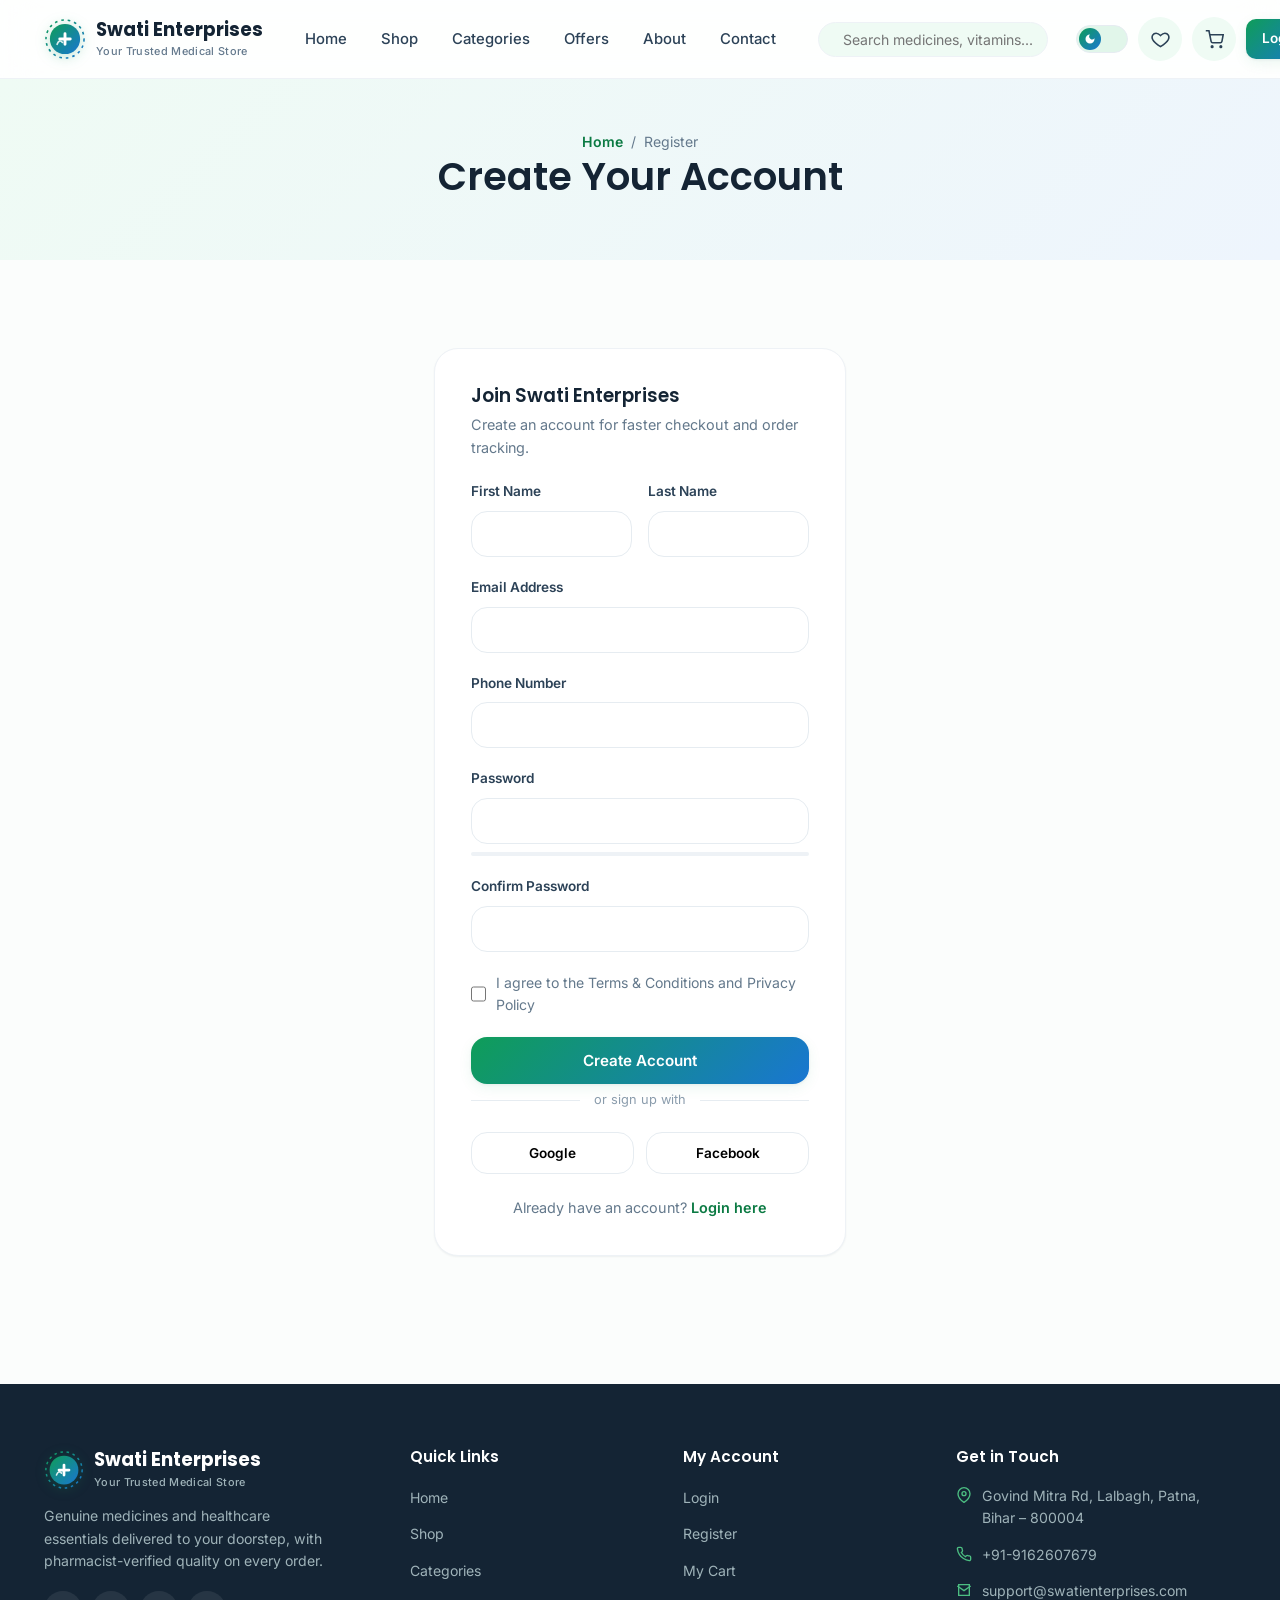
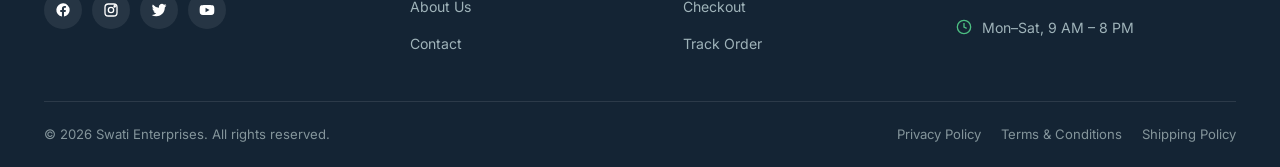
<file: register.html>
<!DOCTYPE html>
<html lang="en">
<head>
<meta charset="UTF-8">
<meta name="viewport" content="width=device-width, initial-scale=1.0">
<title>Register | Swati Enterprises</title>
<meta name="description" content="Create a Swati Enterprises account for faster checkout, order tracking, and exclusive offers.">
<meta name="theme-color" content="#0F9D58">
<link rel="icon" href="favicon.svg" type="image/svg+xml">
<link rel="preconnect" href="https://fonts.googleapis.com">
<link href="https://fonts.googleapis.com/css2?family=Poppins:wght@400;500;600;700;800&family=Inter:wght@400;500;600;700&display=swap" rel="stylesheet">
<link rel="stylesheet" href="css/style.min.css">
<link rel="stylesheet" href="css/animations.min.css">
<link rel="stylesheet" href="css/responsive.min.css">
</head>
<body data-page="register">
<a href="#main" class="skip-link">Skip to content</a>

<div class="page-loader" id="pageLoader">
  <div class="loader-logo"><svg class="logo-mark" width="60" height="60" viewBox="0 0 64 64" xmlns="http://www.w3.org/2000/svg">
      <defs><linearGradient id="logoGradL" x1="0" y1="0" x2="1" y2="1">
        <stop offset="0%" stop-color="#0F9D58"/><stop offset="100%" stop-color="#1976D2"/>
      </linearGradient></defs>
      <circle cx="32" cy="32" r="29" fill="none" stroke="url(#logoGradL)" stroke-width="2.4" stroke-dasharray="4 6"/>
      <circle cx="32" cy="32" r="23" fill="url(#logoGradL)"/>
      <path d="M24 32 h16 M32 24 v16" stroke="#ffffff" stroke-width="4.4" stroke-linecap="round"/>
      <path d="M20 40 q3 -8 8 -3" stroke="#ffffff" stroke-width="2.6" stroke-linecap="round" fill="none" opacity="0.85"/>
    </svg></div>
  <div class="loader-bar"><span></span></div>
</div>

<header class="navbar" id="navbar">
  <div class="container nav-inner">
    <a href="index.html" class="brand" aria-label="Swati Enterprises home">
      <svg class="logo-mark" width="42" height="42" viewBox="0 0 64 64" xmlns="http://www.w3.org/2000/svg">
      <defs><linearGradient id="logoGradL" x1="0" y1="0" x2="1" y2="1">
        <stop offset="0%" stop-color="#0F9D58"/><stop offset="100%" stop-color="#1976D2"/>
      </linearGradient></defs>
      <circle cx="32" cy="32" r="29" fill="none" stroke="url(#logoGradL)" stroke-width="2.4" stroke-dasharray="4 6"/>
      <circle cx="32" cy="32" r="23" fill="url(#logoGradL)"/>
      <path d="M24 32 h16 M32 24 v16" stroke="#ffffff" stroke-width="4.4" stroke-linecap="round"/>
      <path d="M20 40 q3 -8 8 -3" stroke="#ffffff" stroke-width="2.6" stroke-linecap="round" fill="none" opacity="0.85"/>
    </svg>
      <span><span class="brand-name">Swati Enterprises</span><span class="brand-tag">Your Trusted Medical Store</span></span>
    </a>
    <nav aria-label="Primary">
      <ul class="nav-links" id="navLinks">
        <li><a href="index.html">Home</a></li>
        <li><a href="shop.html">Shop</a></li>
        <li><a href="categories.html">Categories</a></li>
        <li><a href="shop.html?filter=offers">Offers</a></li>
        <li><a href="about.html">About</a></li>
        <li><a href="contact.html">Contact</a></li>
      </ul>
    </nav>
    <div class="nav-search" role="search">
      <svg width="16" height="16" viewBox="0 0 24 24" fill="none" stroke="currentColor" stroke-width="2"><circle cx="11" cy="11" r="7"/><path d="M21 21l-4.3-4.3"/></svg>
      <input type="text" id="navSearchInput" placeholder="Search medicines, vitamins..." aria-label="Search products" autocomplete="off">
      <div class="search-suggest" id="navSearchSuggest"></div>
    </div>
    <div class="nav-actions">
      <button class="theme-toggle" id="themeToggle" aria-label="Toggle dark mode" title="Toggle dark / light mode">
        <span class="knob">
          <svg width="12" height="12" viewBox="0 0 24 24" fill="currentColor"><path d="M12 3a9 9 0 1 0 9 9c0-.46-.04-.92-.1-1.36A5.4 5.4 0 0 1 12 3z"/></svg>
        </span>
      </button>
      <a href="#" onclick="return false;" class="btn-icon icon-badge" aria-label="Wishlist" title="Wishlist">
        <svg width="19" height="19" viewBox="0 0 24 24" fill="none" stroke="currentColor" stroke-width="2"><path d="M12 21s-7.5-4.6-10-9.3C0.3 7.9 2.6 4 6.4 4c2 0 3.6 1 5.6 3 2-2 3.6-3 5.6-3 3.8 0 6.1 3.9 4.4 7.7C19.5 16.4 12 21 12 21z"/></svg>
        <span class="count" id="wishIconBadge" data-wish-count style="display:none;">0</span>
      </a>
      <a href="cart.html" class="btn-icon icon-badge" aria-label="Cart" title="Cart">
        <svg width="19" height="19" viewBox="0 0 24 24" fill="none" stroke="currentColor" stroke-width="2"><circle cx="9" cy="21" r="1"/><circle cx="20" cy="21" r="1"/><path d="M1 1h4l2.7 13.4a2 2 0 0 0 2 1.6h9.7a2 2 0 0 0 2-1.6L23 6H6"/></svg>
        <span class="count" id="cartIconBadge" data-cart-count style="display:none;">0</span>
      </a>
      <a href="login.html" class="btn btn-primary btn-sm">Login</a>
      <button class="nav-toggle" id="navToggle" aria-label="Toggle menu" aria-expanded="false"><span></span></button>
    </div>
  </div>
</header>

<main id="main">

<section class="page-banner">
  <div class="container">
    <div class="breadcrumb"><a href="index.html">Home</a> / <span>Register</span></div>
    <h1>Create Your Account</h1>
  </div>
</section>

<section>
  <div class="container auth-wrap">
    <div class="form-card reveal">
      <h3 style="margin-bottom:6px;">Join Swati Enterprises</h3>
      <p style="color:var(--slate-2);font-size:.9rem;margin-bottom:22px;">Create an account for faster checkout and order tracking.</p>
      <form id="registerForm" novalidate>
        <div class="form-row">
          <div class="form-group"><label for="regFirst">First Name</label><input type="text" id="regFirst" required><span class="error-msg">First name is required</span></div>
          <div class="form-group"><label for="regLast">Last Name</label><input type="text" id="regLast" required><span class="error-msg">Last name is required</span></div>
        </div>
        <div class="form-group"><label for="regEmail">Email Address</label><input type="email" id="regEmail" required><span class="error-msg">Enter a valid email</span></div>
        <div class="form-group"><label for="regPhone">Phone Number</label><input type="tel" id="regPhone" required><span class="error-msg">Enter a valid phone number</span></div>
        <div class="form-group">
          <label for="regPassword">Password</label>
          <input type="password" id="regPassword" required minlength="6">
          <div class="strength-bar"><i></i></div>
          <span class="error-msg">Password must be at least 6 characters</span>
        </div>
        <div class="form-group">
          <label for="regConfirm">Confirm Password</label>
          <input type="password" id="regConfirm" required data-match="regPassword">
          <span class="error-msg">Passwords do not match</span>
        </div>
        <label class="checkbox-row" style="margin-bottom:20px;"><input type="checkbox" required> I agree to the Terms &amp; Conditions and Privacy Policy</label>
        <button type="submit" class="btn btn-primary btn-block">Create Account</button>
      </form>
      <div class="or-sep">or sign up with</div>
      <div class="social-auth">
        <button type="button">Google</button>
        <button type="button">Facebook</button>
      </div>
      <p class="auth-switch">Already have an account? <a href="login.html" style="color:var(--green-dark);font-weight:600;">Login here</a></p>
    </div>
  </div>
</section>

</main>

<footer class="footer">
  <div class="container">
    <div class="footer-grid">
      <div class="footer-brand">
        <a href="index.html" class="brand">
          <svg class="logo-mark" width="40" height="40" viewBox="0 0 64 64" xmlns="http://www.w3.org/2000/svg">
      <defs><linearGradient id="logoGradL" x1="0" y1="0" x2="1" y2="1">
        <stop offset="0%" stop-color="#0F9D58"/><stop offset="100%" stop-color="#1976D2"/>
      </linearGradient></defs>
      <circle cx="32" cy="32" r="29" fill="none" stroke="url(#logoGradL)" stroke-width="2.4" stroke-dasharray="4 6"/>
      <circle cx="32" cy="32" r="23" fill="url(#logoGradL)"/>
      <path d="M24 32 h16 M32 24 v16" stroke="#ffffff" stroke-width="4.4" stroke-linecap="round"/>
      <path d="M20 40 q3 -8 8 -3" stroke="#ffffff" stroke-width="2.6" stroke-linecap="round" fill="none" opacity="0.85"/>
    </svg>
          <span><span class="brand-name">Swati Enterprises</span><span class="brand-tag">Your Trusted Medical Store</span></span>
        </a>
        <p class="desc">Genuine medicines and healthcare essentials delivered to your doorstep, with pharmacist-verified quality on every order.</p>
        <div class="social-row">
          <a href="#" aria-label="Facebook"><svg width="16" height="16" viewBox="0 0 24 24" fill="#fff"><path d="M22 12a10 10 0 1 0-11.6 9.9v-7H7.9V12h2.5V9.8c0-2.5 1.5-3.9 3.8-3.9 1.1 0 2.2.2 2.2.2v2.4h-1.3c-1.2 0-1.6.8-1.6 1.6V12h2.8l-.4 2.9h-2.4v7A10 10 0 0 0 22 12z"/></svg></a>
          <a href="#" aria-label="Instagram"><svg width="16" height="16" viewBox="0 0 24 24" fill="none" stroke="#fff" stroke-width="2"><rect x="3" y="3" width="18" height="18" rx="5"/><circle cx="12" cy="12" r="4"/><circle cx="17.5" cy="6.5" r="1"/></svg></a>
          <a href="#" aria-label="Twitter"><svg width="16" height="16" viewBox="0 0 24 24" fill="#fff"><path d="M23 4.9a9.3 9.3 0 0 1-2.6.7 4.5 4.5 0 0 0 2-2.5c-.9.5-1.9.9-2.9 1.1A4.5 4.5 0 0 0 11.9 8.5 12.8 12.8 0 0 1 2.7 3.8a4.5 4.5 0 0 0 1.4 6 4.4 4.4 0 0 1-2-.6v.1a4.5 4.5 0 0 0 3.6 4.4 4.5 4.5 0 0 1-2 .1 4.5 4.5 0 0 0 4.2 3.1A9 9 0 0 1 1 19.5a12.8 12.8 0 0 0 6.9 2c8.3 0 12.8-6.9 12.8-12.8v-.6A9.2 9.2 0 0 0 23 4.9z"/></svg></a>
          <a href="#" aria-label="YouTube"><svg width="16" height="16" viewBox="0 0 24 24" fill="#fff"><path d="M23 12s0-3.4-.4-5a3 3 0 0 0-2.1-2C18.9 4.5 12 4.5 12 4.5s-6.9 0-8.5.5a3 3 0 0 0-2.1 2C1 8.6 1 12 1 12s0 3.4.4 5a3 3 0 0 0 2.1 2c1.6.5 8.5.5 8.5.5s6.9 0 8.5-.5a3 3 0 0 0 2.1-2c.4-1.6.4-5 .4-5zM9.8 15.5v-7l6 3.5z"/></svg></a>
        </div>
      </div>
      <div>
        <h4>Quick Links</h4>
        <ul class="footer-links">
          <li><a href="index.html">Home</a></li>
          <li><a href="shop.html">Shop</a></li>
          <li><a href="categories.html">Categories</a></li>
          <li><a href="about.html">About Us</a></li>
          <li><a href="contact.html">Contact</a></li>
        </ul>
      </div>
      <div>
        <h4>My Account</h4>
        <ul class="footer-links">
          <li><a href="login.html">Login</a></li>
          <li><a href="register.html">Register</a></li>
          <li><a href="cart.html">My Cart</a></li>
          <li><a href="checkout.html">Checkout</a></li>
          <li><a href="contact.html">Track Order</a></li>
        </ul>
      </div>
      <div>
        <h4>Get in Touch</h4>
        <ul class="footer-contact">
          <li><svg width="16" height="16" viewBox="0 0 24 24" fill="none" stroke="currentColor" stroke-width="2"><path d="M21 10c0 7-9 13-9 13S3 17 3 10a9 9 0 0 1 18 0z"/><circle cx="12" cy="10" r="3"/></svg> Govind Mitra Rd, Lalbagh, Patna, Bihar – 800004</li>
          <li><svg width="16" height="16" viewBox="0 0 24 24" fill="none" stroke="currentColor" stroke-width="2"><path d="M22 16.9v3a2 2 0 0 1-2.2 2 19.8 19.8 0 0 1-8.6-3.1 19.5 19.5 0 0 1-6-6 19.8 19.8 0 0 1-3.1-8.6A2 2 0 0 1 4.1 2h3a2 2 0 0 1 2 1.7c.1.9.3 1.8.6 2.7a2 2 0 0 1-.5 2.1L8 9.7a16 16 0 0 0 6.3 6.3l1.2-1.2a2 2 0 0 1 2.1-.5c.9.3 1.8.5 2.7.6a2 2 0 0 1 1.7 2.1z"/></svg> +91-9162607679</li>
          <li><svg width="16" height="16" viewBox="0 0 24 24" fill="none" stroke="currentColor" stroke-width="2"><path d="M4 4h16v16H4z"/><path d="M22 6l-10 7L2 6"/></svg> support@swatienterprises.com</li>
          <li><svg width="16" height="16" viewBox="0 0 24 24" fill="none" stroke="currentColor" stroke-width="2"><circle cx="12" cy="12" r="10"/><path d="M12 6v6l4 2"/></svg> Mon–Sat, 9 AM – 8 PM</li>
        </ul>
      </div>
    </div>
    <div class="footer-bottom">
      <span>© 2026 Swati Enterprises. All rights reserved.</span>
      <div class="legal">
        <a href="#">Privacy Policy</a>
        <a href="#">Terms &amp; Conditions</a>
        <a href="#">Shipping Policy</a>
      </div>
    </div>
  </div>
</footer>

<div class="modal-overlay" id="quickViewOverlay">
  <div class="modal-box">
    <button class="modal-close" id="quickViewClose" aria-label="Close quick view">✕</button>
    <div id="quickViewBody"></div>
  </div>
</div>

<div class="toast-stack" id="toastStack"></div>
<button class="scroll-top" id="scrollTopBtn" aria-label="Scroll to top">
  <svg width="18" height="18" viewBox="0 0 24 24" fill="none" stroke="currentColor" stroke-width="2.4"><path d="M12 19V5M5 12l7-7 7 7"/></svg>
</button>

<script src="js/products.min.js"></script>
<script src="js/wishlist.min.js"></script>
<script src="js/cart.min.js"></script>
<script src="js/search.min.js"></script>
<script src="js/app.min.js"></script>

</body>
</html>
</file>
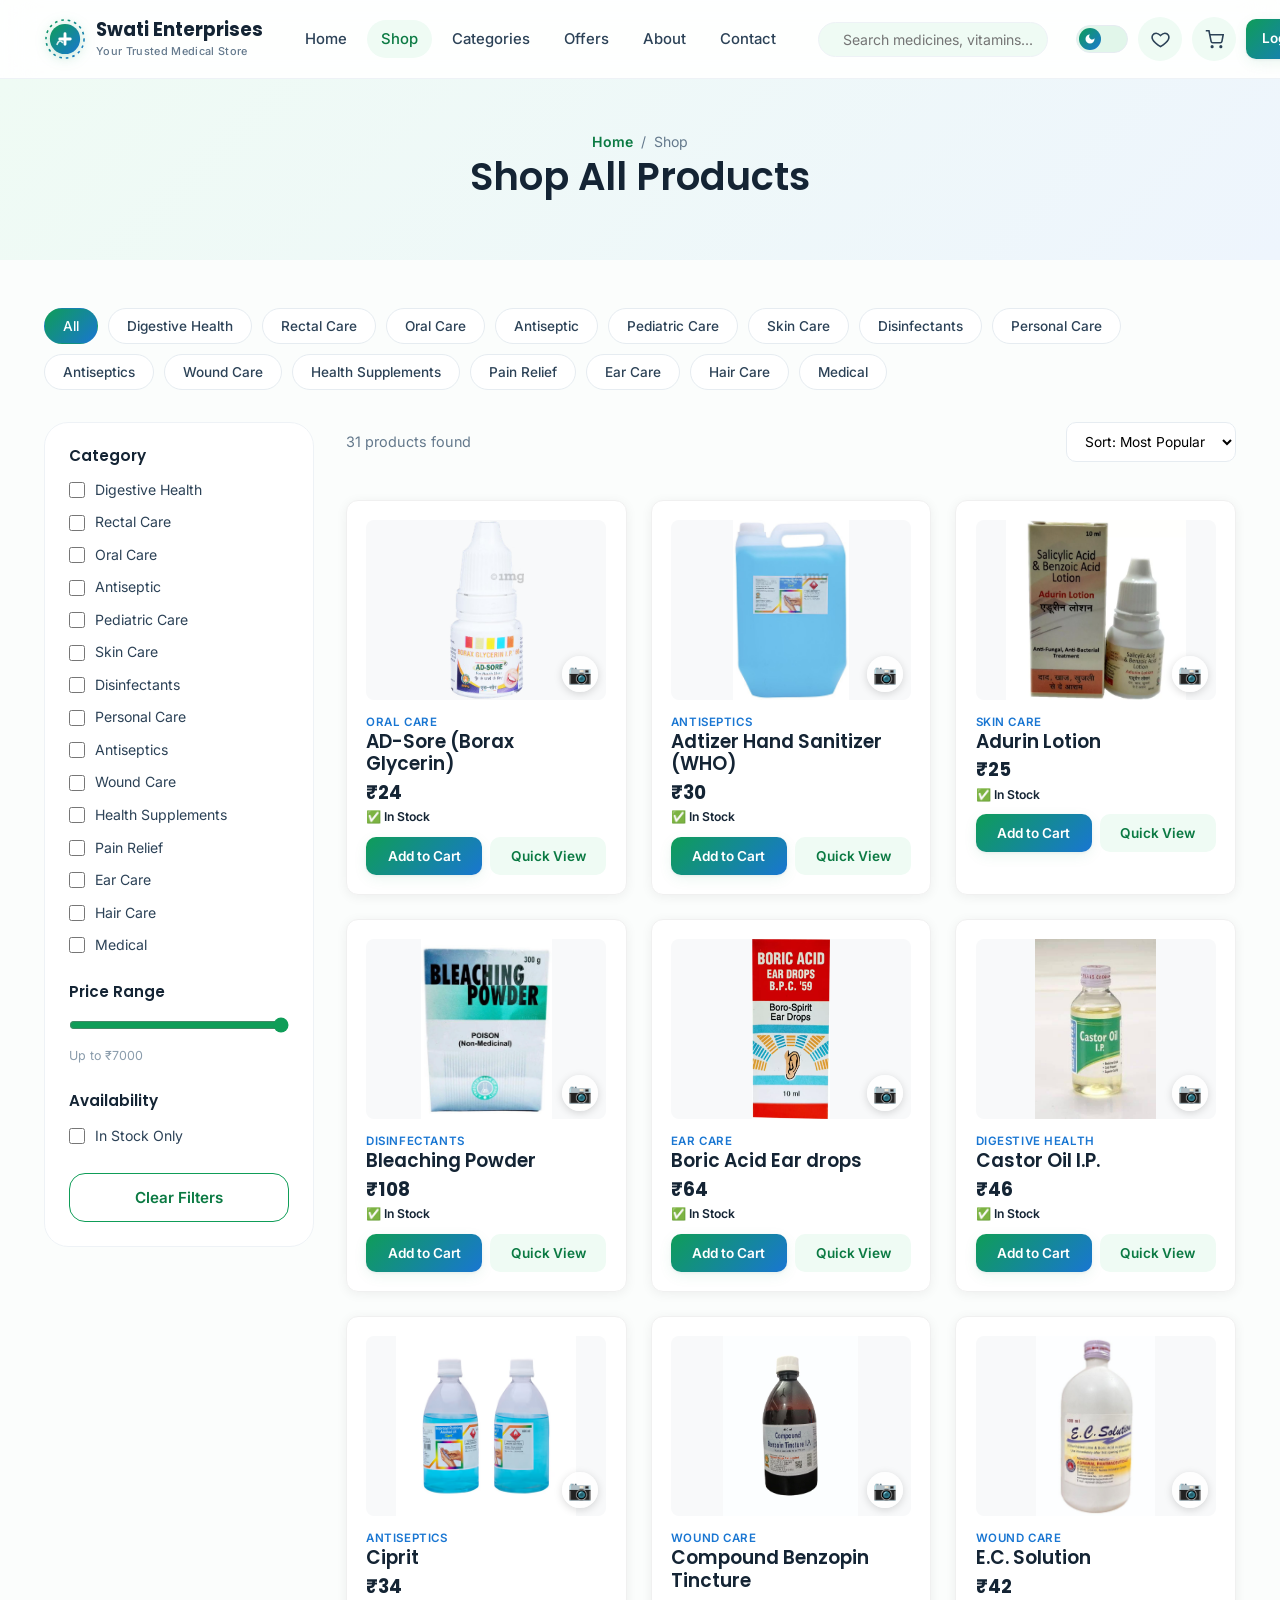
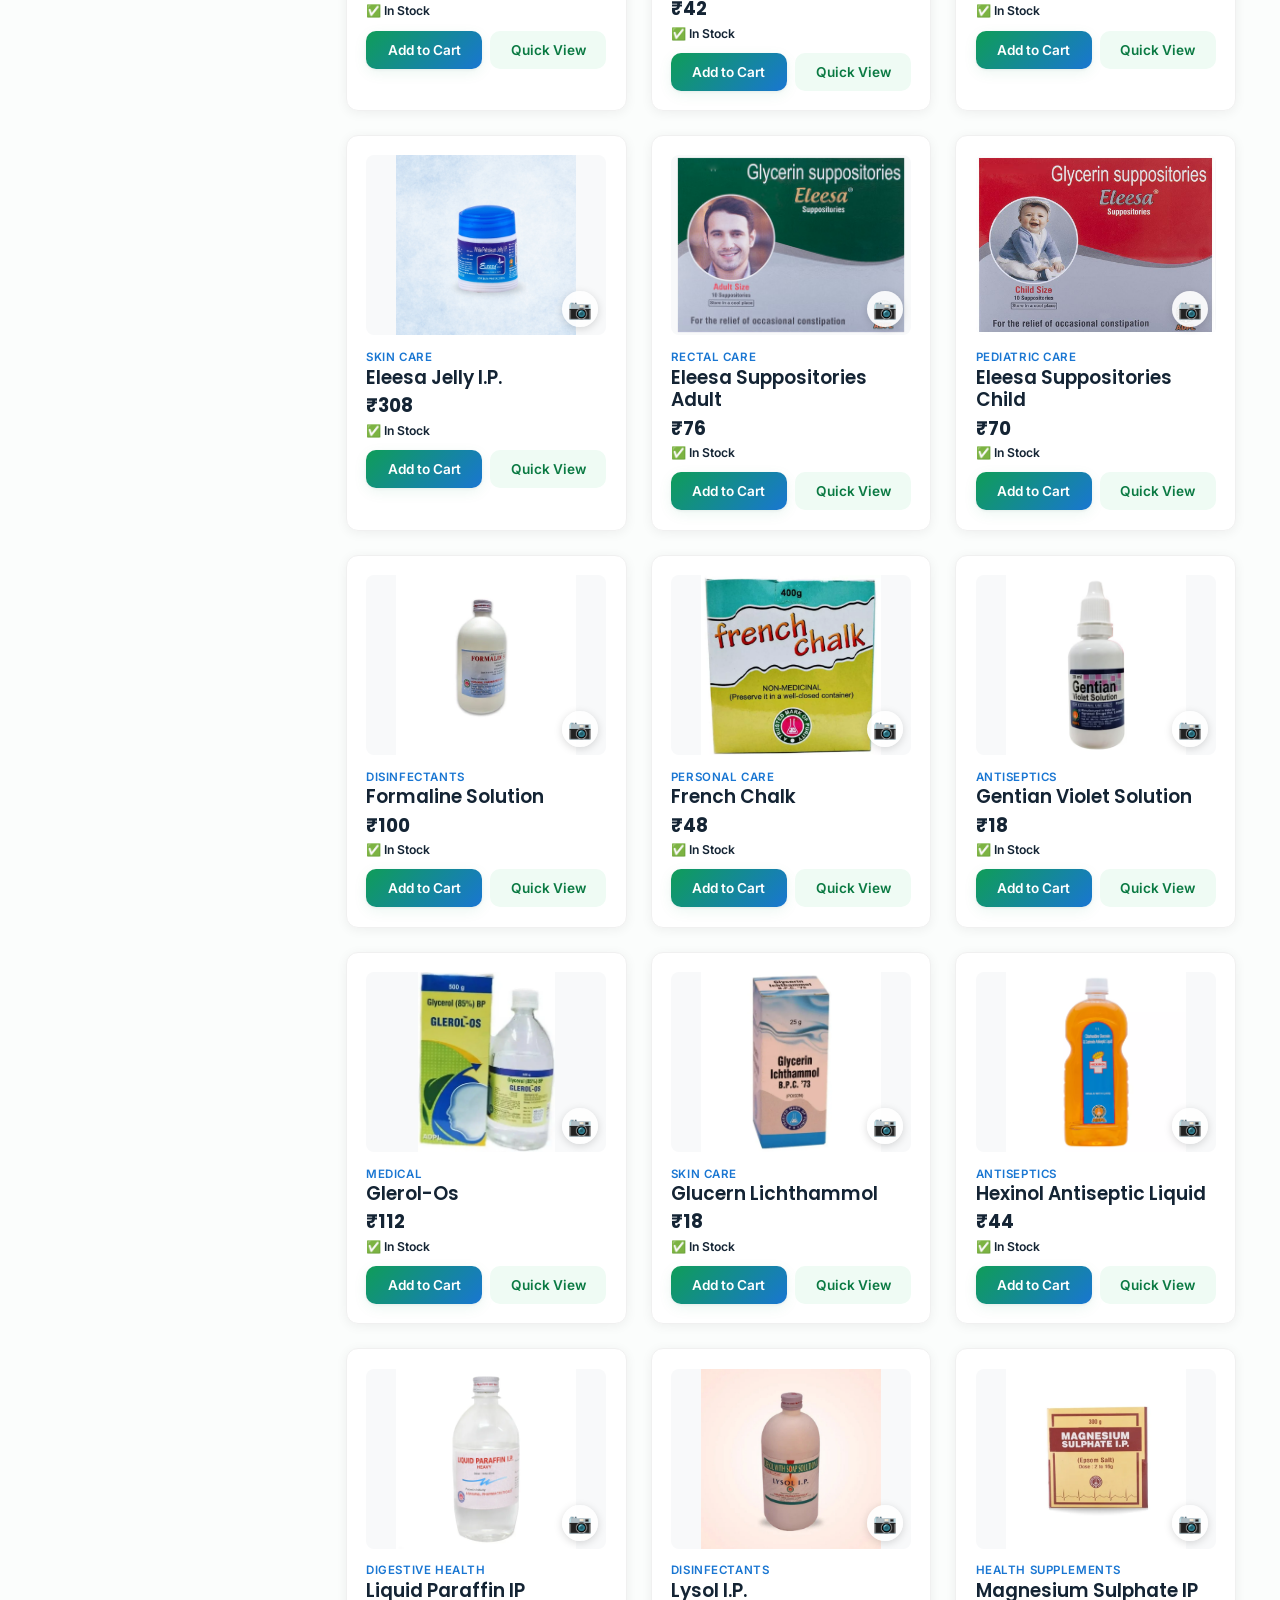
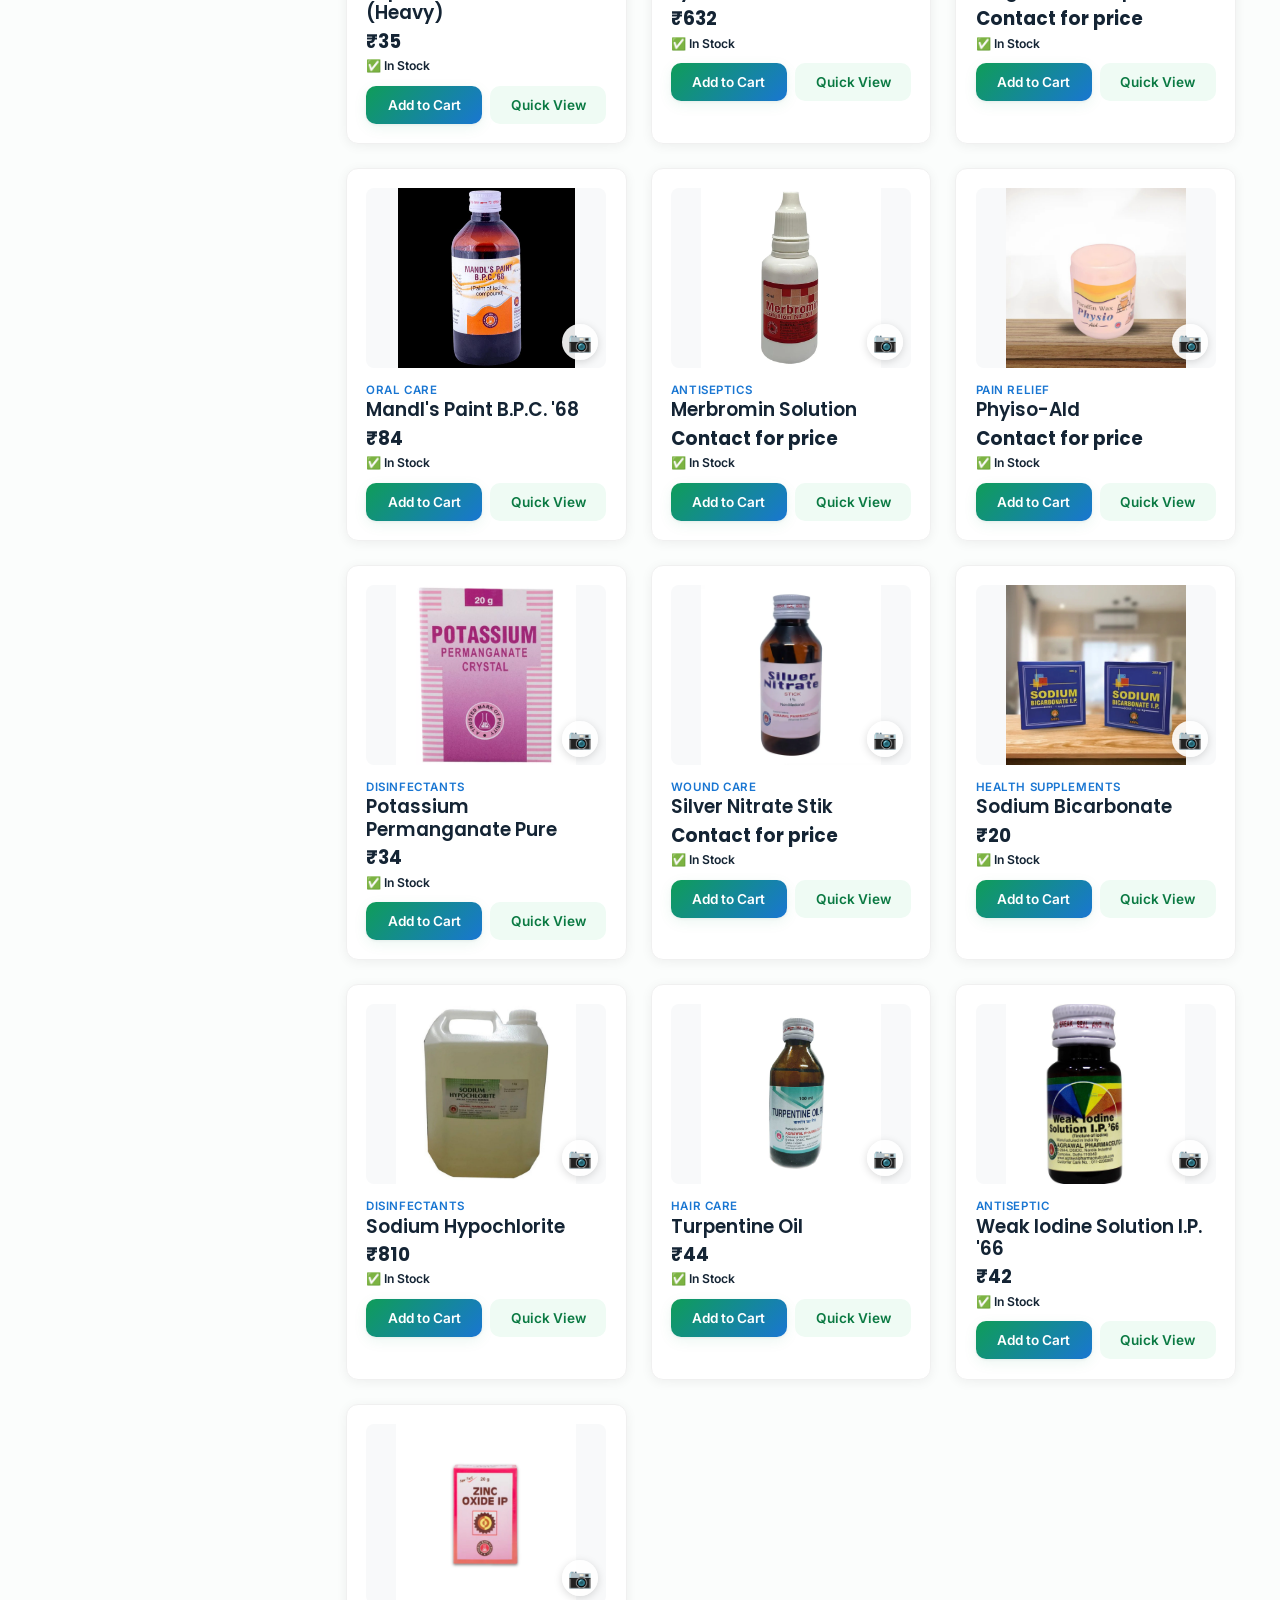
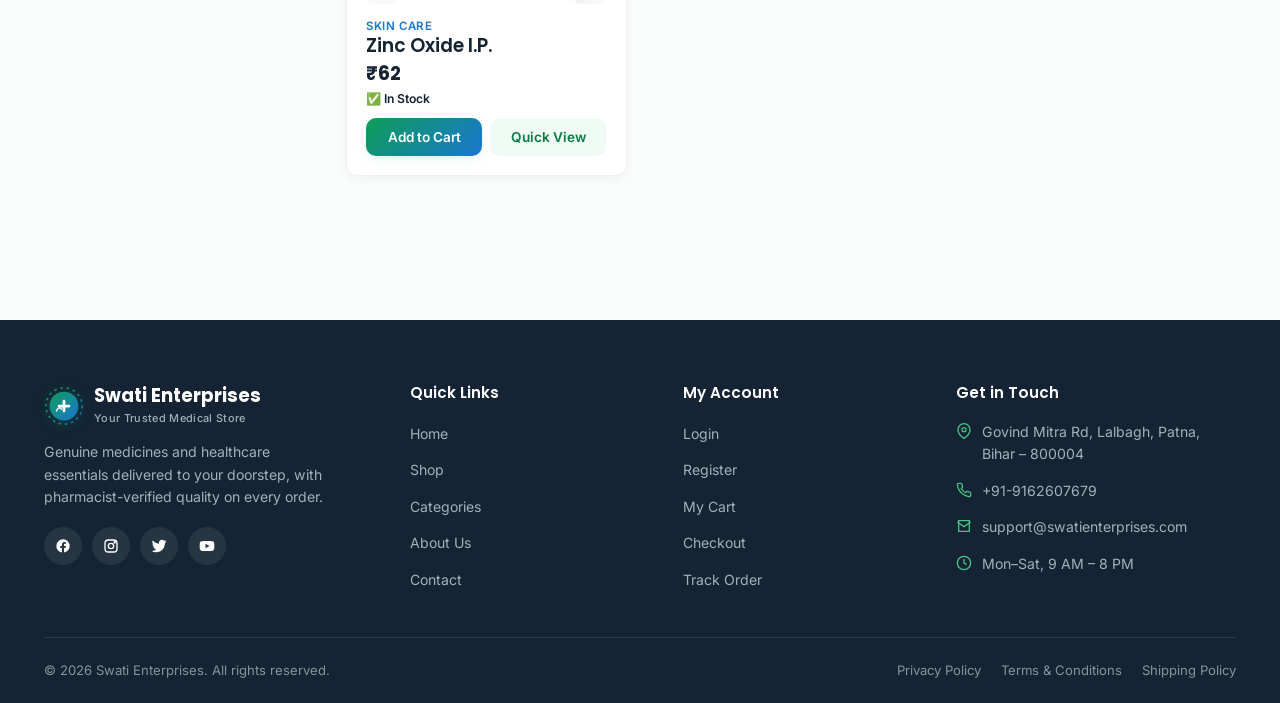
<file: shop.html>
<!DOCTYPE html>
<html lang="en">
<head>
<meta charset="UTF-8">
<meta name="viewport" content="width=device-width, initial-scale=1.0">
<title>Shop | Swati Enterprises</title>
<meta name="description" content="Browse the full Swati Enterprises catalog of genuine medicines, vitamins, and healthcare essentials. Filter by category, price, and rating.">
<meta name="theme-color" content="#0F9D58">
<link rel="icon" href="favicon.svg" type="image/svg+xml">
<link rel="preconnect" href="https://fonts.googleapis.com">
<link href="https://fonts.googleapis.com/css2?family=Poppins:wght@400;500;600;700;800&family=Inter:wght@400;500;600;700&display=swap" rel="stylesheet">
<link rel="stylesheet" href="css/style.min.css">
<link rel="stylesheet" href="css/animations.min.css">
<link rel="stylesheet" href="css/responsive.min.css">

<style>
    /* ===== Image Upload Styles ===== */
    .product-image-wrapper {
        position: relative;
        width: 100%;
        height: 180px;
        background: #f8f9fa;
        border-radius: 8px;
        display: flex;
        align-items: center;
        justify-content: center;
        overflow: hidden;
        margin-bottom: 0.8rem;
    }

    .product-image {
        width: 100%;
        height: 100%;
        object-fit: contain;
    }

    .product-icon {
        font-size: 3.5rem;
    }

    .upload-btn {
        position: absolute;
        bottom: 8px;
        right: 8px;
        background: rgba(255,255,255,0.9);
        border: none;
        border-radius: 50%;
        width: 36px;
        height: 36px;
        cursor: pointer;
        font-size: 1.2rem;
        box-shadow: 0 2px 8px rgba(0,0,0,0.15);
        transition: all 0.3s ease;
        z-index: 10;
    }

    .upload-btn:hover {
        transform: scale(1.1);
        background: #fff;
    }

    .product-grid {
        display: grid;
        grid-template-columns: repeat(auto-fill, minmax(280px, 1fr));
        gap: 1.5rem;
        padding: 1rem 0;
    }

    .product-card {
        background: #fff;
        border-radius: 12px;
        padding: 1.2rem;
        box-shadow: 0 2px 12px rgba(0,0,0,0.06);
        transition: all 0.3s ease;
        border: 1px solid #f0f0f0;
        position: relative;
    }

    .product-card:hover {
        transform: translateY(-4px);
        box-shadow: 0 8px 24px rgba(0,0,0,0.1);
    }

    /* ===== Modal Styles ===== */
    .modal-overlay {
        display: none;
        position: fixed;
        top: 0;
        left: 0;
        width: 100%;
        height: 100%;
        background: rgba(0,0,0,0.5);
        z-index: 9999;
        align-items: center;
        justify-content: center;
    }

    .modal-overlay.active {
        display: flex;
    }

    .modal-box {
        background: #fff;
        border-radius: 16px;
        padding: 2rem;
        max-width: 500px;
        width: 90%;
        position: relative;
        animation: modalSlideIn 0.3s ease;
        max-height: 90vh;
        overflow-y: auto;
    }

    @keyframes modalSlideIn {
        from {
            transform: translateY(-30px);
            opacity: 0;
        }
        to {
            transform: translateY(0);
            opacity: 1;
        }
    }

    .modal-close {
        position: absolute;
        top: 12px;
        right: 16px;
        font-size: 1.8rem;
        cursor: pointer;
        color: #6c757d;
        background: none;
        border: none;
        transition: all 0.3s ease;
    }

    .modal-close:hover {
        color: #dc3545;
    }

    .upload-area {
        margin: 1rem 0;
    }

    .upload-area input[type="file"] {
        width: 100%;
        padding: 0.8rem;
        border: 2px dashed #ddd;
        border-radius: 8px;
        cursor: pointer;
        transition: border-color 0.3s ease;
    }

    .upload-area input[type="file"]:hover {
        border-color: #0F9D58;
    }

    #uploadPreview {
        max-width: 100%;
        max-height: 200px;
        border-radius: 8px;
        margin-top: 0.5rem;
        display: none;
    }

    .modal-actions {
        display: flex;
        gap: 1rem;
        margin-top: 1.5rem;
    }

    .modal-actions .btn {
        flex: 1;
        padding: 0.6rem 1.2rem;
        border: none;
        border-radius: 8px;
        cursor: pointer;
        font-weight: 600;
        transition: all 0.3s ease;
    }

    .btn-upload {
        background: #0F9D58;
        color: #fff;
    }

    .btn-upload:hover {
        background: #0B7A45;
    }

    .btn-cancel {
        background: #e2e8f0;
        color: #1a2634;
    }

    .btn-cancel:hover {
        background: #cbd5e1;
    }

    .toast {
        position: fixed;
        bottom: 20px;
        right: 20px;
        background: #1a2634;
        color: #fff;
        padding: 1rem 1.5rem;
        border-radius: 8px;
        box-shadow: 0 4px 12px rgba(0,0,0,0.2);
        z-index: 10000;
        animation: toastSlideIn 0.3s ease;
        display: none;
    }

    @keyframes toastSlideIn {
        from {
            transform: translateX(100px);
            opacity: 0;
        }
        to {
            transform: translateX(0);
            opacity: 1;
        }
    }

    .toast.success {
        border-left: 4px solid #0F9D58;
    }

    .toast.error {
        border-left: 4px solid #dc3545;
    }
</style>
</head>
<body data-page="shop">
<a href="#main" class="skip-link">Skip to content</a>

<div class="page-loader" id="pageLoader">
  <div class="loader-logo"><svg class="logo-mark" width="60" height="60" viewBox="0 0 64 64" xmlns="http://www.w3.org/2000/svg">
      <defs><linearGradient id="logoGradL" x1="0" y1="0" x2="1" y2="1">
        <stop offset="0%" stop-color="#0F9D58"/><stop offset="100%" stop-color="#1976D2"/>
      </linearGradient></defs>
      <circle cx="32" cy="32" r="29" fill="none" stroke="url(#logoGradL)" stroke-width="2.4" stroke-dasharray="4 6"/>
      <circle cx="32" cy="32" r="23" fill="url(#logoGradL)"/>
      <path d="M24 32 h16 M32 24 v16" stroke="#ffffff" stroke-width="4.4" stroke-linecap="round"/>
      <path d="M20 40 q3 -8 8 -3" stroke="#ffffff" stroke-width="2.6" stroke-linecap="round" fill="none" opacity="0.85"/>
    </svg></div>
  <div class="loader-bar"><span></span></div>
</div>

<header class="navbar" id="navbar">
  <div class="container nav-inner">
    <a href="index.html" class="brand" aria-label="Swati Enterprises home">
      <svg class="logo-mark" width="42" height="42" viewBox="0 0 64 64" xmlns="http://www.w3.org/2000/svg">
      <defs><linearGradient id="logoGradL" x1="0" y1="0" x2="1" y2="1">
        <stop offset="0%" stop-color="#0F9D58"/><stop offset="100%" stop-color="#1976D2"/>
      </linearGradient></defs>
      <circle cx="32" cy="32" r="29" fill="none" stroke="url(#logoGradL)" stroke-width="2.4" stroke-dasharray="4 6"/>
      <circle cx="32" cy="32" r="23" fill="url(#logoGradL)"/>
      <path d="M24 32 h16 M32 24 v16" stroke="#ffffff" stroke-width="4.4" stroke-linecap="round"/>
      <path d="M20 40 q3 -8 8 -3" stroke="#ffffff" stroke-width="2.6" stroke-linecap="round" fill="none" opacity="0.85"/>
    </svg>
      <span><span class="brand-name">Swati Enterprises</span><span class="brand-tag">Your Trusted Medical Store</span></span>
    </a>
    <nav aria-label="Primary">
      <ul class="nav-links" id="navLinks">
        <li><a href="index.html">Home</a></li>
        <li><a href="shop.html" class="active">Shop</a></li>
        <li><a href="categories.html">Categories</a></li>
        <li><a href="shop.html?filter=offers">Offers</a></li>
        <li><a href="about.html">About</a></li>
        <li><a href="contact.html">Contact</a></li>
      </ul>
    </nav>
    <div class="nav-search" role="search">
      <svg width="16" height="16" viewBox="0 0 24 24" fill="none" stroke="currentColor" stroke-width="2"><circle cx="11" cy="11" r="7"/><path d="M21 21l-4.3-4.3"/></svg>
      <input type="text" id="navSearchInput" placeholder="Search medicines, vitamins..." aria-label="Search products" autocomplete="off">
      <div class="search-suggest" id="navSearchSuggest"></div>
    </div>
    <div class="nav-actions">
      <button class="theme-toggle" id="themeToggle" aria-label="Toggle dark mode" title="Toggle dark / light mode">
        <span class="knob">
          <svg width="12" height="12" viewBox="0 0 24 24" fill="currentColor"><path d="M12 3a9 9 0 1 0 9 9c0-.46-.04-.92-.1-1.36A5.4 5.4 0 0 1 12 3z"/></svg>
        </span>
      </button>
      <a href="#" onclick="return false;" class="btn-icon icon-badge" aria-label="Wishlist" title="Wishlist">
        <svg width="19" height="19" viewBox="0 0 24 24" fill="none" stroke="currentColor" stroke-width="2"><path d="M12 21s-7.5-4.6-10-9.3C0.3 7.9 2.6 4 6.4 4c2 0 3.6 1 5.6 3 2-2 3.6-3 5.6-3 3.8 0 6.1 3.9 4.4 7.7C19.5 16.4 12 21 12 21z"/></svg>
        <span class="count" id="wishIconBadge" data-wish-count style="display:none;">0</span>
      </a>
      <a href="cart.html" class="btn-icon icon-badge" aria-label="Cart" title="Cart">
        <svg width="19" height="19" viewBox="0 0 24 24" fill="none" stroke="currentColor" stroke-width="2"><circle cx="9" cy="21" r="1"/><circle cx="20" cy="21" r="1"/><path d="M1 1h4l2.7 13.4a2 2 0 0 0 2 1.6h9.7a2 2 0 0 0 2-1.6L23 6H6"/></svg>
        <span class="count" id="cartIconBadge" data-cart-count style="display:none;">0</span>
      </a>
      <a href="login.html" class="btn btn-primary btn-sm">Login</a>
      <button class="nav-toggle" id="navToggle" aria-label="Toggle menu" aria-expanded="false"><span></span></button>
    </div>
  </div>
</header>

<main id="main">

<section class="page-banner">
  <div class="container">
    <div class="breadcrumb"><a href="index.html">Home</a> / <span>Shop</span></div>
    <h1>Shop All Products</h1>
  </div>
</section>

<section style="padding-top:48px;">
  <div class="container">
    <div class="tag-row reveal" id="quickCategoryChips" style="margin-bottom:32px;"></div>
    <div class="shop-layout">
      <aside class="filter-panel reveal">
        <h4>Category</h4>
        <div class="filter-group" id="categoryFilterGroup"></div>

        <h4>Price Range</h4>
        <div class="filter-group">
          <input type="range" min="0" max="7000" value="7000" id="priceRange" class="price-range">
          <div class="form-hint">Up to ₹<span id="priceRangeVal">7000</span></div>
        </div>

        <h4>Availability</h4>
        <div class="filter-group">
          <label><input type="checkbox" id="inStockOnly"> In Stock Only</label>
        </div>

        <button class="btn btn-outline btn-block" id="clearFilters">Clear Filters</button>
      </aside>

      <div>
        <div class="toolbar reveal">
          <span id="resultCount" style="color:var(--slate-2);font-size:.9rem;"></span>
          <select id="sortSelect" aria-label="Sort products">
            <option value="popular">Sort: Most Popular</option>
            <option value="price-low">Price: Low to High</option>
            <option value="price-high">Price: High to Low</option>
            <option value="name">Name: A–Z</option>
          </select>
        </div>
        <div class="product-grid" id="shopGrid"></div>
      </div>
    </div>
  </div>
</section>

</main>

<footer class="footer">
  <div class="container">
    <div class="footer-grid">
      <div class="footer-brand">
        <a href="index.html" class="brand">
          <svg class="logo-mark" width="40" height="40" viewBox="0 0 64 64" xmlns="http://www.w3.org/2000/svg">
      <defs><linearGradient id="logoGradL" x1="0" y1="0" x2="1" y2="1">
        <stop offset="0%" stop-color="#0F9D58"/><stop offset="100%" stop-color="#1976D2"/>
      </linearGradient></defs>
      <circle cx="32" cy="32" r="29" fill="none" stroke="url(#logoGradL)" stroke-width="2.4" stroke-dasharray="4 6"/>
      <circle cx="32" cy="32" r="23" fill="url(#logoGradL)"/>
      <path d="M24 32 h16 M32 24 v16" stroke="#ffffff" stroke-width="4.4" stroke-linecap="round"/>
      <path d="M20 40 q3 -8 8 -3" stroke="#ffffff" stroke-width="2.6" stroke-linecap="round" fill="none" opacity="0.85"/>
    </svg>
          <span><span class="brand-name">Swati Enterprises</span><span class="brand-tag">Your Trusted Medical Store</span></span>
        </a>
        <p class="desc">Genuine medicines and healthcare essentials delivered to your doorstep, with pharmacist-verified quality on every order.</p>
        <div class="social-row">
          <a href="#" aria-label="Facebook"><svg width="16" height="16" viewBox="0 0 24 24" fill="#fff"><path d="M22 12a10 10 0 1 0-11.6 9.9v-7H7.9V12h2.5V9.8c0-2.5 1.5-3.9 3.8-3.9 1.1 0 2.2.2 2.2.2v2.4h-1.3c-1.2 0-1.6.8-1.6 1.6V12h2.8l-.4 2.9h-2.4v7A10 10 0 0 0 22 12z"/></svg></a>
          <a href="#" aria-label="Instagram"><svg width="16" height="16" viewBox="0 0 24 24" fill="none" stroke="#fff" stroke-width="2"><rect x="3" y="3" width="18" height="18" rx="5"/><circle cx="12" cy="12" r="4"/><circle cx="17.5" cy="6.5" r="1"/></svg></a>
          <a href="#" aria-label="Twitter"><svg width="16" height="16" viewBox="0 0 24 24" fill="#fff"><path d="M23 4.9a9.3 9.3 0 0 1-2.6.7 4.5 4.5 0 0 0 2-2.5c-.9.5-1.9.9-2.9 1.1A4.5 4.5 0 0 0 11.9 8.5 12.8 12.8 0 0 1 2.7 3.8a4.5 4.5 0 0 0 1.4 6 4.4 4.4 0 0 1-2-.6v.1a4.5 4.5 0 0 0 3.6 4.4 4.5 4.5 0 0 1-2 .1 4.5 4.5 0 0 0 4.2 3.1A9 9 0 0 1 1 19.5a12.8 12.8 0 0 0 6.9 2c8.3 0 12.8-6.9 12.8-12.8v-.6A9.2 9.2 0 0 0 23 4.9z"/></svg></a>
          <a href="#" aria-label="YouTube"><svg width="16" height="16" viewBox="0 0 24 24" fill="#fff"><path d="M23 12s0-3.4-.4-5a3 3 0 0 0-2.1-2C18.9 4.5 12 4.5 12 4.5s-6.9 0-8.5.5a3 3 0 0 0-2.1 2C1 8.6 1 12 1 12s0 3.4.4 5a3 3 0 0 0 2.1 2c1.6.5 8.5.5 8.5.5s6.9 0 8.5-.5a3 3 0 0 0 2.1-2c.4-1.6.4-5 .4-5zM9.8 15.5v-7l6 3.5z"/></svg></a>
        </div>
      </div>
      <div>
        <h4>Quick Links</h4>
        <ul class="footer-links">
          <li><a href="index.html">Home</a></li>
          <li><a href="shop.html">Shop</a></li>
          <li><a href="categories.html">Categories</a></li>
          <li><a href="about.html">About Us</a></li>
          <li><a href="contact.html">Contact</a></li>
        </ul>
      </div>
      <div>
        <h4>My Account</h4>
        <ul class="footer-links">
          <li><a href="login.html">Login</a></li>
          <li><a href="register.html">Register</a></li>
          <li><a href="cart.html">My Cart</a></li>
          <li><a href="checkout.html">Checkout</a></li>
          <li><a href="contact.html">Track Order</a></li>
        </ul>
      </div>
      <div>
        <h4>Get in Touch</h4>
        <ul class="footer-contact">
          <li><svg width="16" height="16" viewBox="0 0 24 24" fill="none" stroke="currentColor" stroke-width="2"><path d="M21 10c0 7-9 13-9 13S3 17 3 10a9 9 0 0 1 18 0z"/><circle cx="12" cy="10" r="3"/></svg> Govind Mitra Rd, Lalbagh, Patna, Bihar – 800004</li>
          <li><svg width="16" height="16" viewBox="0 0 24 24" fill="none" stroke="currentColor" stroke-width="2"><path d="M22 16.9v3a2 2 0 0 1-2.2 2 19.8 19.8 0 0 1-8.6-3.1 19.5 19.5 0 0 1-6-6 19.8 19.8 0 0 1-3.1-8.6A2 2 0 0 1 4.1 2h3a2 2 0 0 1 2 1.7c.1.9.3 1.8.6 2.7a2 2 0 0 1-.5 2.1L8 9.7a16 16 0 0 0 6.3 6.3l1.2-1.2a2 2 0 0 1 2.1-.5c.9.3 1.8.5 2.7.6a2 2 0 0 1 1.7 2.1z"/></svg> +91-9162607679</li>
          <li><svg width="16" height="16" viewBox="0 0 24 24" fill="none" stroke="currentColor" stroke-width="2"><path d="M4 4h16v16H4z"/><path d="M22 6l-10 7L2 6"/></svg> support@swatienterprises.com</li>
          <li><svg width="16" height="16" viewBox="0 0 24 24" fill="none" stroke="currentColor" stroke-width="2"><circle cx="12" cy="12" r="10"/><path d="M12 6v6l4 2"/></svg> Mon–Sat, 9 AM – 8 PM</li>
        </ul>
      </div>
    </div>
    <div class="footer-bottom">
      <span>© 2026 Swati Enterprises. All rights reserved.</span>
      <div class="legal">
        <a href="#">Privacy Policy</a>
        <a href="#">Terms &amp; Conditions</a>
        <a href="#">Shipping Policy</a>
      </div>
    </div>
  </div>
</footer>

<!-- ===== IMAGE UPLOAD MODAL ===== -->
<div class="modal-overlay" id="uploadModal">
  <div class="modal-box">
    <button class="modal-close" id="uploadModalClose" aria-label="Close upload modal">✕</button>
    <h3>📷 Upload Product Image</h3>
    <p>Uploading image for: <strong id="uploadProductName"></strong></p>
    
    <div class="upload-area">
      <input type="file" id="imageFileInput" accept="image/*" />
      <img id="uploadPreview" />
    </div>
    
    <div class="modal-actions">
      <button class="btn btn-upload" id="uploadBtn">Upload Image</button>
      <button class="btn btn-cancel" id="uploadCancelBtn">Cancel</button>
    </div>
  </div>
</div>

<!-- ===== TOAST NOTIFICATION ===== -->
<div class="toast" id="toast"></div>

<div class="modal-overlay" id="quickViewOverlay">
  <div class="modal-box">
    <button class="modal-close" id="quickViewClose" aria-label="Close quick view">✕</button>
    <div id="quickViewBody"></div>
  </div>
</div>

<div class="toast-stack" id="toastStack"></div>
<button class="scroll-top" id="scrollTopBtn" aria-label="Scroll to top">
  <svg width="18" height="18" viewBox="0 0 24 24" fill="none" stroke="currentColor" stroke-width="2.4"><path d="M12 19V5M5 12l7-7 7 7"/></svg>
</button>

<script src="js/products.min.js"></script>
<script src="js/wishlist.min.js"></script>
<script src="js/cart.min.js"></script>
<script src="js/search.min.js"></script>
<script src="js/app.min.js"></script>

<script>
document.addEventListener("DOMContentLoaded", () => {
  // ============================================================
  // IMAGE STORAGE SYSTEM
  // ============================================================
  
  class ImageStorage {
    constructor() {
      this.storageKey = 'adpl_product_images';
      this.loadFromStorage();
    }

    loadFromStorage() {
      try {
        const saved = localStorage.getItem(this.storageKey);
        if (saved) {
          const parsed = JSON.parse(saved);
          if (window.PRODUCTS) {
            window.PRODUCTS.forEach(product => {
              if (parsed[product.id]) {
                product.uploadedImage = parsed[product.id];
              }
            });
          }
        }
      } catch (e) {
        console.warn('Failed to load images from storage:', e);
      }
    }

    saveToStorage() {
      try {
        const data = {};
        if (window.PRODUCTS) {
          window.PRODUCTS.forEach(product => {
            if (product.uploadedImage) {
              data[product.id] = product.uploadedImage;
            }
          });
        }
        localStorage.setItem(this.storageKey, JSON.stringify(data));
      } catch (e) {
        console.warn('Failed to save images to storage:', e);
      }
    }

    uploadImage(productId, file) {
      return new Promise((resolve, reject) => {
        if (!window.PRODUCTS) {
          reject(new Error('Products not loaded'));
          return;
        }
        
        const product = window.PRODUCTS.find(p => p.id === productId);
        if (!product) {
          reject(new Error('Product not found'));
          return;
        }

        if (!file.type.startsWith('image/')) {
          reject(new Error('Please upload an image file'));
          return;
        }

        if (file.size > 5 * 1024 * 1024) {
          reject(new Error('Image size must be less than 5MB'));
          return;
        }

        const reader = new FileReader();
        reader.onload = (e) => {
          const imageData = e.target.result;
          product.uploadedImage = imageData;
          this.saveToStorage();
          resolve(imageData);
        };
        reader.onerror = () => {
          reject(new Error('Failed to read image file'));
        };
        reader.readAsDataURL(file);
      });
    }

    getImage(productId) {
      if (!window.PRODUCTS) return null;
      const product = window.PRODUCTS.find(p => p.id === productId);
      return product ? product.uploadedImage : null;
    }
  }

  const imageStorage = new ImageStorage();

  // ============================================================
  // TOAST NOTIFICATION
  // ============================================================
  
  function showToast(message, type = 'success') {
    const toast = document.getElementById('toast');
    if (!toast) return;
    toast.textContent = message;
    toast.className = `toast ${type}`;
    toast.style.display = 'block';
    clearTimeout(toast._timeout);
    toast._timeout = setTimeout(() => {
      toast.style.display = 'none';
    }, 3000);
  }

  // ============================================================
  // MODAL CONTROLS
  // ============================================================
  
  let currentProductId = null;

  function openUploadModal(productId) {
    const modal = document.getElementById('uploadModal');
    if (!modal) return;
    
    currentProductId = productId;
    modal.classList.add('active');
    
    const product = window.PRODUCTS.find(p => p.id === productId);
    if (product) {
      document.getElementById('uploadProductName').textContent = product.name;
    }
    
    // Reset file input and preview
    const fileInput = document.getElementById('imageFileInput');
    const preview = document.getElementById('uploadPreview');
    if (fileInput) fileInput.value = '';
    if (preview) {
      preview.style.display = 'none';
      preview.src = '';
    }
  }

  function closeUploadModal() {
    const modal = document.getElementById('uploadModal');
    if (modal) {
      modal.classList.remove('active');
    }
    currentProductId = null;
  }

  async function handleImageUpload() {
    const fileInput = document.getElementById('imageFileInput');
    
    if (!currentProductId) {
      showToast('Product ID not found', 'error');
      return;
    }
    
    const file = fileInput.files[0];
    if (!file) {
      showToast('Please select an image file', 'error');
      return;
    }
    
    try {
      const imageData = await imageStorage.uploadImage(currentProductId, file);
      const preview = document.getElementById('uploadPreview');
      if (preview) {
        preview.src = imageData;
        preview.style.display = 'block';
      }
      
      // Re-render the product grid
      applyFilters();
      
      showToast('Image uploaded successfully!');
      fileInput.value = '';
      
      // Close modal after 1.5 seconds
      setTimeout(closeUploadModal, 1500);
    } catch (error) {
      showToast('Upload failed: ' + error.message, 'error');
    }
  }

  // ============================================================
  // RENDER FUNCTION WITH IMAGE SUPPORT
  // ============================================================
  
  function renderGrid(container, products) {
    if (!container) return;
    
    if (!products || !products.length) {
      container.innerHTML = `<div class="no-results">No products found. Try a different search or filter.</div>`;
      return;
    }
    
    container.innerHTML = products.map(product => {
      const imageSrc = product.uploadedImage || product.image || null;
      const startPrice = getStartingPrice(product);
      
      return `
        <div class="product-card" data-id="${product.id}" data-category="${product.category}">
          <div class="product-image-wrapper">
            ${imageSrc ? 
              `<img src="${imageSrc}" alt="${product.name}" class="product-image" />` : 
              `<div class="product-icon">${product.icon || '📦'}</div>`
            }
            <button class="upload-btn" onclick="window.openUploadModal('${product.id}')" title="Upload product image">
              📷
            </button>
          </div>
          <span class="product-cat">${product.category}</span>
          <h3 class="product-name">${product.name}</h3>
          <div class="product-price">
            <span class="price-now">${startPrice ? formatPrice(startPrice) : 'Contact for price'}</span>
          </div>
          <span class="stock-status ${product.inStock ? 'in-stock' : 'out-of-stock'}">
            ${product.inStock ? '✅ In Stock' : '❌ Out of Stock'}
          </span>
          <div class="product-actions">
            <button class="btn btn-primary btn-sm" onclick="window.addToCart('${product.id}')" ${product.inStock ? '' : 'disabled'}>Add to Cart</button>
            <button class="btn btn-ghost btn-sm" onclick="window.quickView('${product.id}')">Quick View</button>
          </div>
        </div>
      `;
    }).join('');
  }

  // ============================================================
  // FILTER FUNCTIONS
  // ============================================================
  
  function applyFilters() {
    if (!window.PRODUCTS) return;
    
    let list = [...window.PRODUCTS];
    const cats = [...document.querySelectorAll(".cat-check:checked")].map(el => el.value);
    const query = document.getElementById('navSearchInput')?.value || '';
    const maxPrice = Number(document.getElementById('priceRange')?.value || 7000);
    const inStockOnly = document.getElementById('inStockOnly')?.checked || false;
    const sort = document.getElementById('sortSelect')?.value || 'popular';
    
    if (cats.length) list = list.filter(p => cats.includes(p.category));
    if (query) {
      const q = query.toLowerCase();
      list = list.filter(p => p.name.toLowerCase().includes(q) || p.category.toLowerCase().includes(q));
    }
    list = list.filter(p => (getStartingPrice(p) || 0) <= maxPrice);
    if (inStockOnly) list = list.filter(p => p.inStock);
    
    switch(sort){
      case "price-low": list.sort((a,b) => (getStartingPrice(a) || 0) - (getStartingPrice(b) || 0)); break;
      case "price-high": list.sort((a,b) => (getStartingPrice(b) || 0) - (getStartingPrice(a) || 0)); break;
      case "name": list.sort((a,b) => a.name.localeCompare(b.name)); break;
      default: list.sort((a,b) => a.name.localeCompare(b.name));
    }
    
    const grid = document.getElementById('shopGrid');
    renderGrid(grid, list);
    document.getElementById('resultCount').textContent = `${list.length} product${list.length !== 1 ? 's' : ''} found`;
  }

  // ============================================================
  // CATEGORY CHIPS
  // ============================================================
  
  function renderCategoryChips() {
    if (!window.PRODUCTS) return;
    const chips = document.getElementById('quickCategoryChips');
    if (!chips) return;
    
    const categories = ['All', ...new Set(window.PRODUCTS.map(p => p.category))];
    chips.innerHTML = categories.map(c => 
      `<button class="chip ${c === 'All' ? 'active' : ''}" data-chip="${c}">${c}</button>`
    ).join('');
  }

  // ============================================================
  // QUICK VIEW
  // ============================================================
  
  window.quickView = function(productId) {
    if (!window.PRODUCTS) return;
    const product = window.PRODUCTS.find(p => p.id === productId);
    if (!product) return;
    
    const overlay = document.getElementById('quickViewOverlay');
    const body = document.getElementById('quickViewBody');
    if (!overlay || !body) return;
    
    const startPrice = getStartingPrice(product);
    const variantList = (product.variants || []).map(v => `<li>${v.size}: ${formatPrice(v.price)}</li>`).join('');
    body.innerHTML = `
      <h2>${product.name}</h2>
      <p><strong>Category:</strong> ${product.category}</p>
      <p><strong>Price:</strong> ${startPrice ? formatPrice(startPrice) : 'Contact for price'}</p>
      <p><strong>Description:</strong> ${product.description || 'No description available'}</p>
      ${product.composition ? `<p><strong>Composition:</strong> ${product.composition}</p>` : ''}
      ${product.usage ? `<p><strong>How to use:</strong> ${product.usage}</p>` : ''}
      ${variantList ? `<p><strong>Available sizes:</strong></p><ul>${variantList}</ul>` : ''}
      <p><strong>Availability:</strong> ${product.inStock ? '✅ In Stock' : '❌ Out of Stock'}</p>
      <div class="product-actions" style="margin-top: 16px;">
        <button class="btn btn-primary" onclick="window.addToCart('${product.id}')" ${product.inStock ? '' : 'disabled'}>Add to Cart</button>
        <button class="btn btn-ghost" onclick="document.getElementById('quickViewClose').click()">Close</button>
      </div>
    `;
    overlay.classList.add('active');
  };

  // Note: Add-to-cart uses the shared addToCart() from js/cart.js so items
  // added on the Shop page show up correctly on the Cart/Checkout pages
  // (they all read/write the same "swati_cart" localStorage key).

  // ============================================================
  // MAKE FUNCTIONS GLOBAL
  // ============================================================
  
  window.openUploadModal = openUploadModal;
  window.closeUploadModal = closeUploadModal;
  window.handleImageUpload = handleImageUpload;
  window.applyFilters = applyFilters;

  // ============================================================
  // INITIALIZATION
  // ============================================================
  
  // Render category chips
  renderCategoryChips();
  
  // Category filter checkboxes
  if (window.PRODUCTS) {
    const categories = [...new Set(window.PRODUCTS.map(p => p.category))];
    const catGroup = document.getElementById('categoryFilterGroup');
    if (catGroup) {
      catGroup.innerHTML = categories.map(c => `
        <label><input type="checkbox" class="cat-check" value="${c}"> ${c}</label>
      `).join('');
    }
  }

  // Event: Category chips click
  document.getElementById('quickCategoryChips')?.addEventListener('click', e => {
    const btn = e.target.closest('[data-chip]');
    if (!btn) return;
    document.querySelectorAll('[data-chip]').forEach(c => c.classList.remove('active'));
    btn.classList.add('active');
    
    document.querySelectorAll('.cat-check').forEach(c => {
      c.checked = (c.value === btn.dataset.chip);
    });
    applyFilters();
  });

  // Event: Category checkboxes change
  document.getElementById('categoryFilterGroup')?.addEventListener('change', applyFilters);
  
  // Event: Price range
  document.getElementById('priceRange')?.addEventListener('input', e => {
    document.getElementById('priceRangeVal').textContent = e.target.value;
    applyFilters();
  });
  
  // Event: In stock only
  document.getElementById('inStockOnly')?.addEventListener('change', applyFilters);
  
  // Event: Sort
  document.getElementById('sortSelect')?.addEventListener('change', applyFilters);
  
  // Event: Clear filters
  document.getElementById('clearFilters')?.addEventListener('click', () => {
    document.querySelectorAll(".cat-check").forEach(c => c.checked = false);
    document.getElementById('priceRange').value = 7000;
    document.getElementById('priceRangeVal').textContent = '7000';
    document.getElementById('inStockOnly').checked = false;
    applyFilters();
  });
  
  // Event: Search
  document.getElementById('navSearchInput')?.addEventListener('input', applyFilters);

  // Event: Upload modal close
  document.getElementById('uploadModalClose')?.addEventListener('click', closeUploadModal);
  document.getElementById('uploadCancelBtn')?.addEventListener('click', closeUploadModal);
  document.getElementById('uploadModal')?.addEventListener('click', function(e) {
    if (e.target === this) closeUploadModal();
  });
  
  // Event: Upload button
  document.getElementById('uploadBtn')?.addEventListener('click', handleImageUpload);

  // Event: Quick view close
  document.getElementById('quickViewClose')?.addEventListener('click', function() {
    document.getElementById('quickViewOverlay')?.classList.remove('active');
  });
  document.getElementById('quickViewOverlay')?.addEventListener('click', function(e) {
    if (e.target === this) this.classList.remove('active');
  });

  // Initial apply
  applyFilters();
  
  console.log('Shop page initialized with image upload!');
});
</script>
</body>
</html>
</file>
<file: css/style.min.css>
:root{--green:#0F9D58;--green-dark:#0B7A43;--green-light:#4CBE82;--blue:#1976D2;--blue-dark:#125A9E;--blue-light:#5CA3E8;--mint-50:#EFFBF4;--mint-100:#E1F6EA;--sky-50:#EEF5FD;--sky-100:#E1EEFB;--ink:#142434;--ink-soft:#2C4257;--slate:#5E7382;--slate-2:#64798C;--slate-3:#8A9CAC;--line:#E6ECF1;--line-2:#EEF2F6;--white:#FFFFFF;--bg:#FBFDFC;--amber:#F5A623;--amber-dark:#C9820D;--coral:#EF5350;--grad-brand:linear-gradient(135deg, var(--green) 0%, var(--blue) 100%);--grad-soft:linear-gradient(135deg, var(--mint-50) 0%, var(--sky-50) 100%);--grad-hero:radial-gradient(circle at 15% 20%, rgba(15,157,88,0.10), transparent 45%),radial-gradient(circle at 85% 80%, rgba(25,118,210,0.12), transparent 50%);--shadow-xs:0 1px 2px rgba(20,36,52,0.06);--shadow-sm:0 4px 14px rgba(15,157,88,0.08),0 1px 3px rgba(20,36,52,0.06);--shadow-md:0 10px 30px rgba(15,157,88,0.10),0 2px 8px rgba(20,36,52,0.06);--shadow-lg:0 22px 50px rgba(25,118,210,0.14),0 6px 16px rgba(20,36,52,0.08);--shadow-focus:0 0 0 4px rgba(15,157,88,0.22);--r-sm:10px;--r-md:16px;--r-lg:24px;--r-pill:999px;--font-display:'Poppins','Segoe UI',sans-serif;--font-body:'Inter','Segoe UI',sans-serif;--maxw:1240px;--nav-h:78px;--transition:220ms cubic-bezier(.4,0,.2,1)}[data-theme=dark]{--ink:#EAF2F0;--ink-soft:#CFE0DC;--slate-2:#9FB3C8;--slate-3:#7C93A8;--line:#24343F;--line-2:#1D2B34;--white:#14232B;--bg:#0F1B21;--mint-50:#16261F;--sky-50:#142430;--shadow-sm:0 4px 14px rgba(0,0,0,0.35);--shadow-md:0 10px 30px rgba(0,0,0,0.4);--shadow-lg:0 22px 50px rgba(0,0,0,0.5)}*,::after,::before{box-sizing:border-box;margin:0;padding:0}html{scroll-behavior:smooth}body{font-family:var(--font-body);color:var(--ink);background:var(--bg);line-height:1.6;-webkit-font-smoothing:antialiased;overflow-x:hidden;transition:background var(--transition),color var(--transition)}img{max-width:100%;display:block}a{color:inherit;text-decoration:none}ul{list-style:none}button{font-family:inherit;cursor:pointer;border:none;background:0 0}input,select,textarea{font-family:inherit;font-size:1rem}h1,h2,h3,h4{font-family:var(--font-display);color:var(--ink);line-height:1.2;font-weight:600}:focus-visible{outline:3px solid var(--green);outline-offset:2px;border-radius:4px}.container{max-width:var(--maxw);margin:0 auto;padding:0 24px}section{padding:88px 0}.skip-link{position:absolute;left:-999px;top:0;background:var(--green);color:#fff;padding:12px 20px;z-index:999;border-radius:0 0 8px 0}.skip-link:focus{left:0}.eyebrow{display:inline-flex;align-items:center;gap:8px;font-size:.78rem;font-weight:600;letter-spacing:.08em;text-transform:uppercase;color:var(--green-dark);background:var(--mint-100);padding:6px 14px;border-radius:var(--r-pill);margin-bottom:14px}.section-head{max-width:640px;margin:0 auto 48px;text-align:center}.section-head h2{font-size:clamp(1.8rem,3vw,2.5rem);margin-bottom:12px}.section-head p{color:var(--slate-2);font-size:1.05rem}.section-head.left{margin:0 0 40px;text-align:left}.grad-text{background:var(--grad-brand);-webkit-background-clip:text;background-clip:text;color:transparent}.btn{display:inline-flex;align-items:center;justify-content:center;gap:8px;padding:14px 28px;border-radius:var(--r-md);font-weight:600;font-size:.95rem;transition:transform var(--transition),box-shadow var(--transition),background var(--transition),color var(--transition);white-space:nowrap}.btn:active{transform:translateY(1px) scale(.98)}.btn-primary{background:var(--grad-brand);color:#fff;box-shadow:var(--shadow-sm)}.btn-primary:hover{box-shadow:var(--shadow-md);transform:translateY(-2px)}.btn-outline{background:0 0;color:var(--green-dark);border:1.5px solid var(--green)}.btn-outline:hover{background:var(--mint-50);transform:translateY(-2px)}.btn-ghost{background:var(--mint-50);color:var(--green-dark)}.btn-ghost:hover{background:var(--mint-100)}.btn-blue{background:var(--blue);color:#fff;box-shadow:var(--shadow-sm)}.btn-blue:hover{background:var(--blue-dark);transform:translateY(-2px)}.btn-block{width:100%}.btn-sm{padding:9px 16px;font-size:.85rem;border-radius:var(--r-sm)}.btn-icon{width:44px;height:44px;border-radius:50%;display:inline-flex;align-items:center;justify-content:center;background:var(--mint-50);color:var(--ink-soft);transition:var(--transition)}.btn-icon:hover{background:var(--mint-100);transform:translateY(-2px)}.btn[disabled]{opacity:.55;cursor:not-allowed}.navbar{position:sticky;top:0;z-index:200;background:rgba(255,255,255,.72);backdrop-filter:blur(18px) saturate(160%);-webkit-backdrop-filter:blur(18px) saturate(160%);border-bottom:1px solid var(--line-2);transition:box-shadow var(--transition),background var(--transition)}[data-theme=dark] .navbar{background:rgba(15,27,33,.75)}.navbar.scrolled{box-shadow:0 6px 24px rgba(20,36,52,.08)}.nav-inner{display:flex;align-items:center;gap:28px;height:var(--nav-h)}.brand{display:flex;align-items:center;gap:10px;flex-shrink:0}.brand-name{font-family:var(--font-display);font-weight:700;font-size:1.15rem;color:var(--ink);line-height:1.1}.brand-tag{display:block;font-family:var(--font-body);font-weight:500;font-size:.68rem;color:var(--slate-2);letter-spacing:.03em}.nav-links{display:flex;align-items:center;gap:6px;margin-right:auto}.nav-links a{padding:10px 14px;border-radius:var(--r-pill);font-weight:500;font-size:.93rem;color:var(--ink-soft);transition:var(--transition);position:relative}.nav-links a.active,.nav-links a:hover{background:var(--mint-50);color:var(--green-dark)}.nav-search{display:flex;align-items:center;gap:8px;background:var(--mint-50);border:1px solid var(--line-2);border-radius:var(--r-pill);padding:8px 8px 8px 16px;width:230px;transition:var(--transition)}.nav-search:focus-within{box-shadow:var(--shadow-focus);border-color:var(--green);width:280px}.nav-search input{background:0 0;border:none;flex:1;outline:0;font-size:.88rem;color:var(--ink)}.nav-search button{color:var(--green-dark);display:flex}.nav-actions{display:flex;align-items:center;gap:10px}.icon-badge{position:relative}.icon-badge .count{position:absolute;top:-4px;right:-4px;background:var(--coral);color:#fff;font-size:.65rem;font-weight:700;width:18px;height:18px;border-radius:50%;display:flex;align-items:center;justify-content:center;border:2px solid var(--white)}.nav-toggle{display:none;width:44px;height:44px;border-radius:var(--r-sm);align-items:center;justify-content:center;background:var(--mint-50)}.nav-toggle span{display:block;width:20px;height:2px;background:var(--ink);position:relative;transition:var(--transition)}.nav-toggle span::after,.nav-toggle span::before{content:'';position:absolute;width:20px;height:2px;background:var(--ink);left:0;transition:var(--transition)}.nav-toggle span::before{top:-6px}.nav-toggle span::after{top:6px}.nav-toggle.open span{background:0 0}.nav-toggle.open span::before{transform:rotate(45deg);top:0}.nav-toggle.open span::after{transform:rotate(-45deg);top:0}.logo-mark{filter:drop-shadow(0 2px 6px rgba(15,157,88,.25))}.hero{position:relative;padding:64px 0 96px;background:var(--grad-hero);overflow:hidden}.hero-ring{position:absolute;border:1.5px dashed rgba(15,157,88,.25);border-radius:50%}.hero-ring.r1{width:560px;height:560px;top:-180px;right:-140px;animation:spin-slow 60s linear infinite}.hero-ring.r2{width:340px;height:340px;bottom:-120px;right:120px;border-color:rgba(25,118,210,.22);animation:spin-slow-rev 46s linear infinite}.hero-grid{display:grid;grid-template-columns:1.05fr .95fr;gap:56px;align-items:center}.hero-copy .eyebrow{background:#fff;box-shadow:var(--shadow-xs)}.hero-copy h1{font-size:clamp(2.2rem,4.4vw,3.6rem);margin-bottom:18px;letter-spacing:-.01em}.hero-copy p{font-size:1.12rem;color:var(--slate-2);max-width:520px;margin-bottom:32px}.hero-cta{display:flex;gap:16px;flex-wrap:wrap;margin-bottom:40px}.hero-stats{display:flex;gap:32px;flex-wrap:wrap}.hero-stats div strong{display:block;font-family:var(--font-display);font-size:1.5rem;color:var(--green-dark)}.hero-stats div span{font-size:.82rem;color:var(--slate-2)}.hero-visual{position:relative;display:flex;align-items:center;justify-content:center}.hero-visual svg{width:100%;height:auto;max-width:520px}.float-card{position:absolute;background:rgba(255,255,255,.85);backdrop-filter:blur(10px);border:1px solid var(--line-2);border-radius:var(--r-md);box-shadow:var(--shadow-md);padding:12px 16px;display:flex;align-items:center;gap:10px;font-size:.82rem;font-weight:600}.float-card.f1{top:6%;left:0;animation:float-y 5s ease-in-out infinite}.float-card.f2{bottom:10%;right:0;animation:float-y 6s ease-in-out infinite 1s}.float-card .dot{width:10px;height:10px;border-radius:50%;background:var(--green)}.float-card .dot.blue{background:var(--blue)}.trust-strip{background:var(--white);border-block:1px solid var(--line-2);padding:20px 0;overflow:hidden}.trust-track{display:flex;gap:56px;white-space:nowrap;animation:marquee 26s linear infinite;width:max-content}.trust-track span{font-family:var(--font-display);font-weight:600;color:var(--slate-3);font-size:.95rem;display:flex;align-items:center;gap:10px}.cat-grid{display:grid;grid-template-columns:repeat(auto-fit,minmax(150px,1fr));gap:20px}.cat-card{background:var(--white);border:1px solid var(--line-2);border-radius:var(--r-lg);padding:28px 18px;text-align:center;transition:transform var(--transition),box-shadow var(--transition),border-color var(--transition);cursor:pointer}.cat-card:hover{transform:translateY(-6px);box-shadow:var(--shadow-md);border-color:transparent}.cat-icon{width:60px;height:60px;margin:0 auto 16px;border-radius:50%;display:flex;align-items:center;justify-content:center;background:var(--grad-soft);color:var(--green-dark)}.cat-card h3{font-size:.98rem;margin-bottom:4px}.cat-card p{font-size:.78rem;color:var(--slate-3)}.product-grid{display:grid;grid-template-columns:repeat(auto-fill,minmax(250px,1fr));gap:24px}.product-card{background:var(--white);border:1px solid var(--line-2);border-radius:var(--r-lg);overflow:hidden;display:flex;flex-direction:column;transition:transform var(--transition),box-shadow var(--transition);position:relative}.product-card:hover{transform:translateY(-6px);box-shadow:var(--shadow-md)}.product-media{position:relative;aspect-ratio:1/0.85;background:var(--grad-soft);display:flex;align-items:center;justify-content:center;padding:20px}.product-media svg{width:100%;height:100%}.badge{position:absolute;top:12px;left:12px;background:var(--coral);color:#fff;font-size:.7rem;font-weight:700;padding:5px 10px;border-radius:var(--r-pill)}.badge.stock-low{background:var(--amber)}.wish-btn{position:absolute;top:10px;right:10px;width:36px;height:36px;border-radius:50%;background:rgba(255,255,255,.9);display:flex;align-items:center;justify-content:center;color:var(--slate-2);transition:var(--transition);box-shadow:var(--shadow-xs)}.wish-btn.active,.wish-btn:hover{color:var(--coral)}.wish-btn.active svg{fill:var(--coral)}.product-info{padding:18px;display:flex;flex-direction:column;gap:8px;flex:1}.product-cat{font-size:.72rem;text-transform:uppercase;letter-spacing:.05em;color:var(--blue);font-weight:600}.product-info h3{font-size:1rem;font-weight:600}.product-rating{display:flex;align-items:center;gap:6px;font-size:.8rem;color:var(--slate-2)}.stars{color:var(--amber);letter-spacing:1px}.product-price{display:flex;align-items:baseline;gap:8px;margin-top:2px}.price-now{font-family:var(--font-display);font-weight:700;font-size:1.15rem;color:var(--ink)}.price-old{font-size:.85rem;color:var(--slate-3);text-decoration:line-through}.stock-status{font-size:.76rem;font-weight:600}.stock-status.in{color:var(--green-dark)}.stock-status.low{color:var(--amber-dark)}.stock-status.out{color:var(--coral)}.product-actions{display:flex;gap:8px;margin-top:10px}.product-actions .btn{flex:1;padding:11px 14px;font-size:.85rem}.slider-wrap{position:relative}.slider-track{display:flex;gap:22px;overflow-x:auto;scroll-snap-type:x mandatory;padding:6px 4px 26px;scrollbar-width:thin;scrollbar-color:var(--green) var(--line-2)}.slider-track::-webkit-scrollbar{height:8px}.slider-track::-webkit-scrollbar-thumb{background:var(--green);border-radius:8px}.slider-track::-webkit-scrollbar-track{background:var(--line-2);border-radius:8px}.slider-track .product-card{min-width:250px;scroll-snap-align:start}.slider-nav{display:flex;gap:10px;justify-content:flex-end;margin-bottom:16px}.offer-grid{display:grid;grid-template-columns:1.3fr 1fr;gap:24px}.offer-banner{border-radius:var(--r-lg);padding:40px;position:relative;overflow:hidden;color:#fff;min-height:220px;display:flex;flex-direction:column;justify-content:center;box-shadow:var(--shadow-md)}.offer-banner.b1{background:linear-gradient(135deg,var(--green) 0,var(--green-dark) 100%)}.offer-banner.b2{background:linear-gradient(135deg,var(--blue) 0,var(--blue-dark) 100%)}.offer-banner::after{content:'';position:absolute;width:260px;height:260px;border-radius:50%;background:rgba(255,255,255,.12);right:-80px;bottom:-100px;animation:pulse-ring 4s ease-in-out infinite}.offer-banner h3{color:#fff;font-size:1.6rem;margin-bottom:8px}.offer-banner p{color:rgba(255,255,255,.88);margin-bottom:20px;max-width:320px}.offer-banner .btn{background:#fff;color:var(--green-dark);width:fit-content}.feature-grid{display:grid;grid-template-columns:repeat(auto-fit,minmax(220px,1fr));gap:22px}.feature-card{background:var(--white);border:1px solid var(--line-2);border-radius:var(--r-lg);padding:30px 24px;transition:var(--transition)}.feature-card:hover{box-shadow:var(--shadow-md);transform:translateY(-4px)}.feature-icon{width:54px;height:54px;border-radius:var(--r-md);display:flex;align-items:center;justify-content:center;background:var(--grad-brand);color:#fff;margin-bottom:16px}.feature-card h3{font-size:1.02rem;margin-bottom:6px}.feature-card p{font-size:.85rem;color:var(--slate-2)}.testi-grid{display:grid;grid-template-columns:repeat(auto-fit,minmax(280px,1fr));gap:22px}.testi-card{background:var(--white);border:1px solid var(--line-2);border-radius:var(--r-lg);padding:28px;box-shadow:var(--shadow-xs)}.testi-stars{color:var(--amber);margin-bottom:12px;letter-spacing:2px}.testi-card p{color:var(--ink-soft);font-size:.94rem;margin-bottom:18px}.testi-user{display:flex;align-items:center;gap:12px}.testi-avatar{width:44px;height:44px;border-radius:50%;background:var(--grad-brand);color:#fff;display:flex;align-items:center;justify-content:center;font-family:var(--font-display);font-weight:600}.testi-user strong{display:block;font-size:.9rem}.testi-user span{font-size:.78rem;color:var(--slate-3)}.faq-list{max-width:760px;margin:0 auto;display:flex;flex-direction:column;gap:14px}.faq-item{background:var(--white);border:1px solid var(--line-2);border-radius:var(--r-md);overflow:hidden}.faq-q{width:100%;display:flex;justify-content:space-between;align-items:center;padding:18px 22px;font-weight:600;font-size:.96rem;text-align:left;color:var(--ink)}.faq-q .plus{transition:transform var(--transition);color:var(--green);flex-shrink:0;margin-left:12px}.faq-item.open .faq-q .plus{transform:rotate(45deg)}.faq-a{max-height:0;overflow:hidden;transition:max-height var(--transition),padding var(--transition);padding:0 22px}.faq-item.open .faq-a{max-height:220px;padding:0 22px 20px}.faq-a p{color:var(--slate-2);font-size:.9rem}.newsletter{background:var(--grad-brand);border-radius:var(--r-lg);padding:56px 40px;text-align:center;color:#fff;position:relative;overflow:hidden}.newsletter h2{color:#fff;margin-bottom:10px}.newsletter p{color:rgba(255,255,255,.88);margin-bottom:26px}.newsletter-form{display:flex;gap:10px;max-width:440px;margin:0 auto}.newsletter-form input{flex:1;padding:14px 18px;border-radius:var(--r-md);border:none;font-size:.92rem}.newsletter-form .btn{background:#fff;color:var(--green-dark);flex-shrink:0}.footer{background:var(--ink);color:#c9d6dd;padding:64px 0 0;margin-top:40px}[data-theme=dark] .footer{background:#0a1418}.footer-grid{display:grid;grid-template-columns:1.4fr 1fr 1fr 1.2fr;gap:40px;padding-bottom:44px;border-bottom:1px solid rgba(255,255,255,.1)}.footer-brand .brand-name,.footer-brand .brand-tag{color:#fff}.footer-brand .brand-tag{color:#9fb3b9}.footer p.desc{margin:14px 0 18px;color:#9fb3b9;font-size:.88rem;max-width:280px}.social-row{display:flex;gap:10px}.social-row a{width:38px;height:38px;border-radius:50%;background:rgba(255,255,255,.08);display:flex;align-items:center;justify-content:center;transition:var(--transition)}.social-row a:hover{background:var(--green);transform:translateY(-3px)}.footer h4{color:#fff;font-size:.95rem;margin-bottom:18px}.footer-links{display:flex;flex-direction:column;gap:11px}.footer-links a{color:#9fb3b9;font-size:.88rem;transition:var(--transition)}.footer-links a:hover{color:var(--green-light);padding-left:4px}.footer-contact li{display:flex;gap:10px;font-size:.88rem;color:#9fb3b9;margin-bottom:14px;align-items:flex-start}.footer-contact svg{flex-shrink:0;color:var(--green-light);margin-top:2px}.footer-bottom{display:flex;justify-content:space-between;align-items:center;padding:22px 0;font-size:.82rem;color:#84959b;flex-wrap:wrap;gap:10px}.footer-bottom .legal{display:flex;gap:20px}.footer-bottom a:hover{color:#fff}.bg-soft{background:var(--grad-soft)}.two-col{display:grid;grid-template-columns:1fr 1fr;gap:56px;align-items:center}.divider-row{display:flex;align-items:center;justify-content:space-between;margin-bottom:28px;flex-wrap:wrap;gap:16px}.tag-row{display:flex;gap:10px;flex-wrap:wrap}.chip{padding:9px 18px;border-radius:var(--r-pill);background:var(--white);border:1px solid var(--line);font-size:.85rem;font-weight:500;color:var(--ink-soft);transition:var(--transition)}.chip.active,.chip:hover{background:var(--grad-brand);color:#fff;border-color:transparent}.page-banner{background:var(--grad-soft);padding:52px 0;text-align:center;position:relative;overflow:hidden}.page-banner h1{font-size:clamp(1.7rem,3vw,2.4rem);margin-bottom:8px}.breadcrumb{display:flex;gap:8px;justify-content:center;color:var(--slate-2);font-size:.88rem}.breadcrumb a{color:var(--green-dark);font-weight:600}.shop-layout{display:grid;grid-template-columns:270px 1fr;gap:32px;align-items:start}.filter-panel{background:var(--white);border:1px solid var(--line-2);border-radius:var(--r-lg);padding:24px;position:sticky;top:calc(var(--nav-h) + 20px)}.filter-panel h4{font-size:.95rem;margin-bottom:14px}.filter-group{margin-bottom:26px}.filter-group label{display:flex;align-items:center;gap:10px;font-size:.88rem;color:var(--ink-soft);margin-bottom:10px;cursor:pointer}.filter-group input[type=checkbox],.filter-group input[type=radio]{accent-color:var(--green);width:16px;height:16px}.price-range{width:100%;accent-color:var(--green)}.toolbar{display:flex;justify-content:space-between;align-items:center;margin-bottom:22px;flex-wrap:wrap;gap:12px}.toolbar select{padding:10px 14px;border-radius:var(--r-sm);border:1px solid var(--line);background:var(--white);font-size:.86rem}.no-results{text-align:center;padding:60px 20px;color:var(--slate-2)}.pd-grid{display:grid;grid-template-columns:1fr 1fr;gap:56px;align-items:flex-start}.pd-gallery-main{background:var(--grad-soft);border-radius:var(--r-lg);padding:40px;aspect-ratio:1/0.9;display:flex;align-items:center;justify-content:center;margin-bottom:16px}.pd-gallery-main svg{width:80%;height:80%}.pd-thumbs{display:flex;gap:12px}.pd-thumbs button{width:72px;height:72px;border-radius:var(--r-sm);border:2px solid var(--line);background:var(--grad-soft);padding:10px;transition:var(--transition)}.pd-thumbs button.active,.pd-thumbs button:hover{border-color:var(--green)}.pd-info .product-cat{margin-bottom:8px}.pd-info h1{font-size:1.9rem;margin-bottom:10px}.pd-price-row{display:flex;align-items:center;gap:14px;margin:16px 0}.pd-price-row .price-now{font-size:1.8rem}.pd-desc{color:var(--slate-2);margin-bottom:20px;font-size:.96rem}.qty-control{display:flex;align-items:center;gap:0;border:1.5px solid var(--line);border-radius:var(--r-md);width:fit-content}.qty-control button{width:42px;height:44px;font-size:1.1rem;color:var(--green-dark)}.qty-control input{width:48px;text-align:center;border:none;background:0 0;font-weight:600}.pd-actions{display:flex;gap:14px;margin:24px 0}.pd-meta-list{display:flex;flex-direction:column;gap:10px;margin-top:20px;padding-top:20px;border-top:1px solid var(--line-2)}.pd-meta-list li{display:flex;gap:10px;font-size:.86rem;color:var(--slate-2);align-items:center}.pd-meta-list svg{color:var(--green);flex-shrink:0}.pd-tabs{display:flex;gap:6px;border-bottom:1px solid var(--line);margin:56px 0 26px}.pd-tab{padding:14px 22px;font-weight:600;font-size:.92rem;color:var(--slate-3);border-bottom:2px solid transparent}.pd-tab.active{color:var(--green-dark);border-color:var(--green)}.pd-tab-panel{display:none}.pd-tab-panel.active{display:block;animation:fade-in .3s ease}.cart-layout{display:grid;grid-template-columns:1fr 380px;gap:32px;align-items:flex-start}.cart-table{width:100%;border-collapse:collapse;background:var(--white);border-radius:var(--r-lg);overflow:hidden;box-shadow:var(--shadow-xs)}.cart-table th{text-align:left;font-size:.78rem;text-transform:uppercase;letter-spacing:.05em;color:var(--slate-3);padding:16px 18px;background:var(--mint-50)}.cart-table td{padding:18px;border-top:1px solid var(--line-2);vertical-align:middle}.cart-item-info{display:flex;align-items:center;gap:14px}.cart-thumb{width:64px;height:64px;border-radius:var(--r-sm);background:var(--grad-soft);display:flex;align-items:center;justify-content:center;flex-shrink:0}.cart-thumb svg{width:70%;height:70%}.cart-item-info h4{font-size:.92rem;margin-bottom:2px}.cart-item-info span{font-size:.78rem;color:var(--slate-3)}.remove-btn{color:var(--coral);font-size:.82rem;font-weight:600;display:flex;align-items:center;gap:4px}.summary-card{background:var(--white);border:1px solid var(--line-2);border-radius:var(--r-lg);padding:26px;position:sticky;top:calc(var(--nav-h) + 20px)}.summary-row{display:flex;justify-content:space-between;font-size:.9rem;color:var(--slate-2);margin-bottom:14px}.summary-row.total{font-size:1.1rem;font-weight:700;color:var(--ink);border-top:1px solid var(--line-2);padding-top:16px;margin-top:6px}.promo-row{display:flex;gap:8px;margin:18px 0}.promo-row input{flex:1;padding:11px 14px;border-radius:var(--r-sm);border:1px solid var(--line)}.empty-state{text-align:center;padding:80px 20px}.empty-state svg{margin:0 auto 20px;color:var(--slate-3)}.empty-state h3{margin-bottom:8px}.empty-state p{color:var(--slate-2);margin-bottom:24px}.form-card{background:var(--white);border:1px solid var(--line-2);border-radius:var(--r-lg);padding:36px;box-shadow:var(--shadow-xs)}.form-group{margin-bottom:20px}.form-group label{display:block;font-size:.85rem;font-weight:600;color:var(--ink-soft);margin-bottom:8px}.form-row{display:grid;grid-template-columns:1fr 1fr;gap:16px}.form-group input,.form-group select,.form-group textarea{width:100%;padding:13px 16px;border:1.5px solid var(--line);border-radius:var(--r-md);font-size:.92rem;background:var(--white);color:var(--ink);transition:var(--transition)}.form-group input:focus,.form-group select:focus,.form-group textarea:focus{border-color:var(--green);box-shadow:var(--shadow-focus);outline:0}.form-group.error input,.form-group.error select,.form-group.error textarea{border-color:var(--coral)}.error-msg{color:var(--coral);font-size:.78rem;margin-top:6px;display:none}.form-group.error .error-msg{display:block}.form-hint{font-size:.78rem;color:var(--slate-3);margin-top:6px}.checkbox-row{display:flex;align-items:center;gap:10px;font-size:.88rem;color:var(--slate-2)}.checkbox-row input{width:16px;height:16px;accent-color:var(--green)}.pay-methods{display:flex;flex-direction:column;gap:12px}.pay-option{display:flex;align-items:center;gap:12px;border:1.5px solid var(--line);border-radius:var(--r-md);padding:16px;cursor:pointer;transition:var(--transition)}.pay-option:has(input:checked){border-color:var(--green);background:var(--mint-50)}.pay-option input{accent-color:var(--green)}.auth-wrap{max-width:460px;margin:0 auto}.auth-switch{text-align:center;margin-top:22px;font-size:.9rem;color:var(--slate-2)}.social-auth{display:flex;gap:12px;margin:22px 0}.social-auth button{flex:1;border:1.5px solid var(--line);border-radius:var(--r-md);padding:12px;font-weight:600;font-size:.85rem;display:flex;align-items:center;justify-content:center;gap:8px;transition:var(--transition)}.social-auth button:hover{background:var(--mint-50)}.or-sep{display:flex;align-items:center;gap:14px;color:var(--slate-3);font-size:.8rem;margin:6px 0}.or-sep::after,.or-sep::before{content:'';flex:1;height:1px;background:var(--line)}.strength-bar{height:4px;border-radius:2px;background:var(--line-2);margin-top:8px;overflow:hidden}.strength-bar i{display:block;height:100%;width:0%;background:var(--coral);transition:var(--transition)}.stat-strip{display:grid;grid-template-columns:repeat(4,1fr);gap:24px;text-align:center}.stat-strip div strong{display:block;font-family:var(--font-display);font-size:2.2rem;color:var(--green-dark)}.stat-strip div span{color:var(--slate-2);font-size:.88rem}.value-grid{display:grid;grid-template-columns:repeat(auto-fit,minmax(240px,1fr));gap:22px}.team-grid{display:grid;grid-template-columns:repeat(auto-fit,minmax(200px,1fr));gap:24px}.team-card{text-align:center}.team-avatar{width:110px;height:110px;border-radius:50%;background:var(--grad-brand);margin:0 auto 16px;display:flex;align-items:center;justify-content:center;color:#fff;font-family:var(--font-display);font-size:1.6rem;font-weight:700}.team-card h4{font-size:.98rem}.team-card span{font-size:.82rem;color:var(--slate-3)}.contact-grid{display:grid;grid-template-columns:1fr 1.2fr;gap:40px;align-items:flex-start}.contact-info-card{background:var(--white);border:1px solid var(--line-2);border-radius:var(--r-lg);padding:30px;margin-bottom:16px;display:flex;gap:16px}.contact-info-card .ic{width:48px;height:48px;border-radius:var(--r-md);background:var(--grad-soft);display:flex;align-items:center;justify-content:center;color:var(--green-dark);flex-shrink:0}.map-box{border-radius:var(--r-lg);overflow:hidden;height:220px;background:var(--grad-soft);display:flex;align-items:center;justify-content:center;color:var(--slate-3);border:1px solid var(--line-2)}.modal-overlay{position:fixed;inset:0;background:rgba(20,36,52,.5);backdrop-filter:blur(4px);z-index:900;display:none;align-items:center;justify-content:center;padding:20px}.modal-overlay.show{display:flex}.modal-box{background:var(--white);border-radius:var(--r-lg);max-width:760px;width:100%;max-height:88vh;overflow-y:auto;box-shadow:var(--shadow-lg);position:relative}.modal-close{position:absolute;top:16px;right:16px;width:38px;height:38px;border-radius:50%;background:var(--mint-50);display:flex;align-items:center;justify-content:center;z-index:2}.quickview-grid{display:grid;grid-template-columns:1fr 1fr;gap:0}.quickview-media{background:var(--grad-soft);padding:40px;display:flex;align-items:center;justify-content:center}.quickview-media svg{width:100%}.quickview-body{padding:34px}.toast-stack{position:fixed;bottom:26px;right:26px;z-index:999;display:flex;flex-direction:column;gap:12px}.toast{background:var(--ink);color:#fff;padding:14px 20px;border-radius:var(--r-md);box-shadow:var(--shadow-lg);display:flex;align-items:center;gap:10px;font-size:.88rem;font-weight:500;min-width:240px;animation:toast-in .35s ease}.toast.success{background:var(--green-dark)}.toast.error{background:var(--coral)}.toast.info{background:var(--blue-dark)}.scroll-top{position:fixed;bottom:26px;left:26px;width:48px;height:48px;border-radius:50%;background:var(--grad-brand);color:#fff;display:flex;align-items:center;justify-content:center;box-shadow:var(--shadow-md);z-index:150;opacity:0;pointer-events:none;transform:translateY(10px);transition:var(--transition)}.scroll-top.show{opacity:1;pointer-events:auto;transform:translateY(0)}.page-loader{position:fixed;inset:0;background:var(--white);z-index:9999;display:flex;flex-direction:column;align-items:center;justify-content:center;gap:16px;transition:opacity .5s ease,visibility .5s ease}.page-loader.hide{opacity:0;visibility:hidden}.page-loader .loader-logo{animation:pulse-scale 1.4s ease-in-out infinite}.loader-bar{width:160px;height:4px;background:var(--line-2);border-radius:4px;overflow:hidden}.loader-bar span{display:block;height:100%;width:40%;background:var(--grad-brand);border-radius:4px;animation:loader-slide 1.1s ease-in-out infinite}.theme-toggle{width:52px;height:28px;border-radius:var(--r-pill);background:var(--mint-100);position:relative;flex-shrink:0;border:1px solid var(--line)}.theme-toggle .knob{position:absolute;top:2px;left:2px;width:22px;height:22px;border-radius:50%;background:var(--grad-brand);transition:var(--transition);display:flex;align-items:center;justify-content:center;color:#fff}[data-theme=dark] .theme-toggle .knob{left:calc(100% - 24px)}.reveal{opacity:0;transform:translateY(24px);transition:opacity .7s ease,transform .7s ease}.reveal.in{opacity:1;transform:translateY(0)}.cat-hero-grid{display:grid;grid-template-columns:repeat(auto-fit,minmax(260px,1fr));gap:24px}.cat-hero-card{background:var(--white);border:1px solid var(--line-2);border-radius:var(--r-lg);padding:32px;display:flex;align-items:center;gap:20px;transition:var(--transition)}.cat-hero-card:hover{box-shadow:var(--shadow-md);transform:translateY(-4px)}.cat-hero-card .cat-icon{width:64px;height:64px;flex-shrink:0}.cat-hero-card h3{margin-bottom:4px}.cat-hero-card p{color:var(--slate-2);font-size:.85rem;margin-bottom:10px}.cat-hero-card a{color:var(--green-dark);font-weight:600;font-size:.85rem;display:inline-flex;align-items:center;gap:6px}.search-suggest{position:absolute;top:calc(100% + 10px);left:0;right:0;background:var(--white);border-radius:var(--r-md);box-shadow:var(--shadow-lg);border:1px solid var(--line-2);max-height:360px;overflow-y:auto;display:none;z-index:50}.search-suggest.show{display:block;animation:fade-in .2s ease}.suggest-item{display:flex;align-items:center;gap:12px;padding:12px 16px;transition:var(--transition)}.suggest-item:hover{background:var(--mint-50)}.suggest-item .s-thumb{width:38px;height:38px;border-radius:var(--r-sm);background:var(--grad-soft);display:flex;align-items:center;justify-content:center;flex-shrink:0}.suggest-item .s-thumb svg{width:70%;height:70%}.suggest-item h5{font-size:.86rem}.suggest-item span{font-size:.76rem;color:var(--slate-3)}.suggest-empty{padding:20px;text-align:center;color:var(--slate-3);font-size:.85rem}
</file>
<file: css/animations.min.css>
@keyframes fade-in{from{opacity:0;transform:translateY(8px)}to{opacity:1;transform:translateY(0)}}@keyframes float-y{0%,100%{transform:translateY(0)}50%{transform:translateY(-12px)}}@keyframes spin-slow{from{transform:rotate(0)}to{transform:rotate(360deg)}}@keyframes spin-slow-rev{from{transform:rotate(360deg)}to{transform:rotate(0)}}@keyframes marquee{from{transform:translateX(0)}to{transform:translateX(-50%)}}@keyframes pulse-ring{0%,100%{transform:scale(1);opacity:.6}50%{transform:scale(1.15);opacity:.9}}@keyframes pulse-scale{0%,100%{transform:scale(1)}50%{transform:scale(1.08)}}@keyframes loader-slide{0%{transform:translateX(-100%)}100%{transform:translateX(340%)}}@keyframes toast-in{from{opacity:0;transform:translateX(30px)}to{opacity:1;transform:translateX(0)}}@keyframes badge-pop{0%{transform:scale(1)}40%{transform:scale(1.4)}100%{transform:scale(1)}}.pop{animation:badge-pop .35s ease}.fade-in-up{animation:fade-in .6s ease both}.delay-1{animation-delay:.1s}.delay-2{animation-delay:.2s}.delay-3{animation-delay:.3s}body{animation:fade-in .5s ease}@media (prefers-reduced-motion:reduce){*,::after,::before{animation-duration:0s!important;animation-iteration-count:1!important;transition-duration:0s!important;scroll-behavior:auto!important}}
</file>
<file: css/responsive.min.css>
@media (max-width:1080px){.hero-grid{grid-template-columns:1fr}.hero-visual{order:-1;max-width:420px;margin:0 auto}.shop-layout{grid-template-columns:1fr}.filter-panel{position:static}.cart-layout{grid-template-columns:1fr}.pd-grid{grid-template-columns:1fr;gap:32px}.contact-grid{grid-template-columns:1fr}.two-col{grid-template-columns:1fr;gap:32px}.offer-grid{grid-template-columns:1fr}.footer-grid{grid-template-columns:1fr 1fr}.stat-strip{grid-template-columns:repeat(2,1fr);gap:32px}}@media (max-width:860px){.nav-search{display:none}.nav-links{position:fixed;top:var(--nav-h);left:0;right:0;bottom:0;background:var(--white);flex-direction:column;align-items:stretch;padding:20px;gap:4px;transform:translateX(-100%);transition:transform var(--transition);overflow-y:auto}.nav-links.open{transform:translateX(0)}.nav-links a{padding:16px;font-size:1rem;border-radius:var(--r-md)}.nav-toggle{display:flex}.nav-actions .nav-search-mobile{display:flex}section{padding:60px 0}}@media (max-width:640px){.container{padding:0 18px}.hero{padding:36px 0 60px}.hero-cta{flex-direction:column}.hero-cta .btn{width:100%}.hero-stats{gap:20px}.form-row{grid-template-columns:1fr}.cart-table{display:block;overflow-x:auto;white-space:nowrap}.footer-grid{grid-template-columns:1fr;gap:32px}.footer-bottom{flex-direction:column;text-align:center}.stat-strip{grid-template-columns:1fr 1fr}.newsletter{padding:40px 22px}.newsletter-form{flex-direction:column}.quickview-grid{grid-template-columns:1fr}.toast-stack{left:16px;right:16px;bottom:16px}.toast{min-width:0;width:100%}.scroll-top{width:42px;height:42px;bottom:18px;left:18px}.section-head{padding:0 6px}.cat-grid{grid-template-columns:repeat(2,1fr)}.product-grid{grid-template-columns:repeat(auto-fill,minmax(160px,1fr));gap:14px}.product-info{padding:12px}.price-now{font-size:1rem}}@media (max-width:420px){.cat-grid{grid-template-columns:repeat(2,1fr);gap:12px}.hero-copy h1{font-size:1.9rem}.stat-strip{grid-template-columns:1fr 1fr}}
</file>
